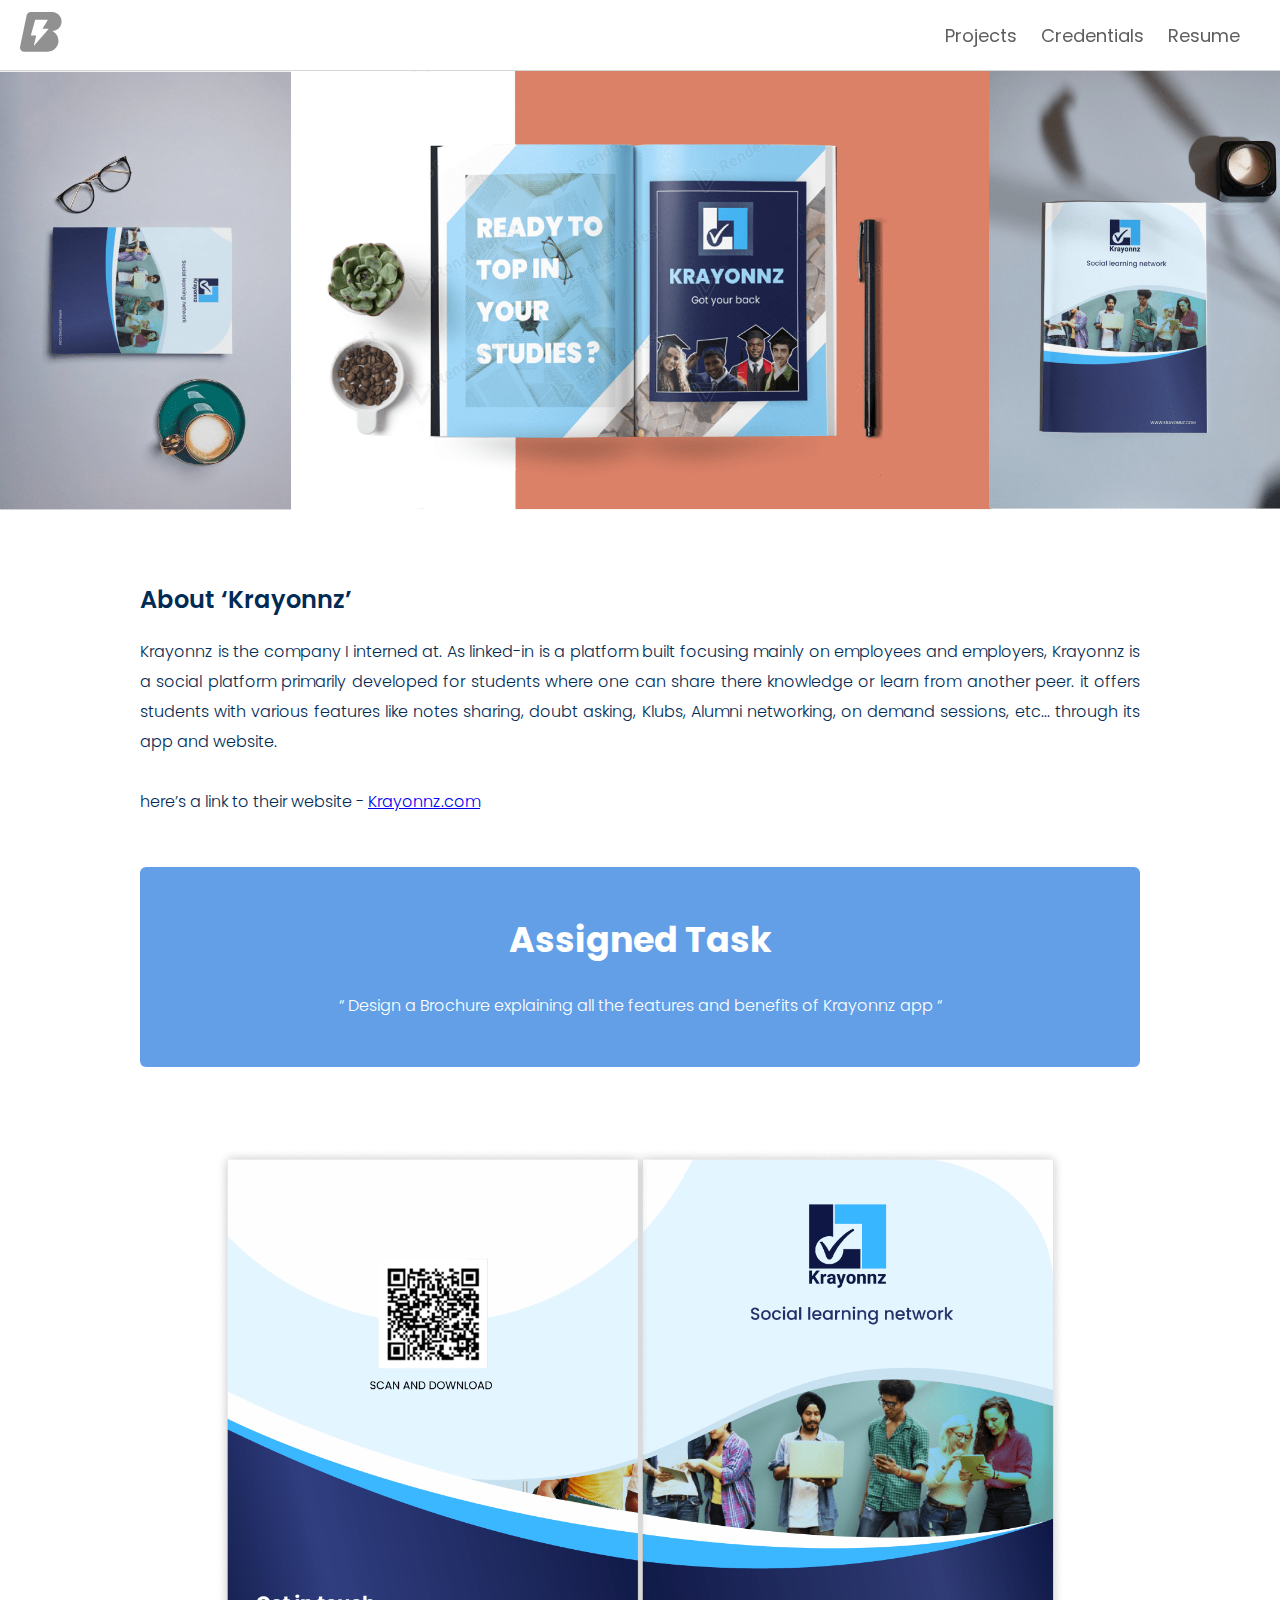
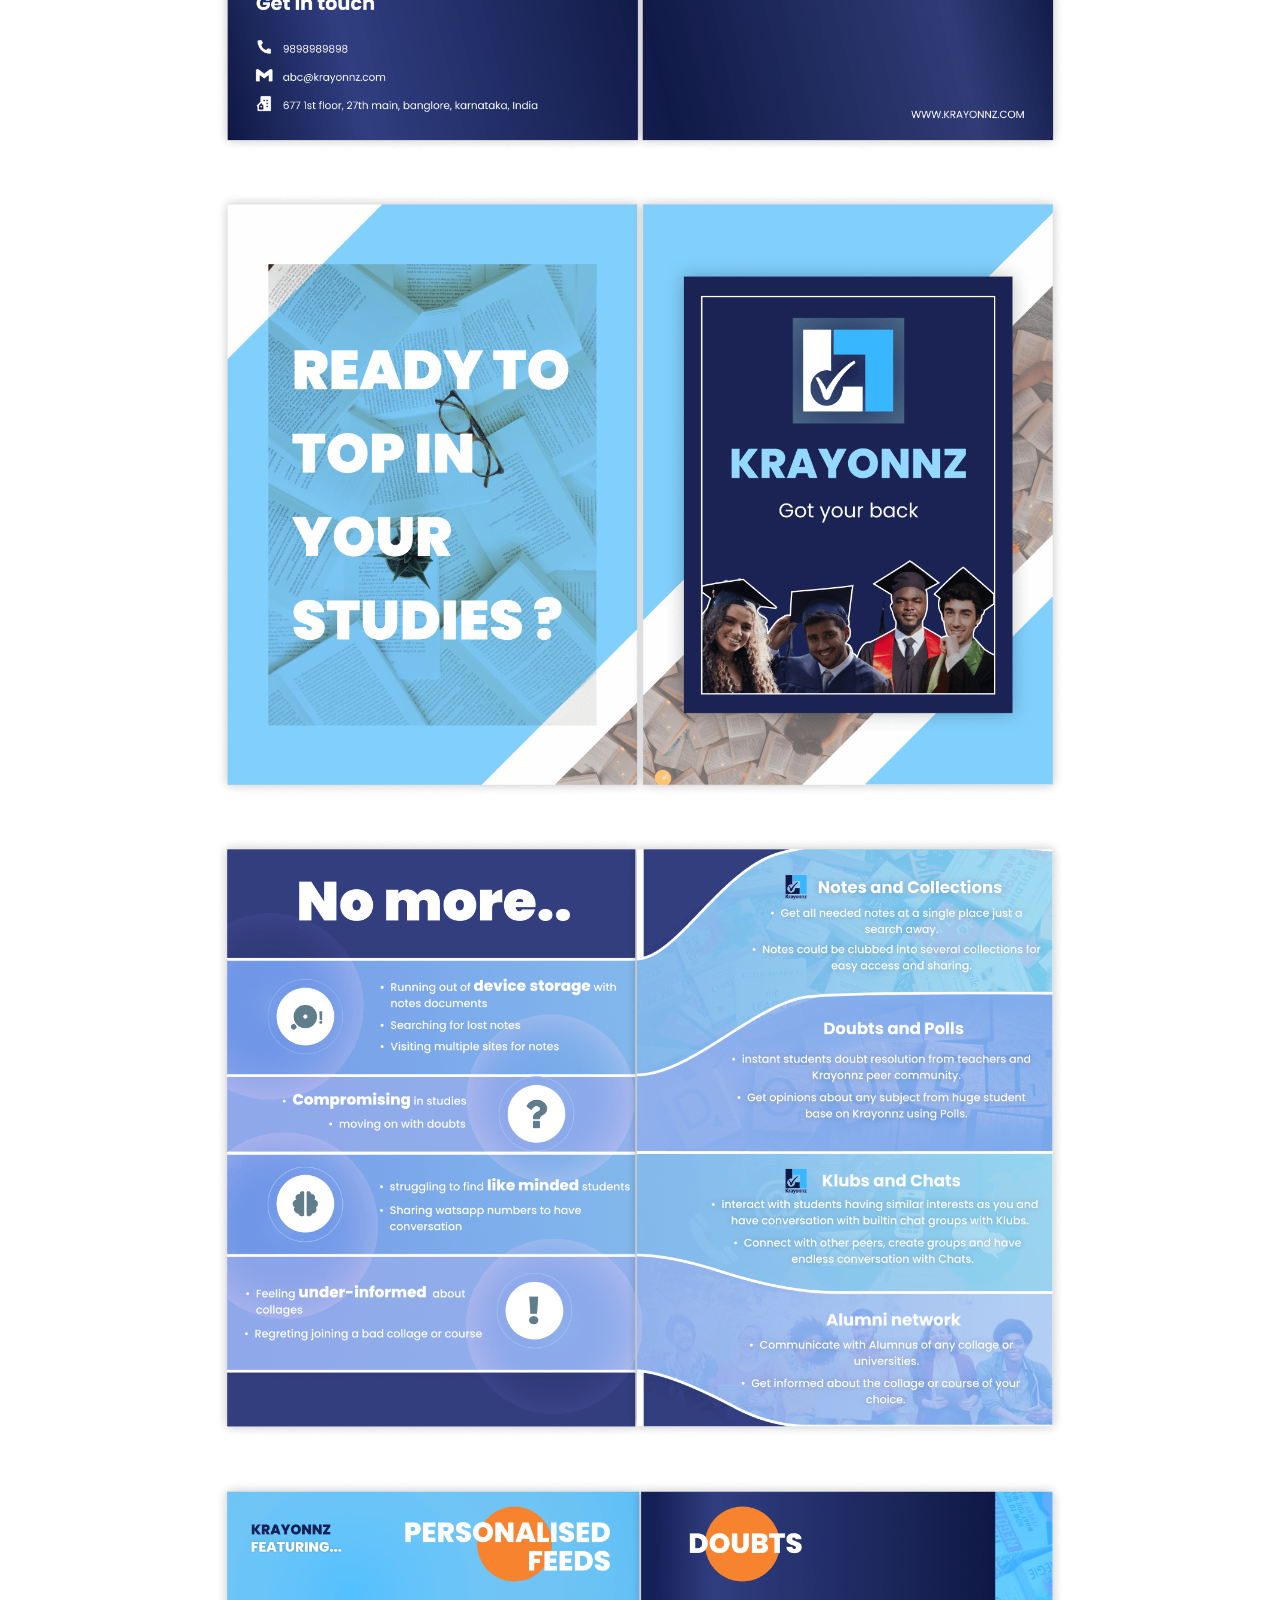
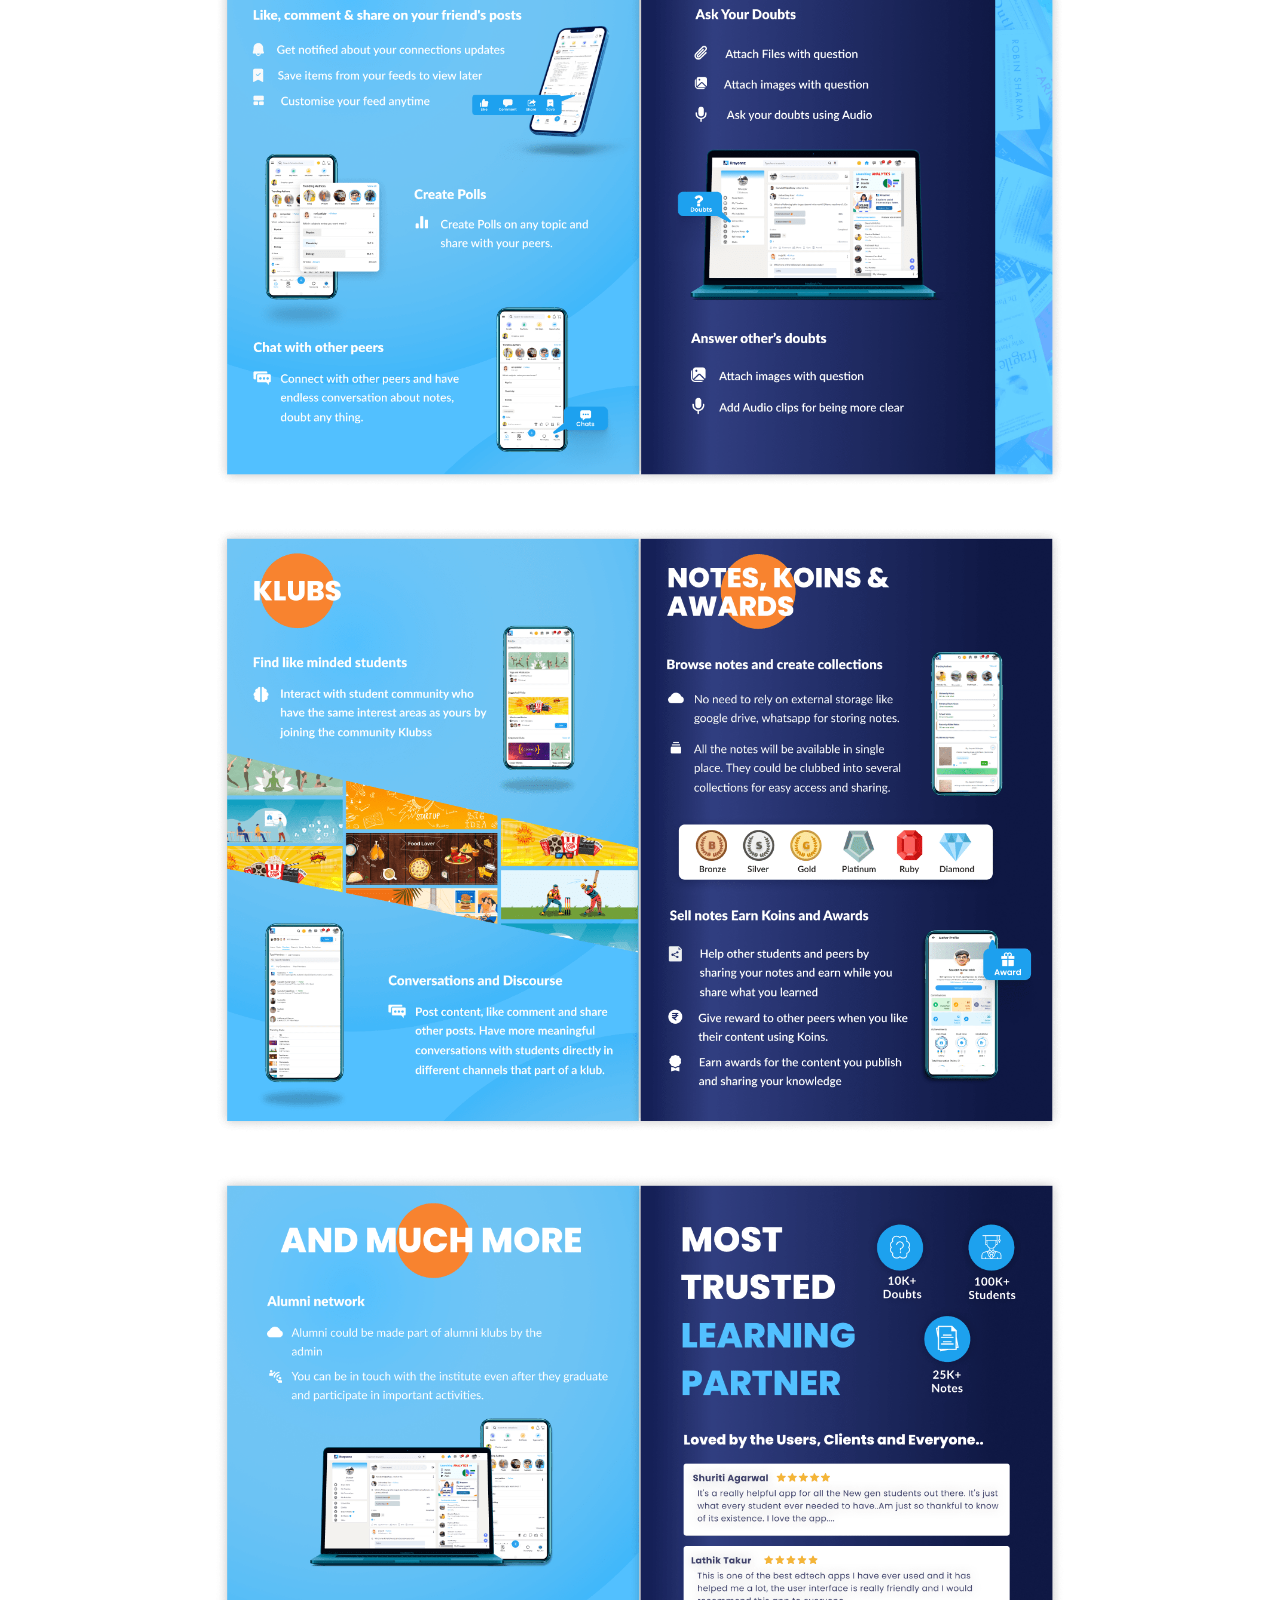
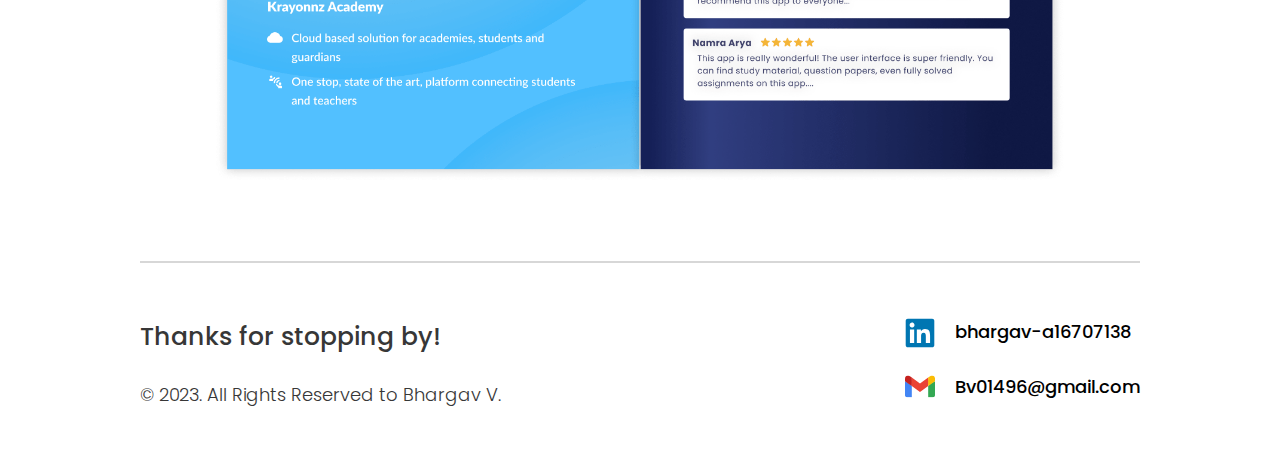
<file: projects/book-let.html>
<!DOCTYPE html>
<html lang="en">
<head>
  <!-- Google tag (gtag.js) -->
<script type="text/javascript">
  (function(c,l,a,r,i,t,y){
      c[a]=c[a]||function(){(c[a].q=c[a].q||[]).push(arguments)};
      t=l.createElement(r);t.async=1;t.src="https://www.clarity.ms/tag/"+i;
      y=l.getElementsByTagName(r)[0];y.parentNode.insertBefore(t,y);
  })(window, document, "clarity", "script", "hk8liex5x4");
</script>
    <meta charset="UTF-8">
    <meta http-equiv="X-UA-Compatible" content="IE=edge">
    <meta name="viewport" content="width=device-width, initial-scale=1.0">
    <title>Brochure design</title>
  <link rel="stylesheet" type="text/css" href="../css/book-let.css">
  <link rel="stylesheet" type="text/css" href="../css/comman.css">
  <link rel="icon" href="../new images/project 1/logo.svg" type="png">
  <link
    href="https://fonts.googleapis.com/css2?family=Poppins:ital,wght@0,100;0,200;0,300;0,400;0,500;0,600;0,700;0,800;0,900;1,100;1,300&display=swap"
    rel="stylesheet">
</head>
<body>
  <header>
    <nav class="navbar">
			<a href="/" class="logo">
				<img src="../new images/project 1/logo2.svg">
			</a>
      <div class="hamburger">
        <img src="../new images/hamburger-menu-gray.svg" alt="">
      </div>
			<div class="navcont">
				<a class="nav-link" href="../index.html#proj">Projects</a>
				<a class="nav-link" href="./credentials.html">Credentials</a>
        <a class="nav-link" target="_blank" href="https://drive.google.com/file/d/1rPjjLVpaLTO8pKuEuuFdHhMyvwhbDc-S/view?usp=drive_link">Resume</a>
        <img class="cancel" src="../new images/cancel-48.png" alt="">
			</div>
		</nav>
    <img class="hero-img" src="../new images/booklet/Hero-img.png" alt="">
  </header>
    <main>
    <h2 class="heading">About ‘Krayonnz’</h2>
    <p  class="text">
        Krayonnz is the company I interned at. As linked-in is a platform built focusing mainly on employees and employers, Krayonnz is a social platform primarily developed for students where one can share there knowledge or learn from another peer. it offers students with various features like notes sharing, doubt asking, Klubs, Alumni networking, on demand sessions, etc... through its app and website. <br><br>
        here’s a link to their website - <a target="_blank" href="https://www.krayonnz.com/">Krayonnz.com</a>   
    </p>
      <div class="big-container">
        <h1 class="big-heading">
            Assigned Task
        </h1>
        <p style="color: rgb(255, 255, 255); text-align:center; padding:0%" class="text">“ Design a Brochure explaining all the features and benefits of Krayonnz app “</p>
      </div>
      <div class="booklet-page-container">
          <img class="booklet-page" src="../new images/booklet/page-1.png" alt="">
          <img class="booklet-page" src="../new images/booklet/page-2.png" alt="">
          <img class="booklet-page" src="../new images/booklet/page-3.png" alt="">
          <img class="booklet-page" src="../new images/booklet/page-4.png" alt="">
          <img class="booklet-page" src="../new images/booklet/page-5.png" alt="">
          <img class="booklet-page" src="../new images/booklet/page-6.png" alt="">
        </div>
        <footer>
          <span>
            <p class="footp">Thanks for stopping by!</p>
            © 2023. All Rights Reserved to Bhargav V.
          </span>
          <span class="right-span">
            <div class="foot-right">
              <img src="../new images/devicon_linkedin.svg" alt="">
              <a href="https://www.linkedin.com/in/bhargav-v-a16707138/" target="_blank">bhargav-a16707138 </a>
            </div>
            <div class="foot-right">
              <img src="../new images/logos_google-gmail.svg" alt="">
              <a href="mailto:Bv01496@gmail.com" target="_blank">Bv01496@gmail.com  </a>
            </div>
      
          </span>
        </footer>
    </main>
    <script src="../comman.js"></script>
</body>
</html>
</file>
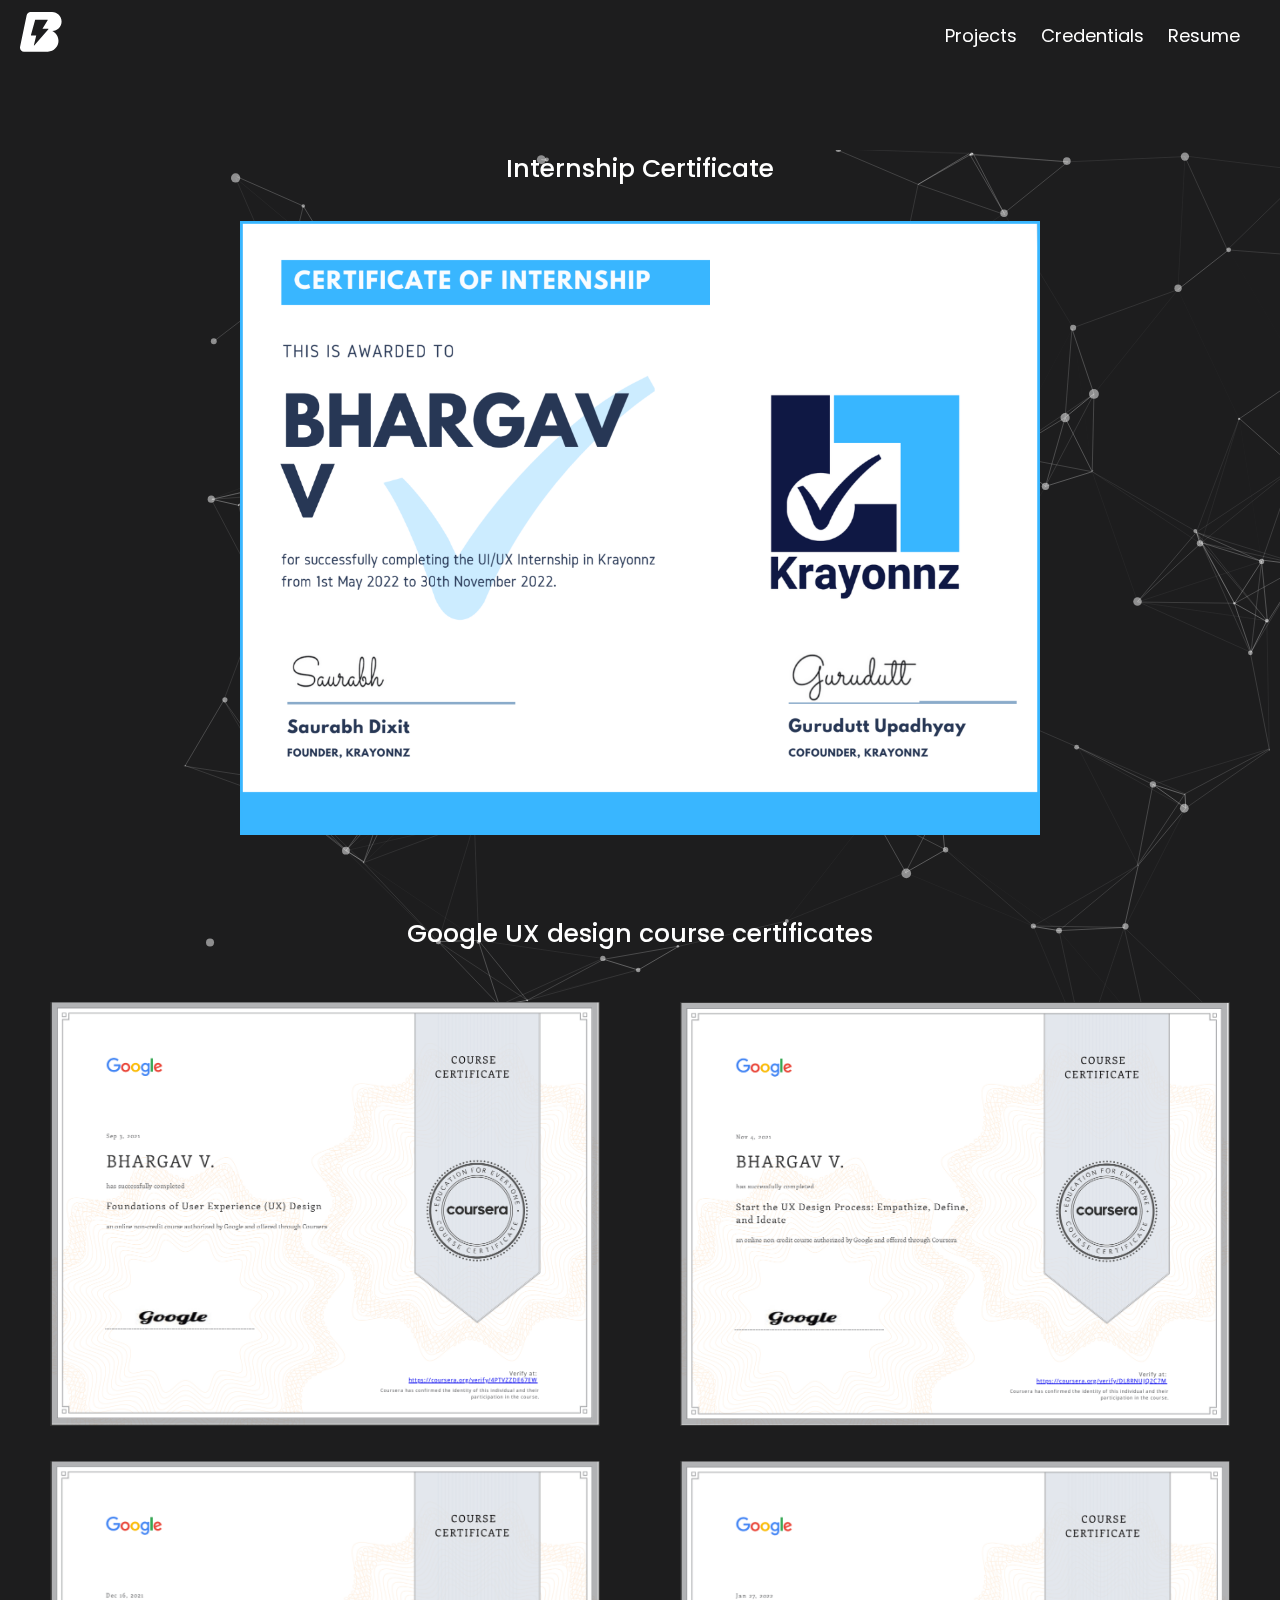
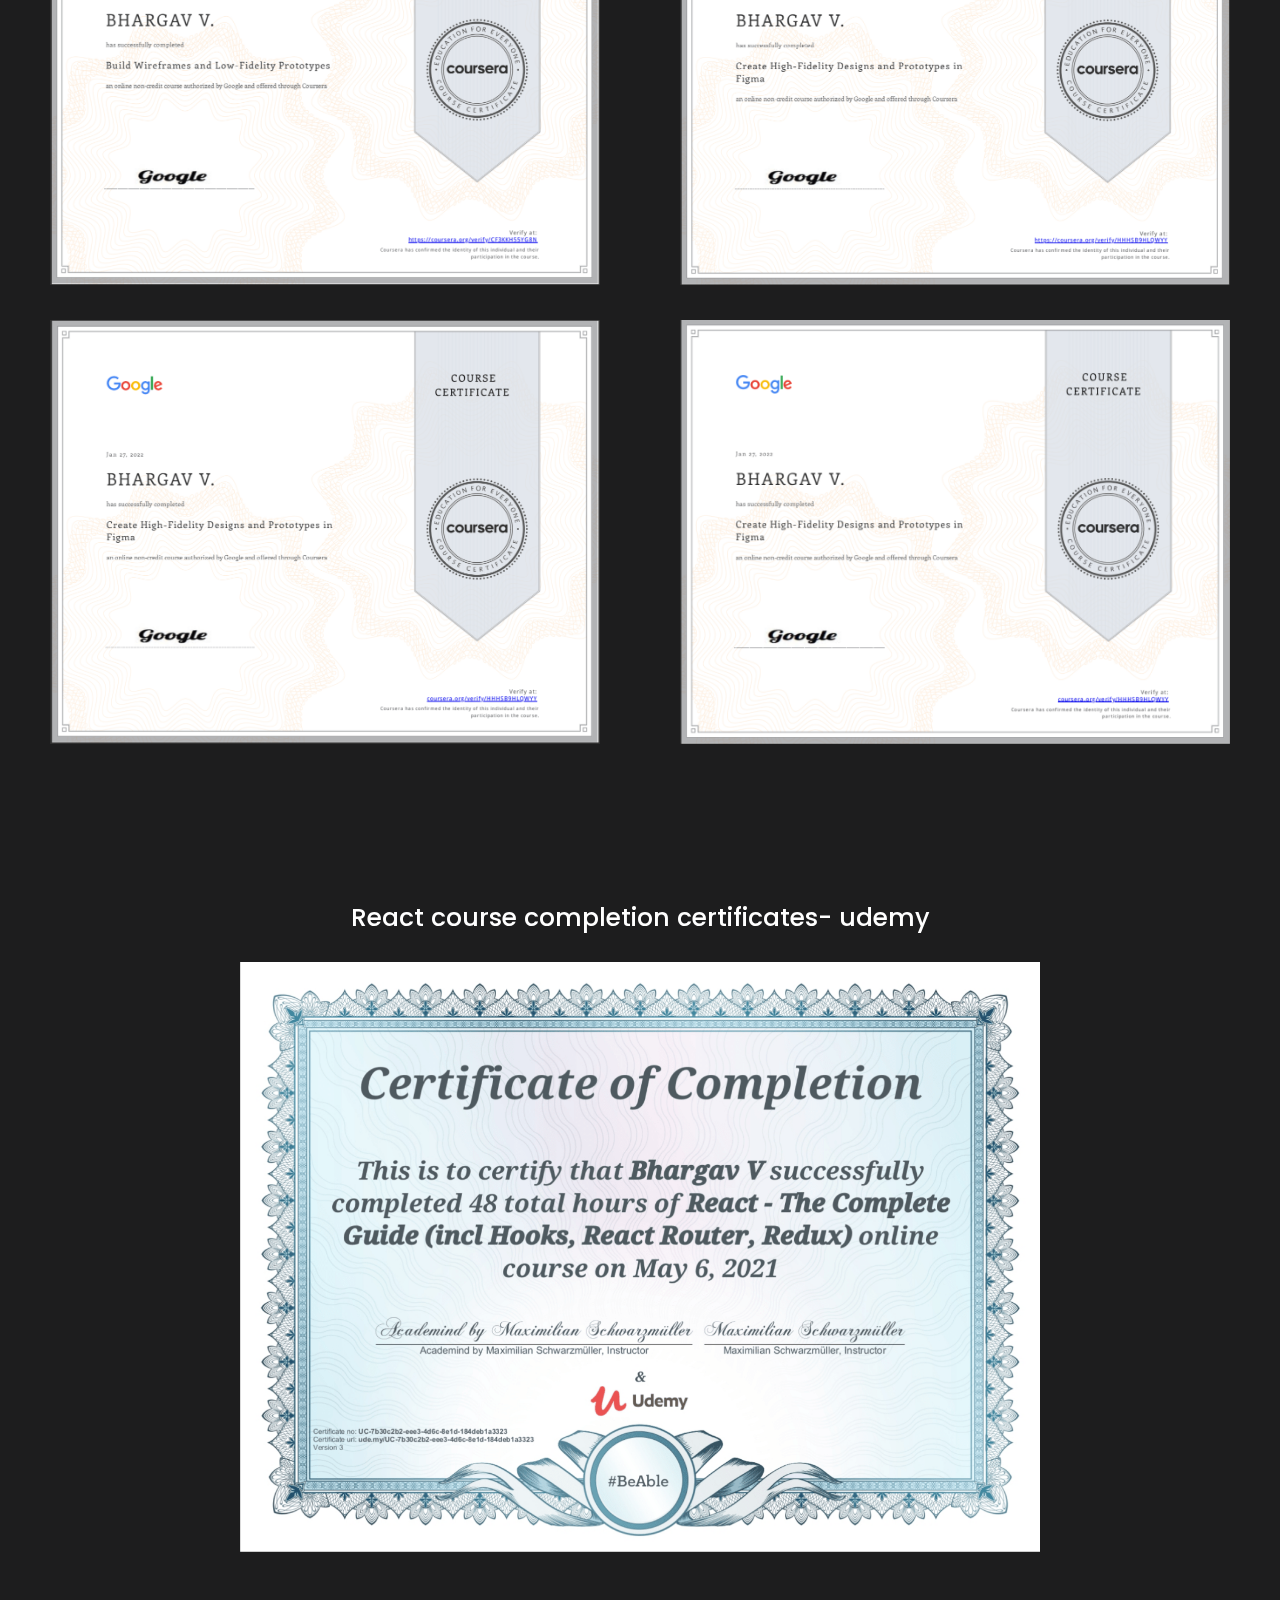
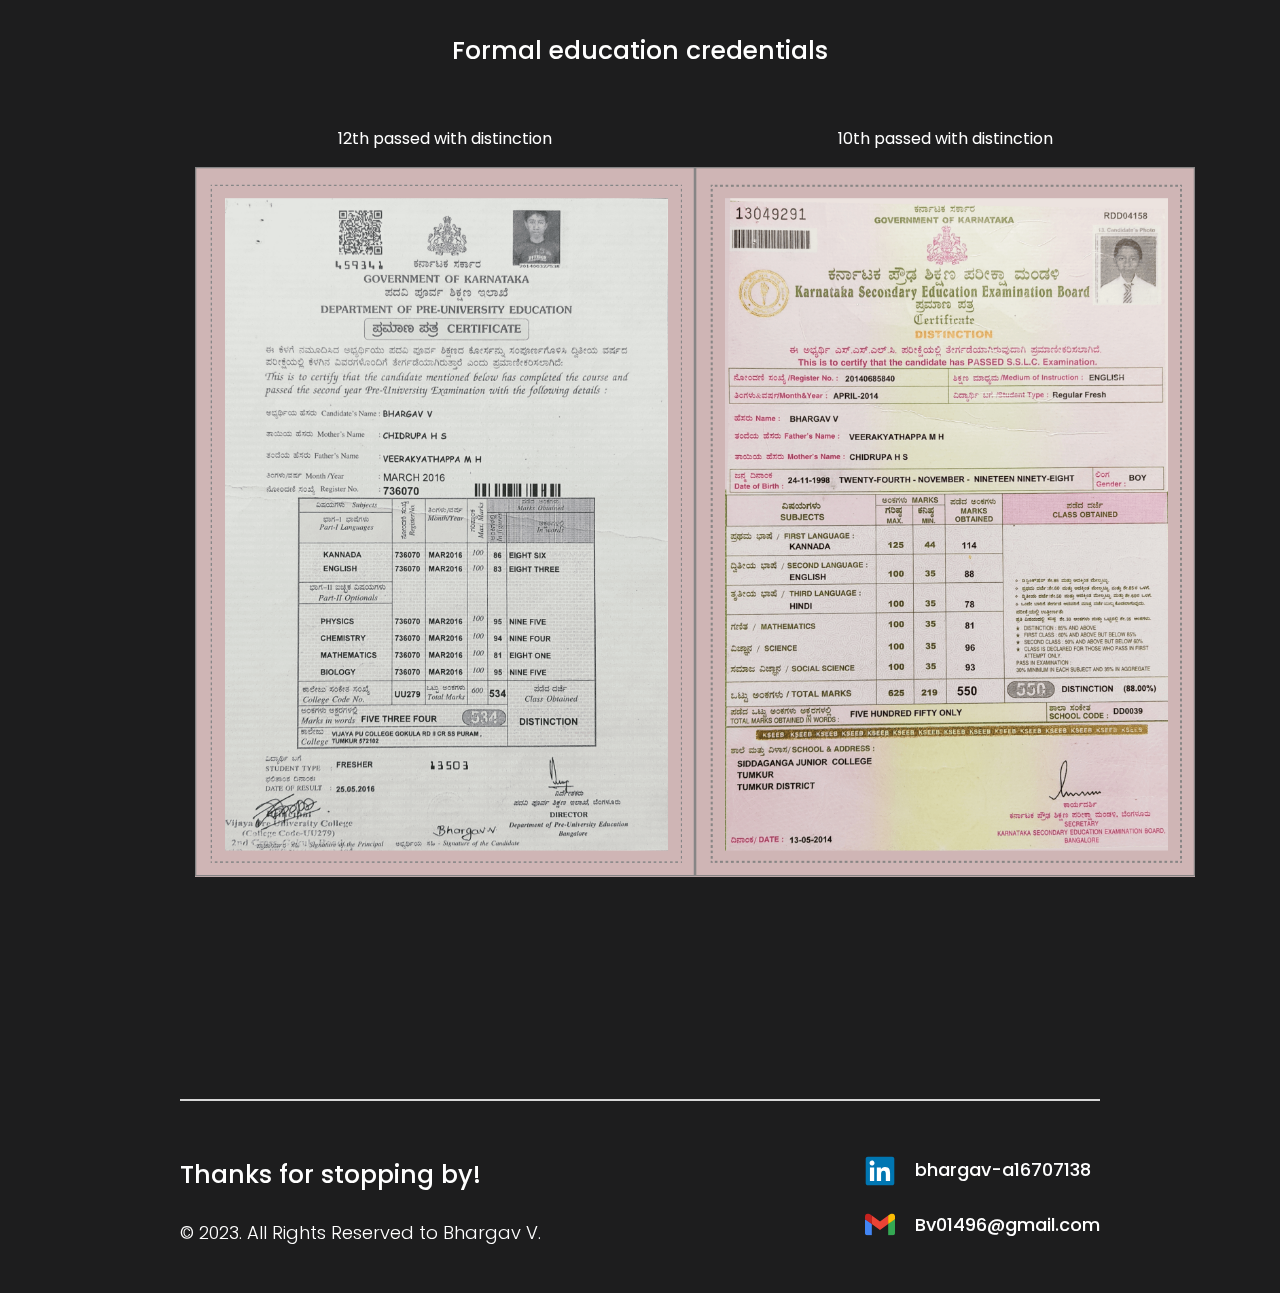
<file: projects/credentials.html>
<!DOCTYPE html>
<html>
<head>
  <title>Credentials</title>
  <link rel="stylesheet" type="text/css" href="../css/credentials.css">
  <link rel="icon" href="../new images/project 1/logo2.svg" type="png">
	<meta name="viewport" content="width=device-width, initial-scale=1">
  <link
    href="https://fonts.googleapis.com/css2?family=Poppins:ital,wght@0,100;0,200;0,300;0,400;0,500;0,600;0,700;0,800;0,900;1,100;1,300&display=swap"
    rel="stylesheet">
  
		<script type="text/javascript">
    (function(c,l,a,r,i,t,y){
        c[a]=c[a]||function(){(c[a].q=c[a].q||[]).push(arguments)};
        t=l.createElement(r);t.async=1;t.src="https://www.clarity.ms/tag/"+i;
        y=l.getElementsByTagName(r)[0];y.parentNode.insertBefore(t,y);
    })(window, document, "clarity", "script", "hk8liex5x4");
</script>
</head>
<body>
	<header>
    <nav style="background-color: transparent; border: none;" class="navbar">
			<a href="/" class="logo">
				<img src="../new images/project 1/logo.svg">
			</a>
      <div class="hamburger">
        <img src="../new images/hamburger-menu (2).svg" alt="">
      </div>
			<div class="navcont">
				<a class="nav-link" href="../index.html#proj">Projects</a>
				<a class="nav-link" href="./credentials.html">Credentials</a>
        <a class="nav-link" target="_blank" href="https://drive.google.com/file/d/1rPjjLVpaLTO8pKuEuuFdHhMyvwhbDc-S/view?usp=drive_link">Resume</a>
        <img class="cancel" src="../new images/cancel-50.png" alt="">
			</div>
		</nav>
  </header>
  <main>
    <div id="particles-js"></div>   
    <h4 class="sub-h">Internship Certificate</h4>
    <img class="int-cir" src="../new images/credentials/Frame 1158 (2).png" alt="">

    <h4 class="sub-h">Google UX design course certificates</h4>
    <div class="google-certificates">
      <img class="l" src="../new images/credentials/Coursera-Foundations of User Experience (UX) Design.png" alt="">
      <img class="r" src="../new images/credentials/Coursera-Start the UX Design Process Empathize Define and Ideate.png" alt="">
      <img class="l" src="../new images/credentials/Coursera- Build Wireframes and Low-Fidelity Prototypes.png" alt="">
      <img class="r" src="../new images/credentials/Coursera- Create High-Fidelity Designs and Prototypes in Figma.png" alt="">
      <img class="l" src="../new images/credentials/Coursera- Responsive Web Design in Adobe XD.png" alt="">
      <img class="r" src="../new images/credentials/Mask group.png" alt="">
    </div>
    <h3 class="sub-h">React course completion certificates- udemy</h3>
    <img src="../new images/credentials/react course complition cirtificates- udemy.png" alt="" class="int-cir">
    <h3 class="sub-h">Formal education credentials</h3>
    <div id="Pr" class="qualification-certificates">
      <span>
        <p class="text">12th passed with distinction</p>
        <img  class="marksCard" src="../new images/credentials/12th markscard.png" alt="">
      </span>
      <span>
        <p class="text">10th passed with distinction</p>
      <img class="marksCard" src="../new images/credentials/10th markscard.png" alt="">
      </span>
    </div>
    <footer>
      <span>
        <p class="footp">Thanks for stopping by!</p>
        © 2023. All Rights Reserved to Bhargav V.
      </span>
      <span class="right-span">
        <div class="foot-right">
          <img src="../new images/devicon_linkedin.svg" alt="">
          <a href="https://www.linkedin.com/in/bhargav-v-a16707138/" target="_blank">bhargav-a16707138 </a>
        </div>
        <div class="foot-right">
          <img src="../new images/logos_google-gmail.svg" alt="">
          <a href="mailto:Bv01496@gmail.com" target="_blank">Bv01496@gmail.com  </a>
        </div>
  
      </span>
    </footer>
  </main>

  </body>
  <script type="text/javascript" src="../particles.js"></script>
  <script type="text/javascript" src="../app.js"></script>

  </html>
</file>
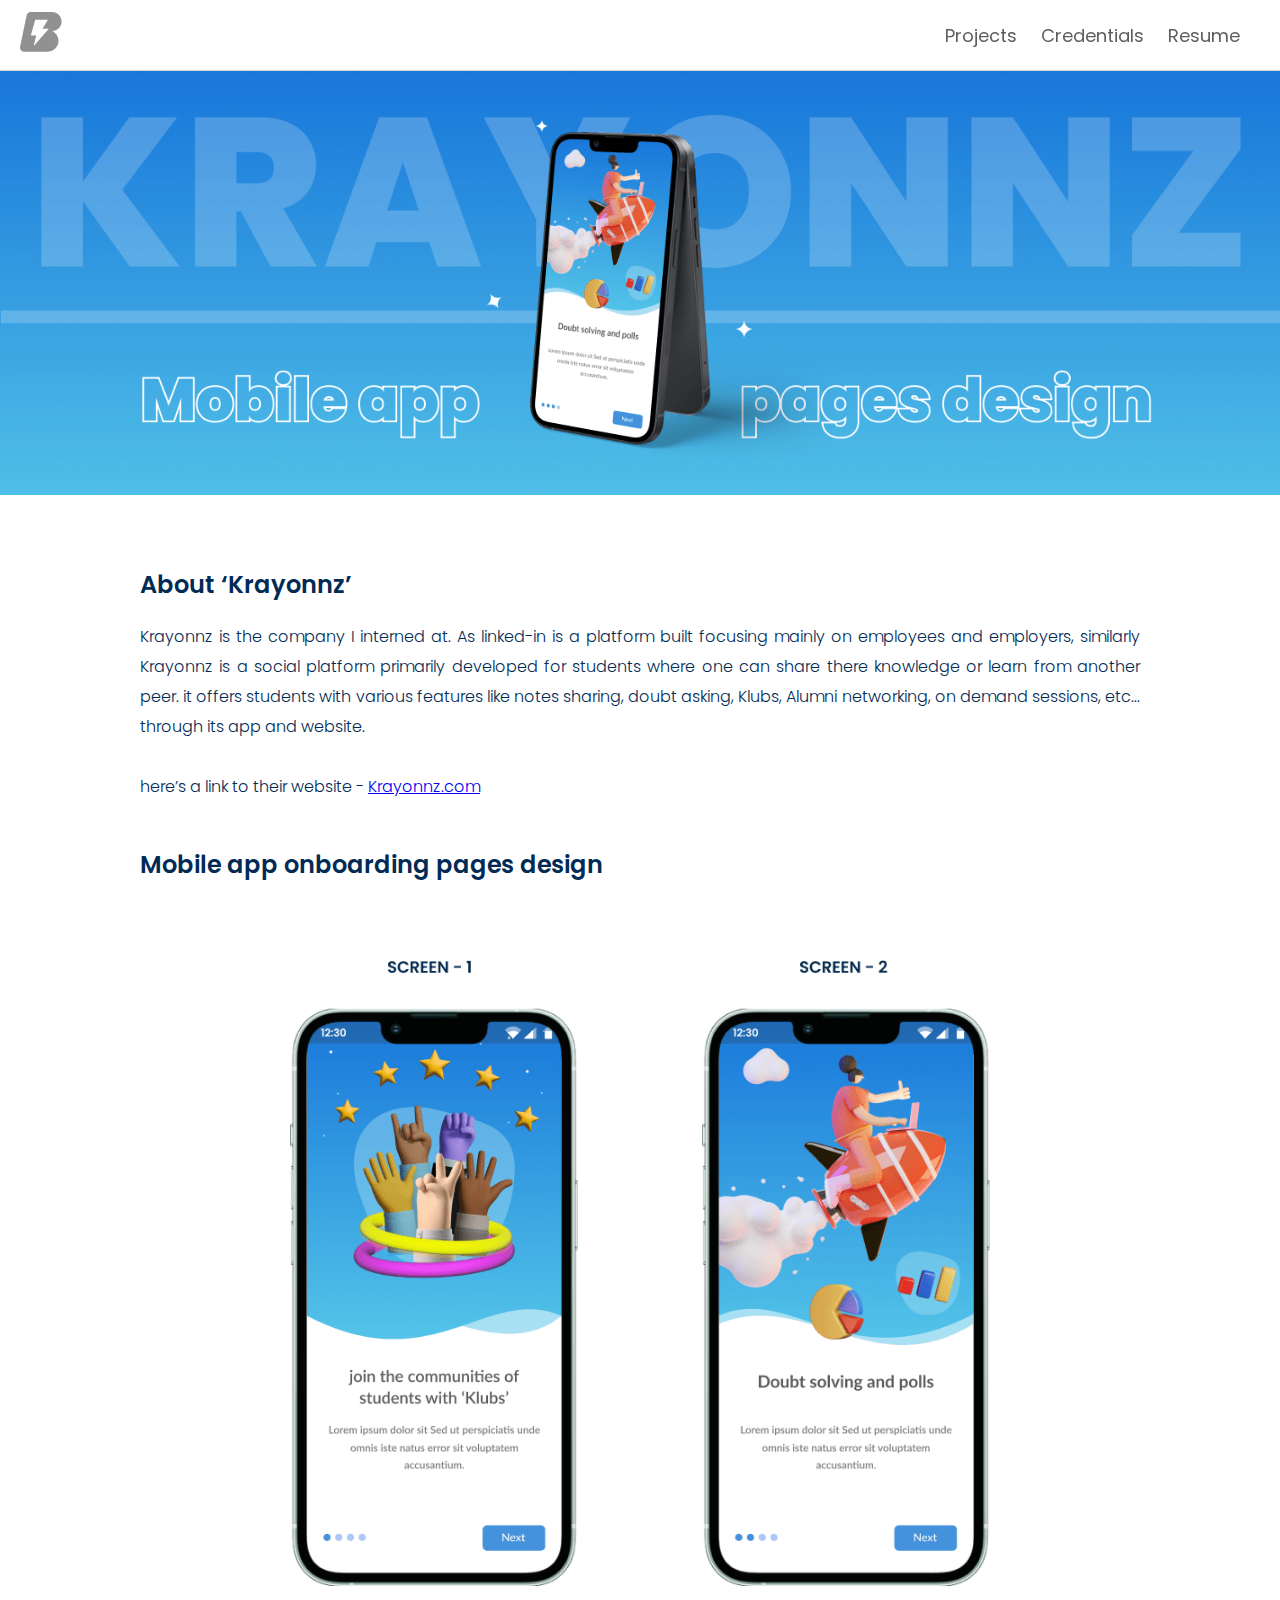
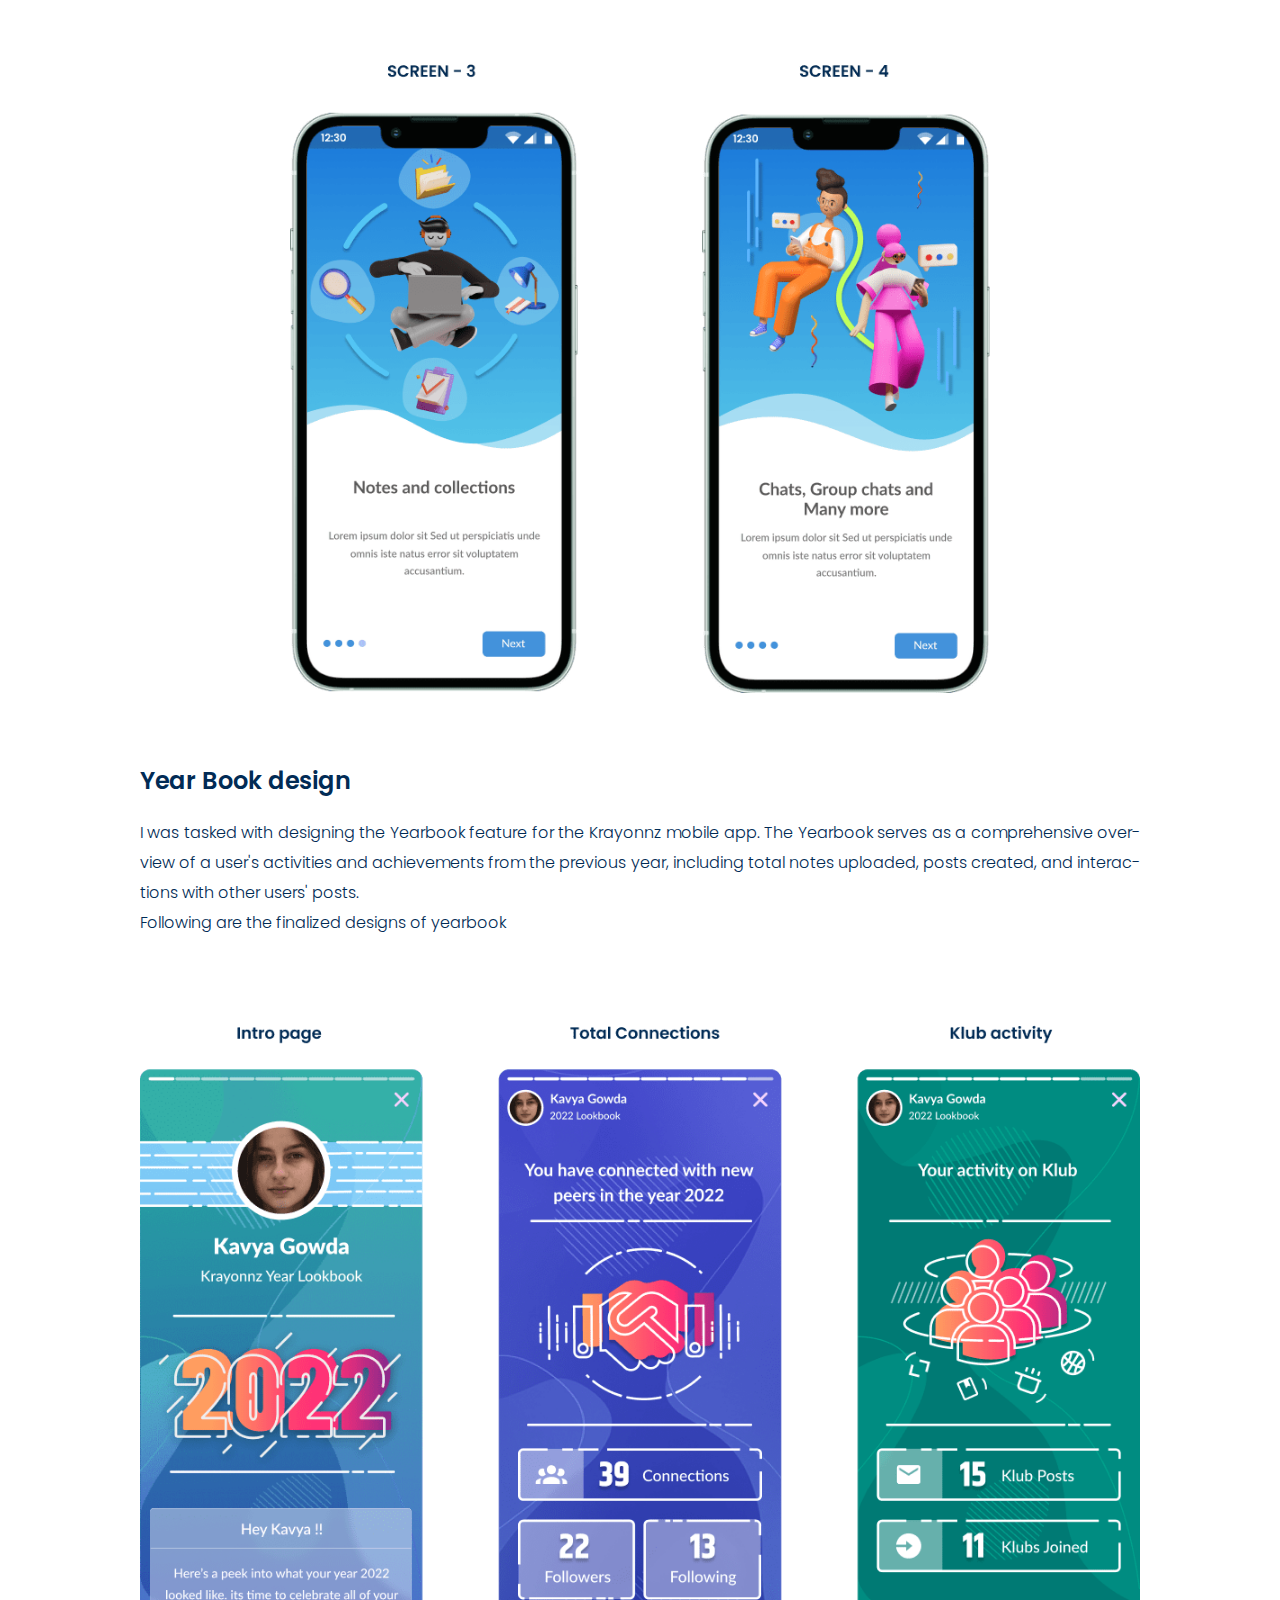
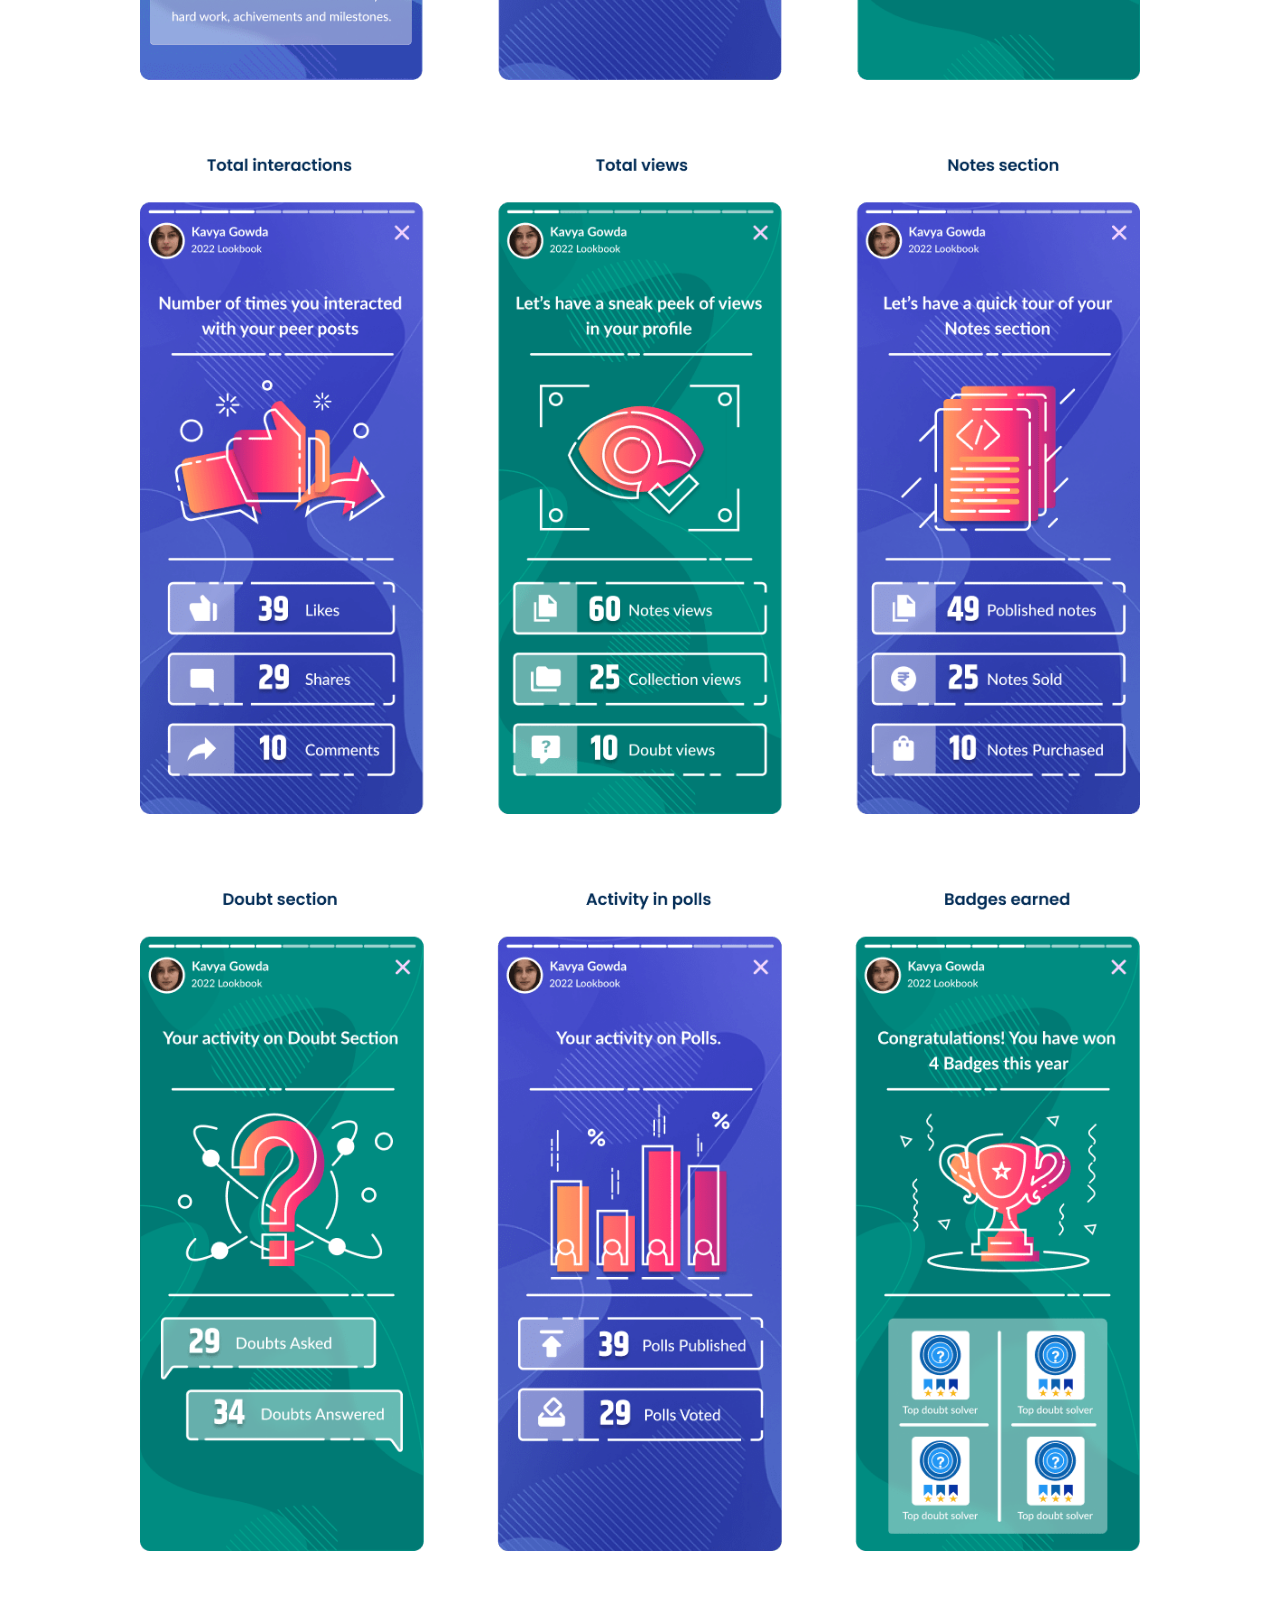
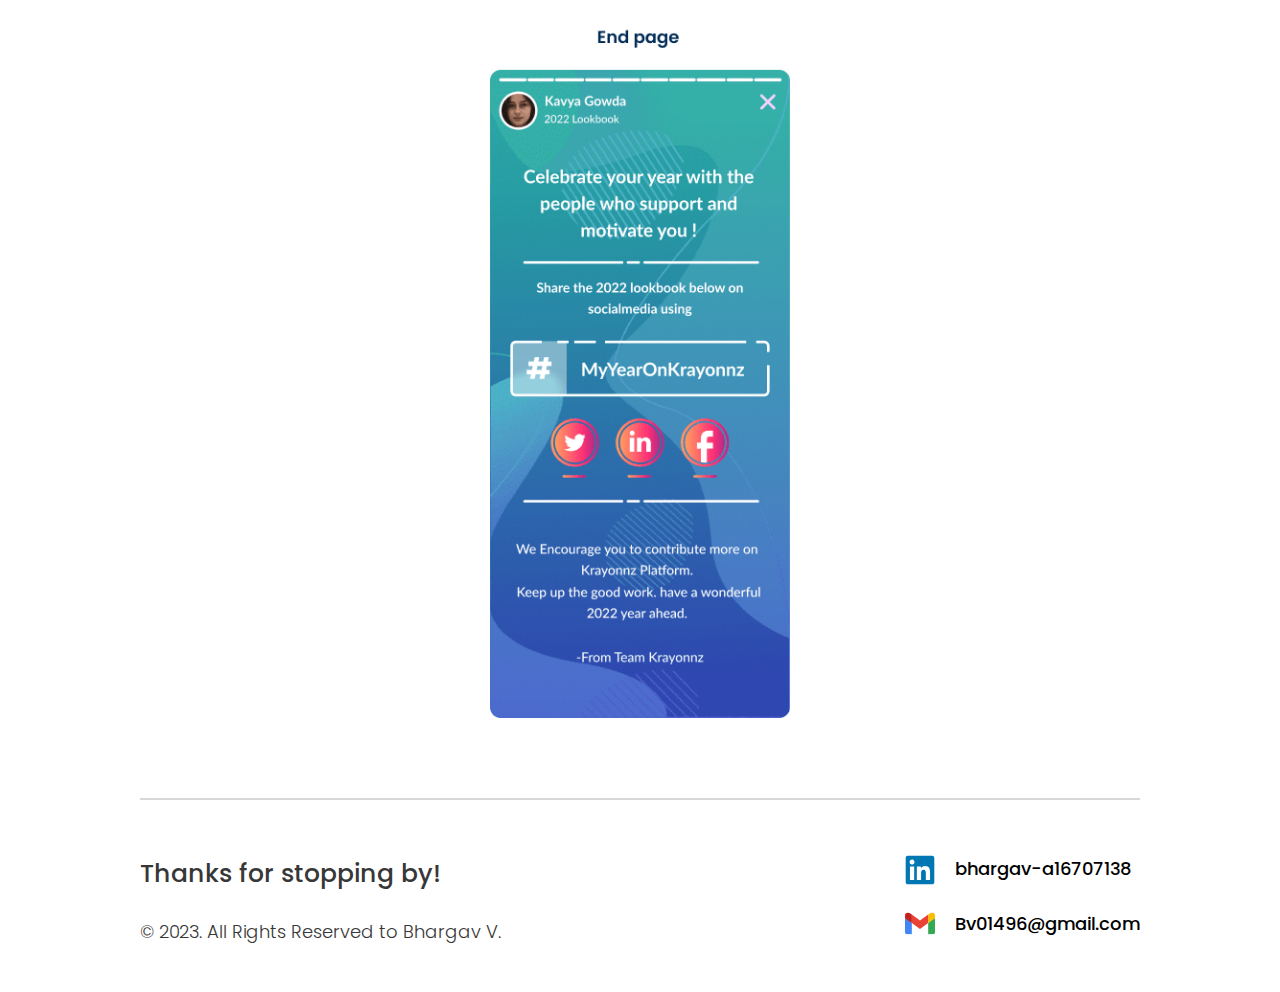
<file: projects/mobile-designs.html>
<!DOCTYPE html>
<html lang="en">
<head>
  <meta charset="UTF-8">
  <meta http-equiv="X-UA-Compatible" content="IE=edge">
    <meta name="viewport" content="width=device-width, initial-scale=1.0">
   <link rel="icon" href="../new images/project 1/logo.svg" type="png">
   <title>Krayonnz mobile app</title>
  <link rel="stylesheet" type="text/css" href="../css/mobile-designs.css">
  <link rel="stylesheet" type="text/css" href="../css/comman.css">
  <link rel="icon" href="./images/logo.svg" type="png">
  <link
  href="https://fonts.googleapis.com/css2?family=Poppins:ital,wght@0,100;0,200;0,300;0,400;0,500;0,600;0,700;0,800;0,900;1,100;1,300&display=swap"
  rel="stylesheet">

<script type="text/javascript">
  (function(c,l,a,r,i,t,y){
      c[a]=c[a]||function(){(c[a].q=c[a].q||[]).push(arguments)};
      t=l.createElement(r);t.async=1;t.src="https://www.clarity.ms/tag/"+i;
      y=l.getElementsByTagName(r)[0];y.parentNode.insertBefore(t,y);
  })(window, document, "clarity", "script", "hk8liex5x4");
</script>
</head>
<body>
  <header>
  <nav class="navbar">
    <a href="/" class="logo">
      <img src="../new images/project 1/logo2.svg">
    </a>
    <div class="hamburger">
      <img src="../new images/hamburger-menu-gray.svg" alt="">
    </div>
    <div class="navcont">
      <a class="nav-link" href="../index.html#proj">Projects</a>
      <a class="nav-link" href="./credentials.html">Credentials</a>
      <a class="nav-link" target="_blank" href="https://drive.google.com/file/d/1rPjjLVpaLTO8pKuEuuFdHhMyvwhbDc-S/view?usp=drive_link">Resume</a>
      <img class="cancel" src="../new images/cancel-48.png" alt="">
    </div>
  </nav>
  <img class="hero-img" src="../new images/mobile designs/Frame 1135.png" alt="">
</header>
    <main>
    <h2 class="heading">About ‘Krayonnz’</h2>
    <p  class="text">
        Krayonnz is the company I interned at. As linked-in is a platform built focusing mainly on employees and employers, similarly Krayonnz is a social platform primarily developed for students where one can share there knowledge or learn from another peer. it offers students with various features like notes sharing, doubt asking, Klubs, Alumni networking, on demand sessions, etc... through its app and website. <br><br>
        here’s a link to their website - <a target="_blank" href="https://www.krayonnz.com/">Krayonnz.com</a>   
    </p>

    <h2 class="heading">Mobile app onboarding pages design</h2>
    <img style="width: 70%; margin-top: 70px" src="../new images/mobile designs/Frame 1137.png" alt="">
    <img style="width: 70%; margin-top: 70px; margin-bottom: 70px" src="../new images/mobile designs/Frame 1138.png" alt="">
    
    <h2 class="heading">Year Book design</h2>
    <p  class="text">
        I was tasked with designing the Yearbook feature for the Krayonnz mobile app. The Yearbook serves as a comprehensive overview of a user's activities and achievements from the previous year, including total notes uploaded, posts created, and interactions with other users' posts. <br>
        Following are the finalized designs of yearbook
    </p>
    <img style="margin-top: 70px;" src="../new images/mobile designs/Frame 1139.png" alt="">
    <img  style="margin-top: 70px;" src="../new images/mobile designs/Frame 1140.png" alt="">
    <img  style="margin-top: 70px;" src="../new images/mobile designs/Frame 1141.png" alt="">
    <img  style="margin-top: 70px; width: 30%" src="../new images/mobile designs/Frame 1142.png" alt="">
    
    <footer>
      <span>
        <p class="footp">Thanks for stopping by!</p>
        © 2023. All Rights Reserved to Bhargav V.
      </span>
      <span class="right-span">
        <div class="foot-right">
          <img src="../new images/devicon_linkedin.svg" alt="">
          <a href="https://www.linkedin.com/in/bhargav-v-a16707138/" target="_blank">bhargav-a16707138 </a>
        </div>
        <div class="foot-right">
          <img src="../new images/logos_google-gmail.svg" alt="">
          <a href="mailto:Bv01496@gmail.com" target="_blank">Bv01496@gmail.com  </a>
        </div>
  
      </span>
    </footer>
      
    </main>
<script src="../comman.js"></script>
</body>
</html>
</file>
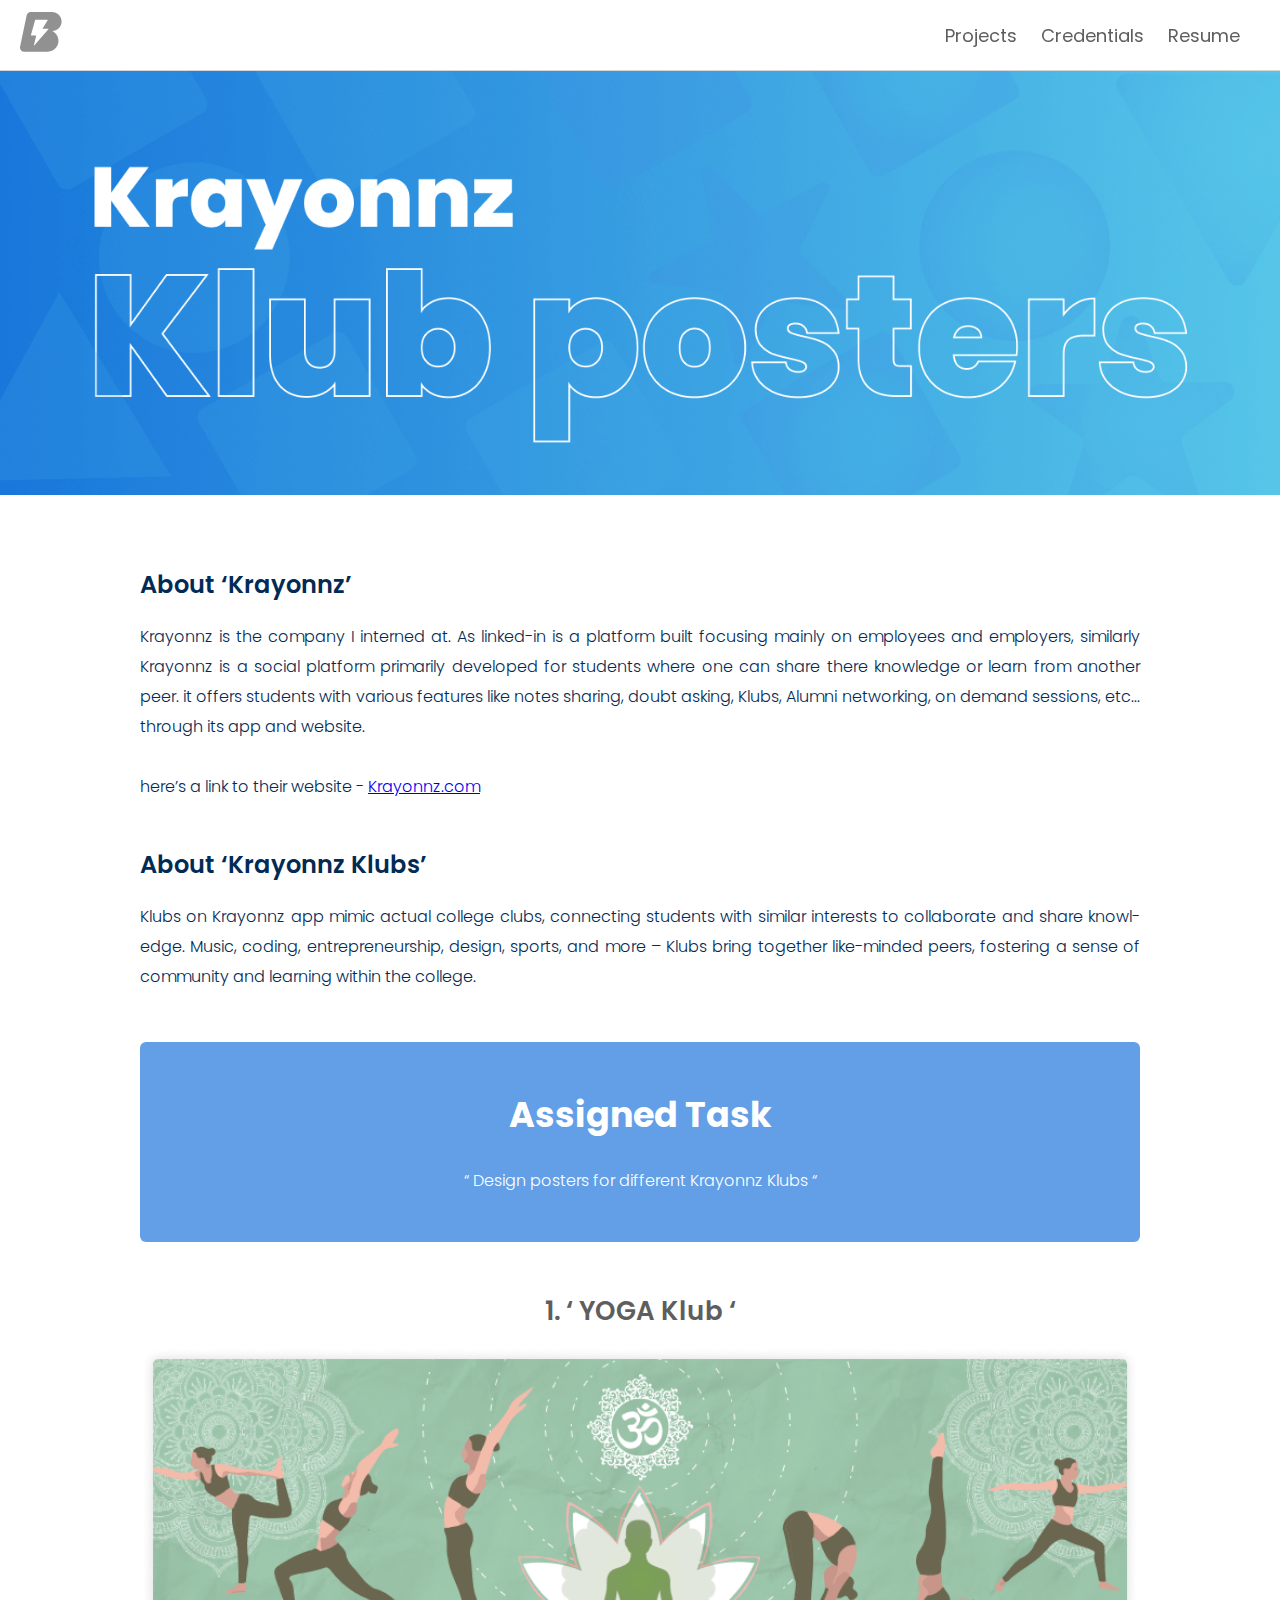
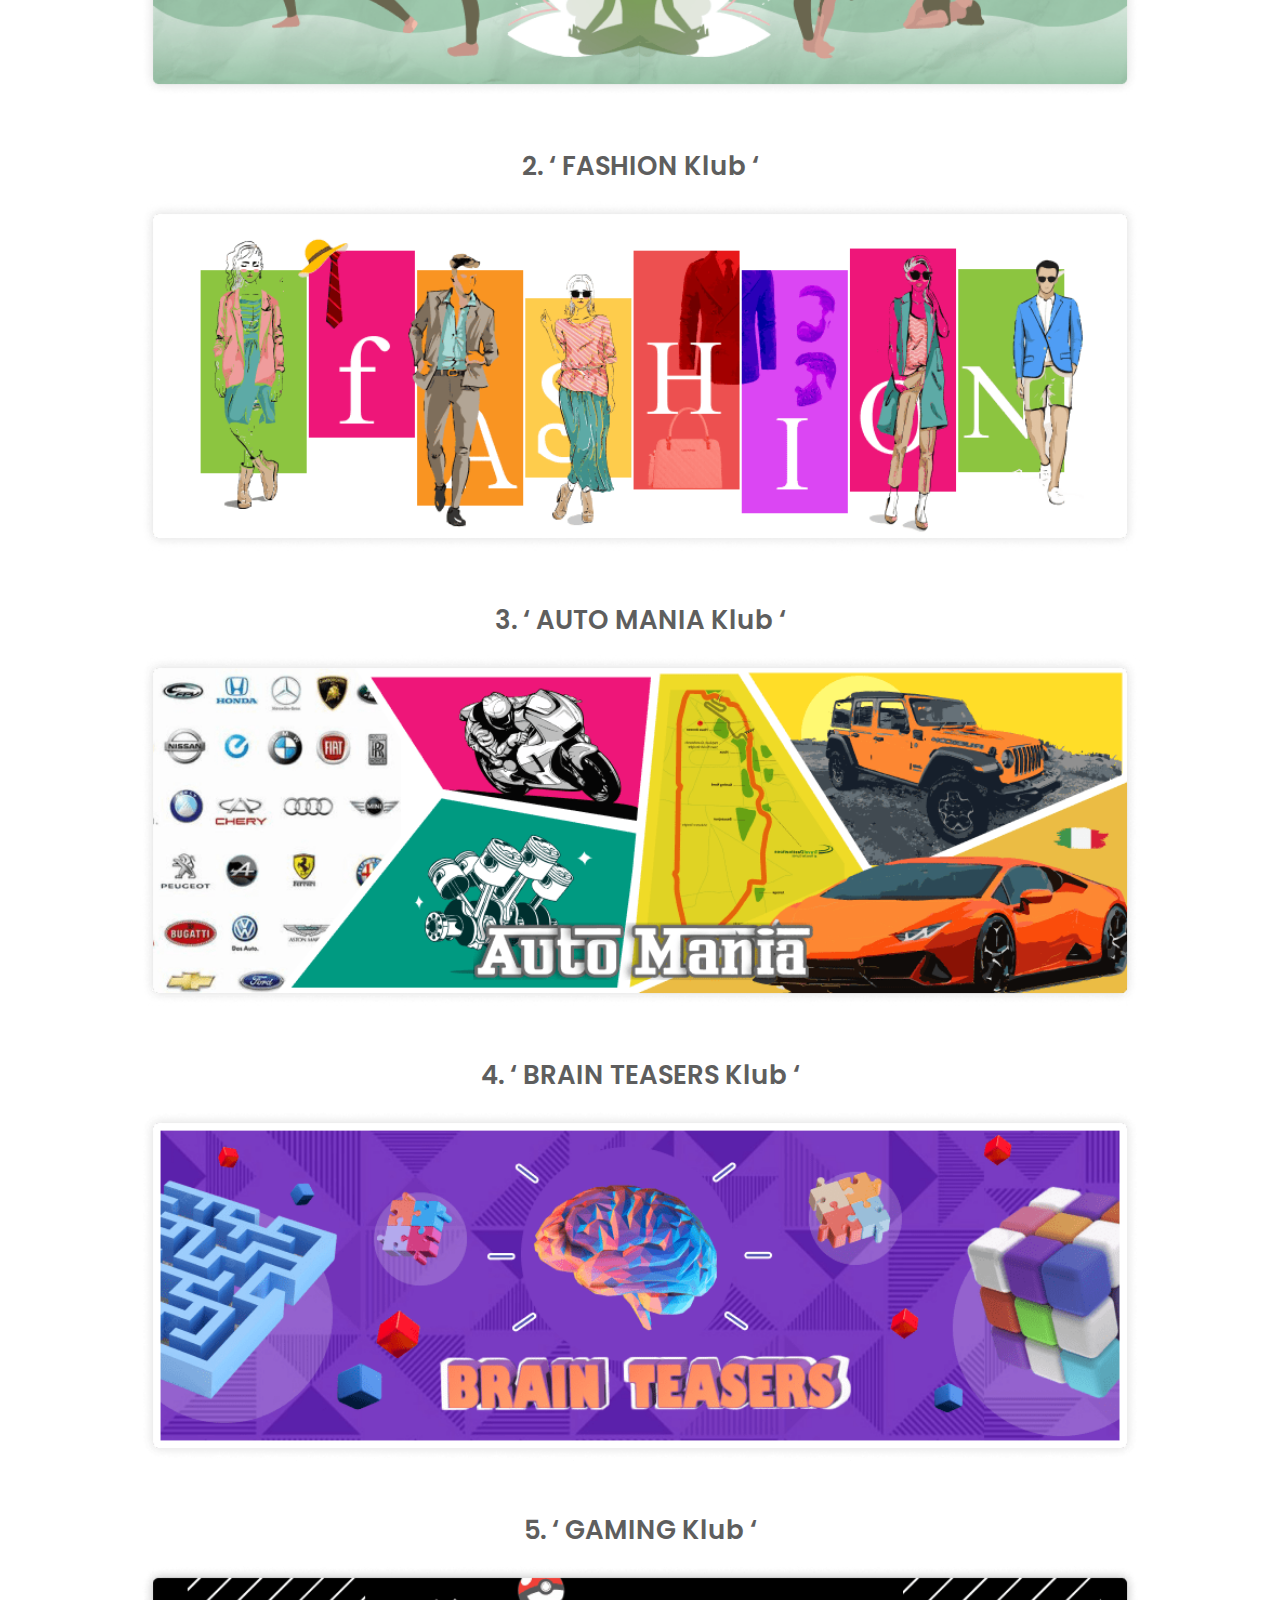
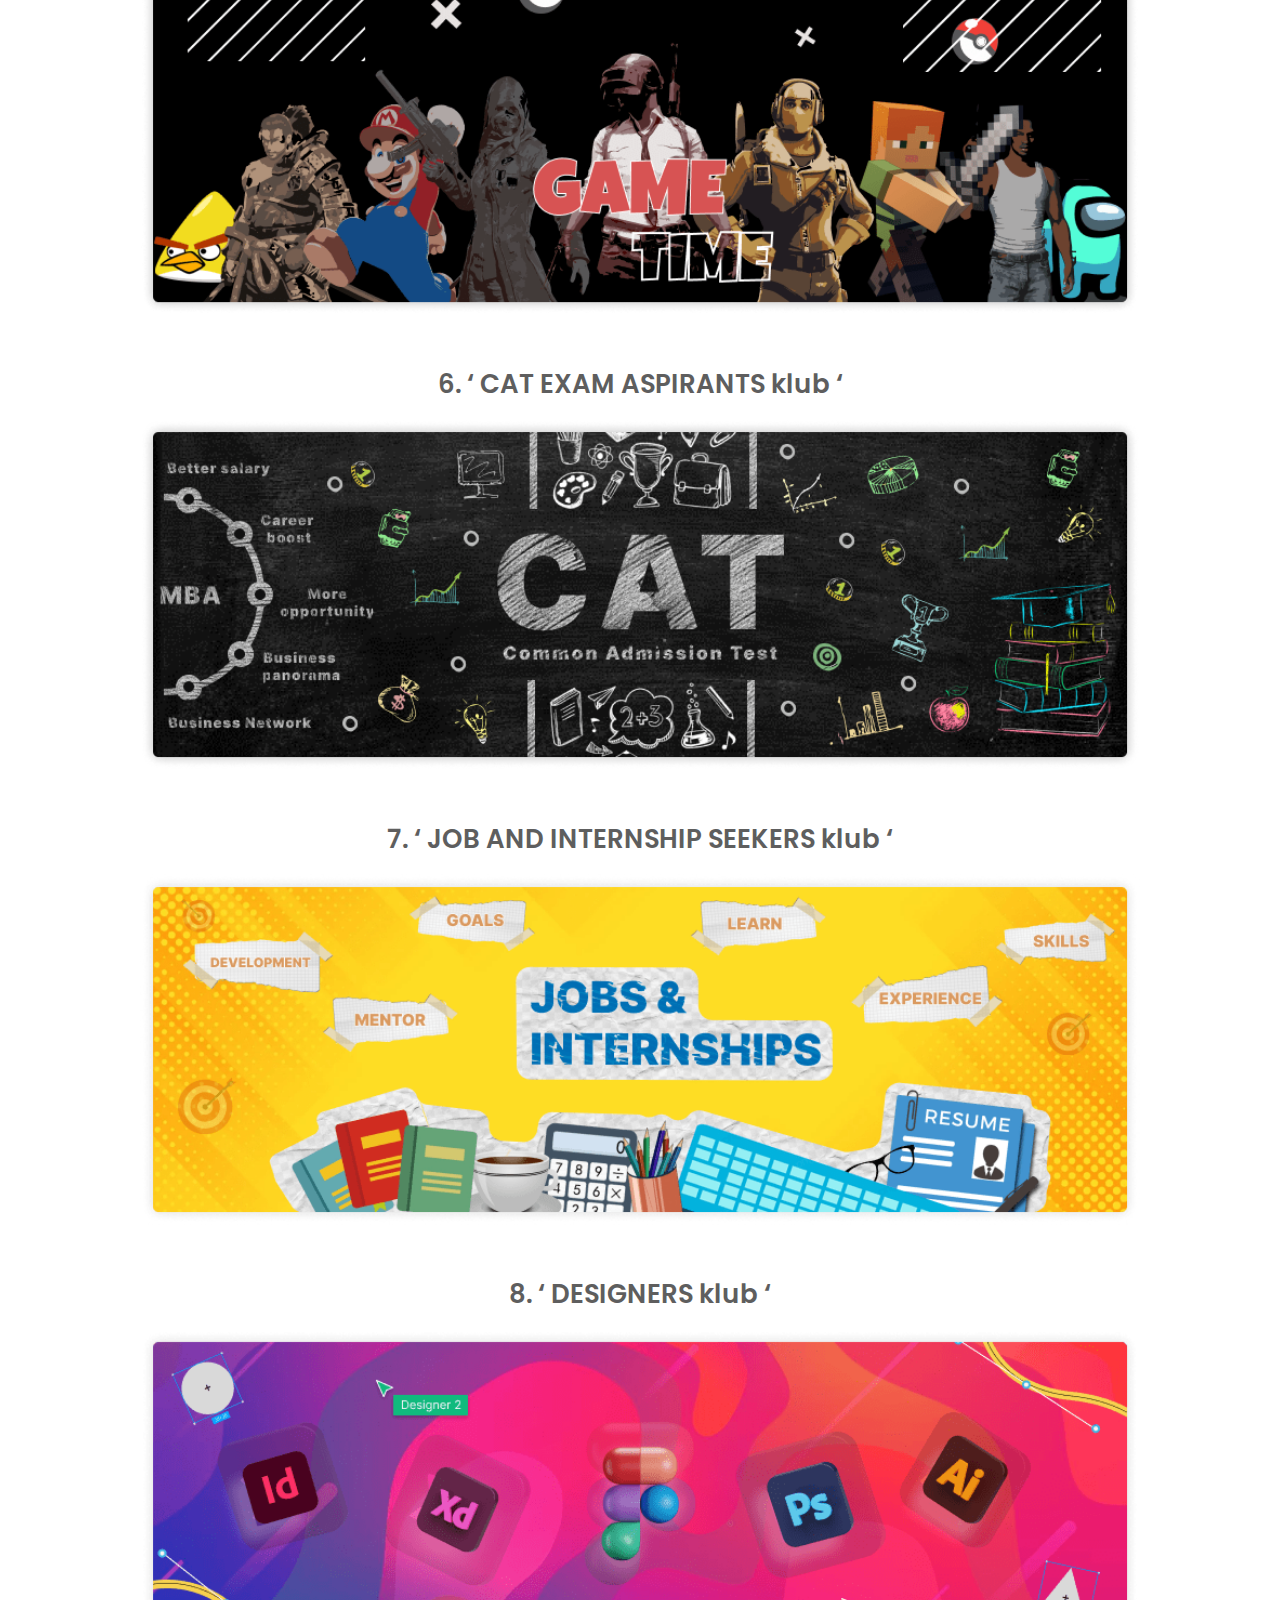
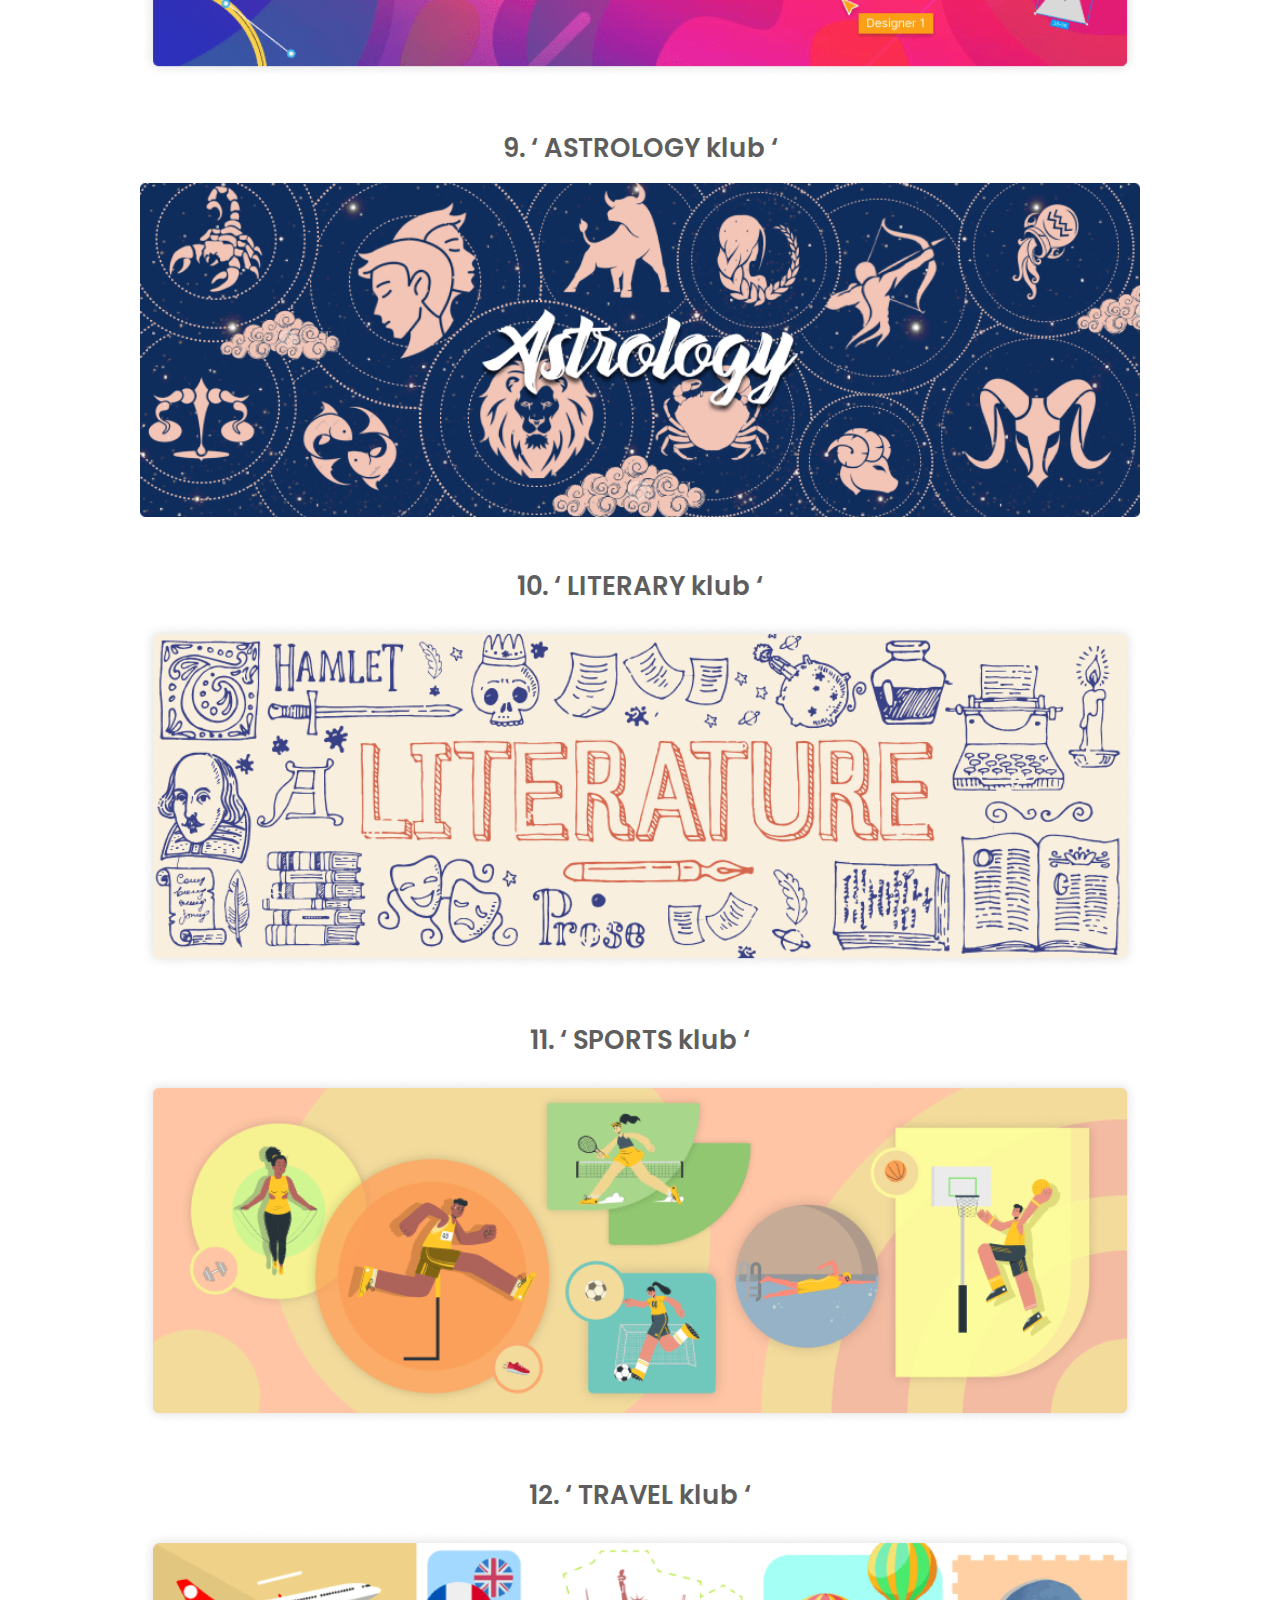
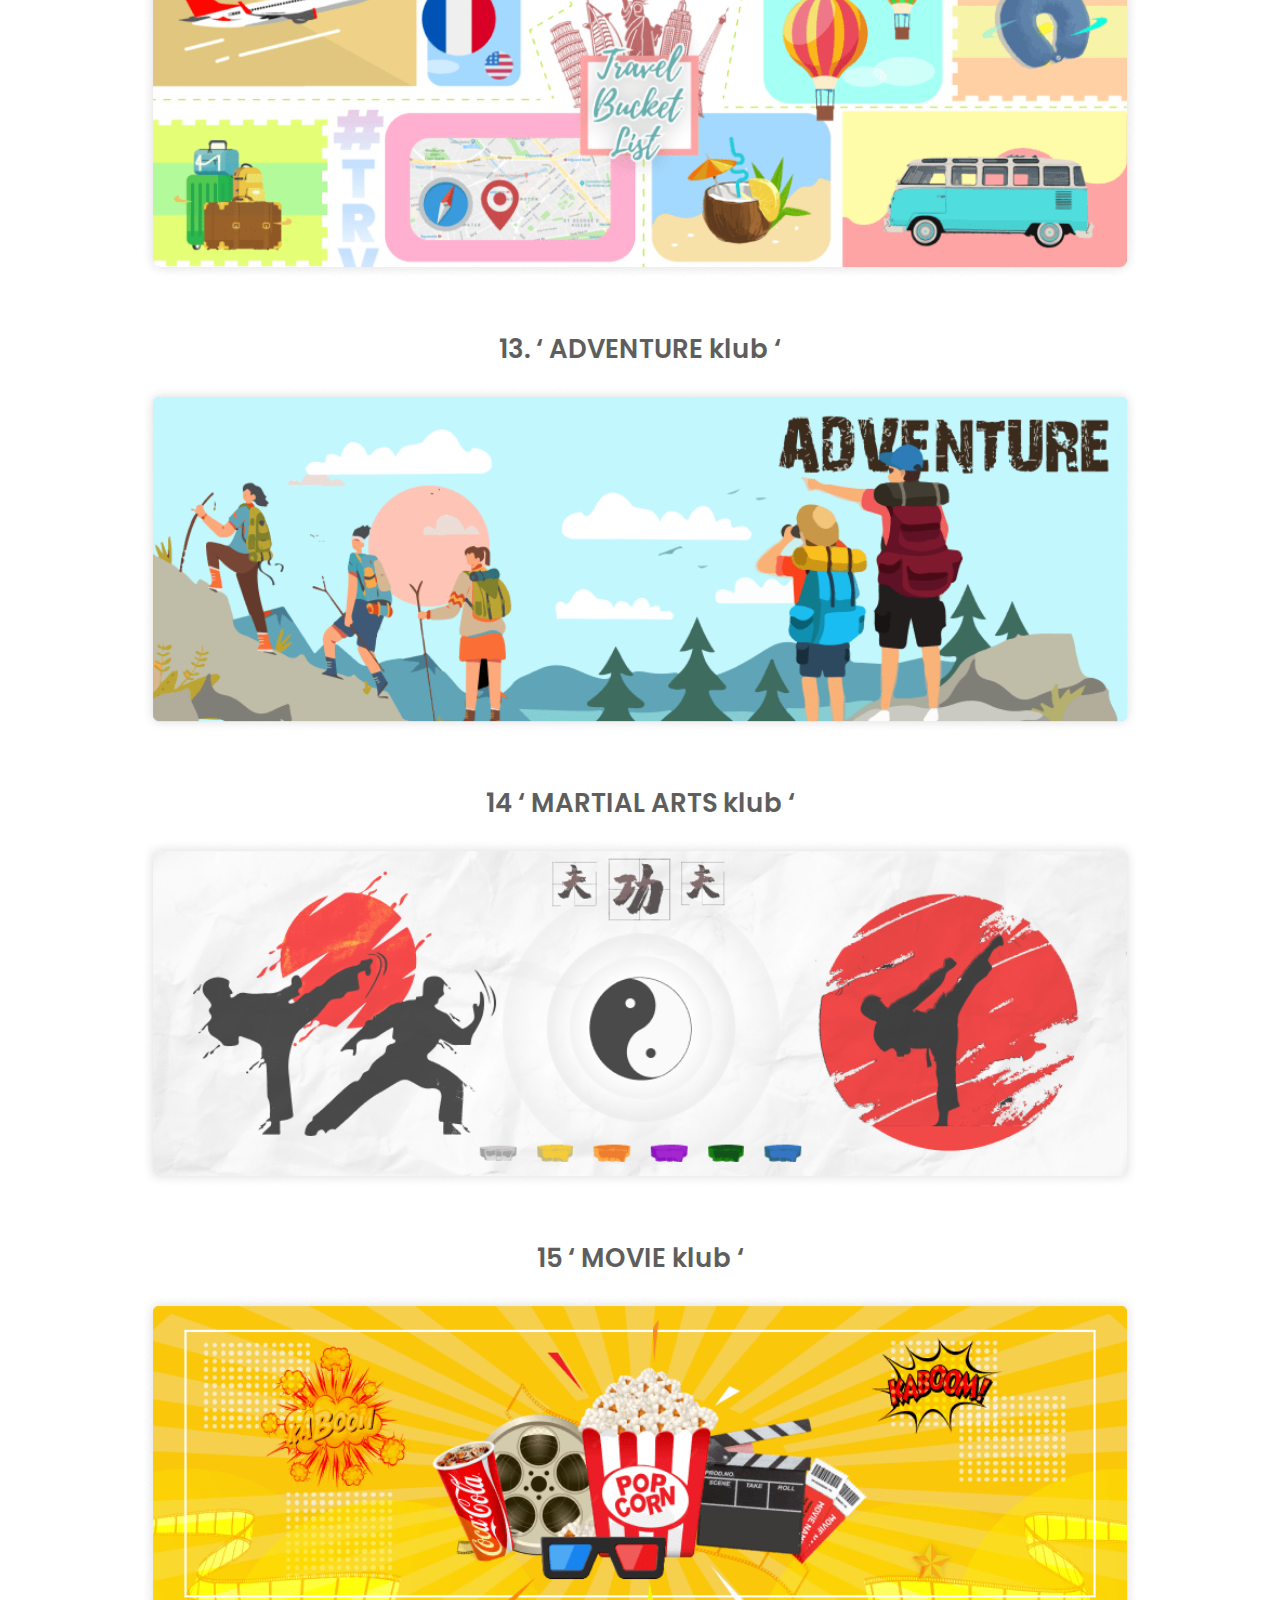
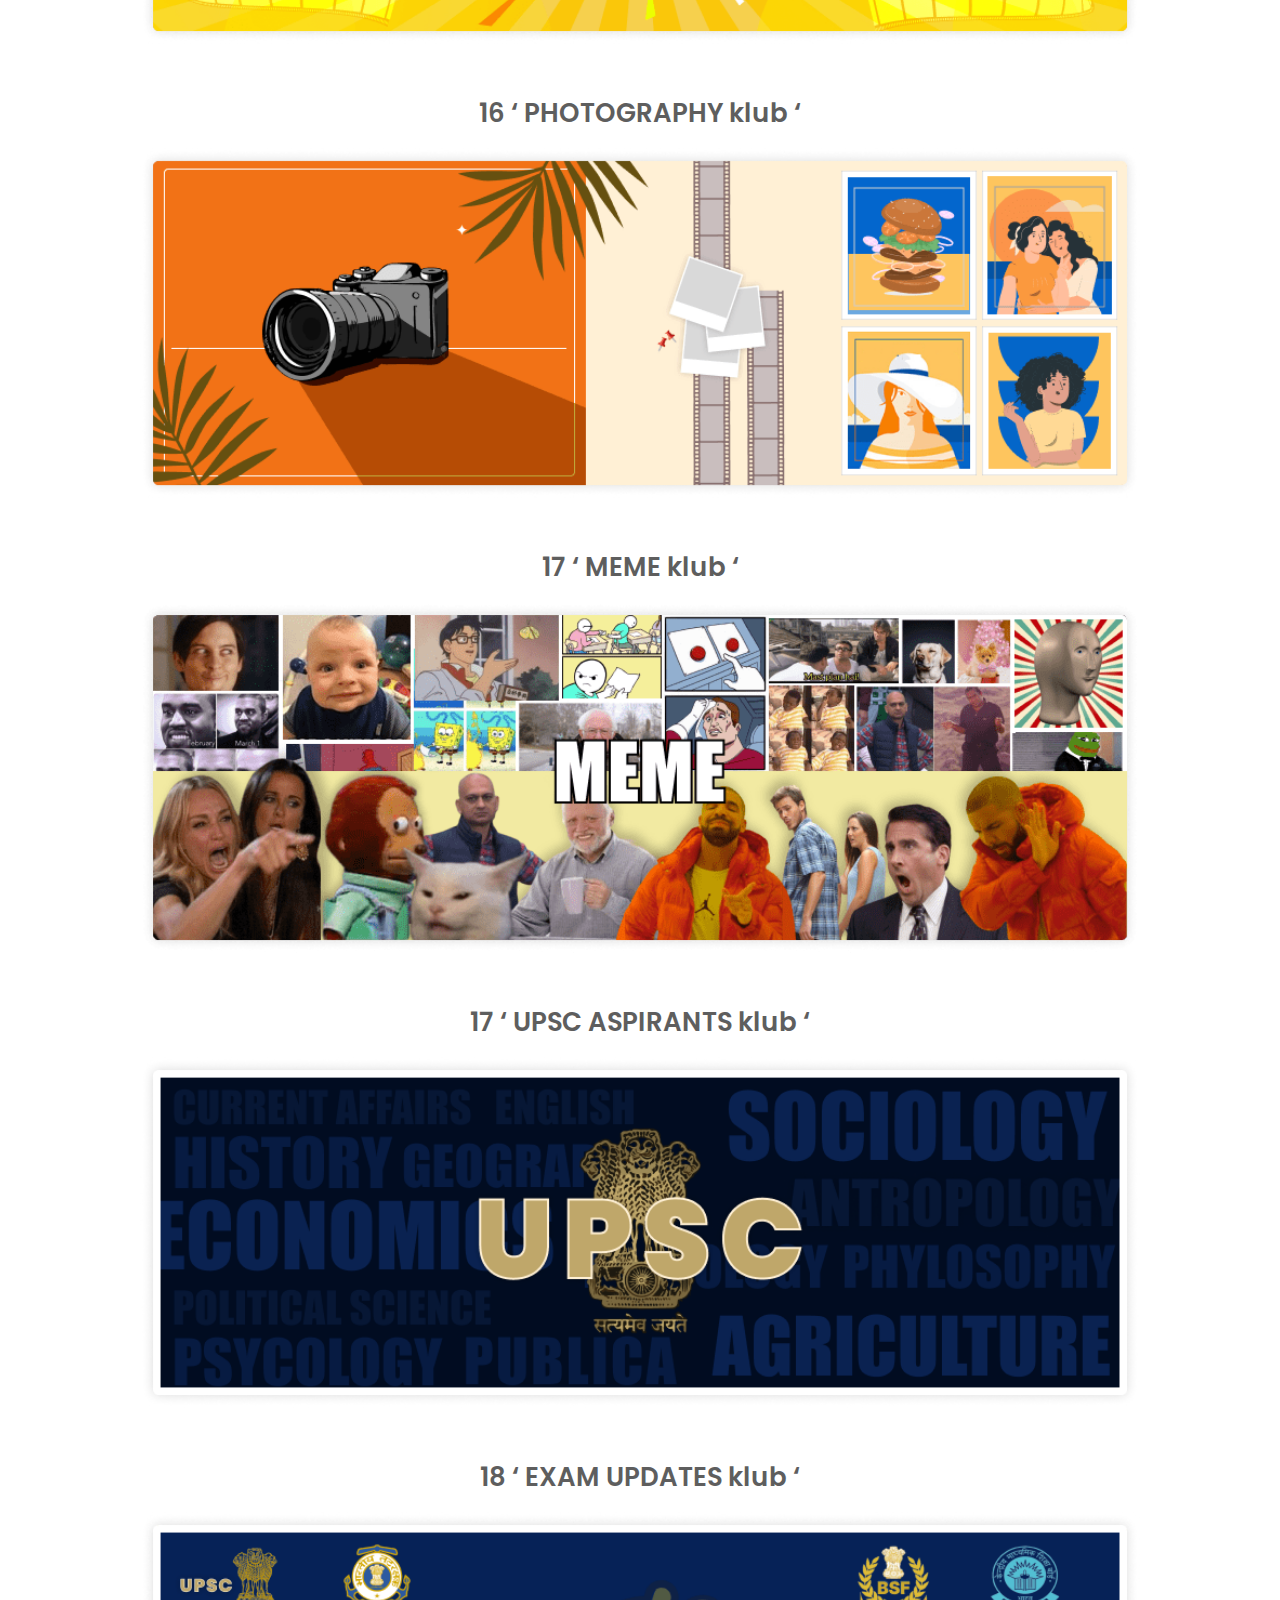
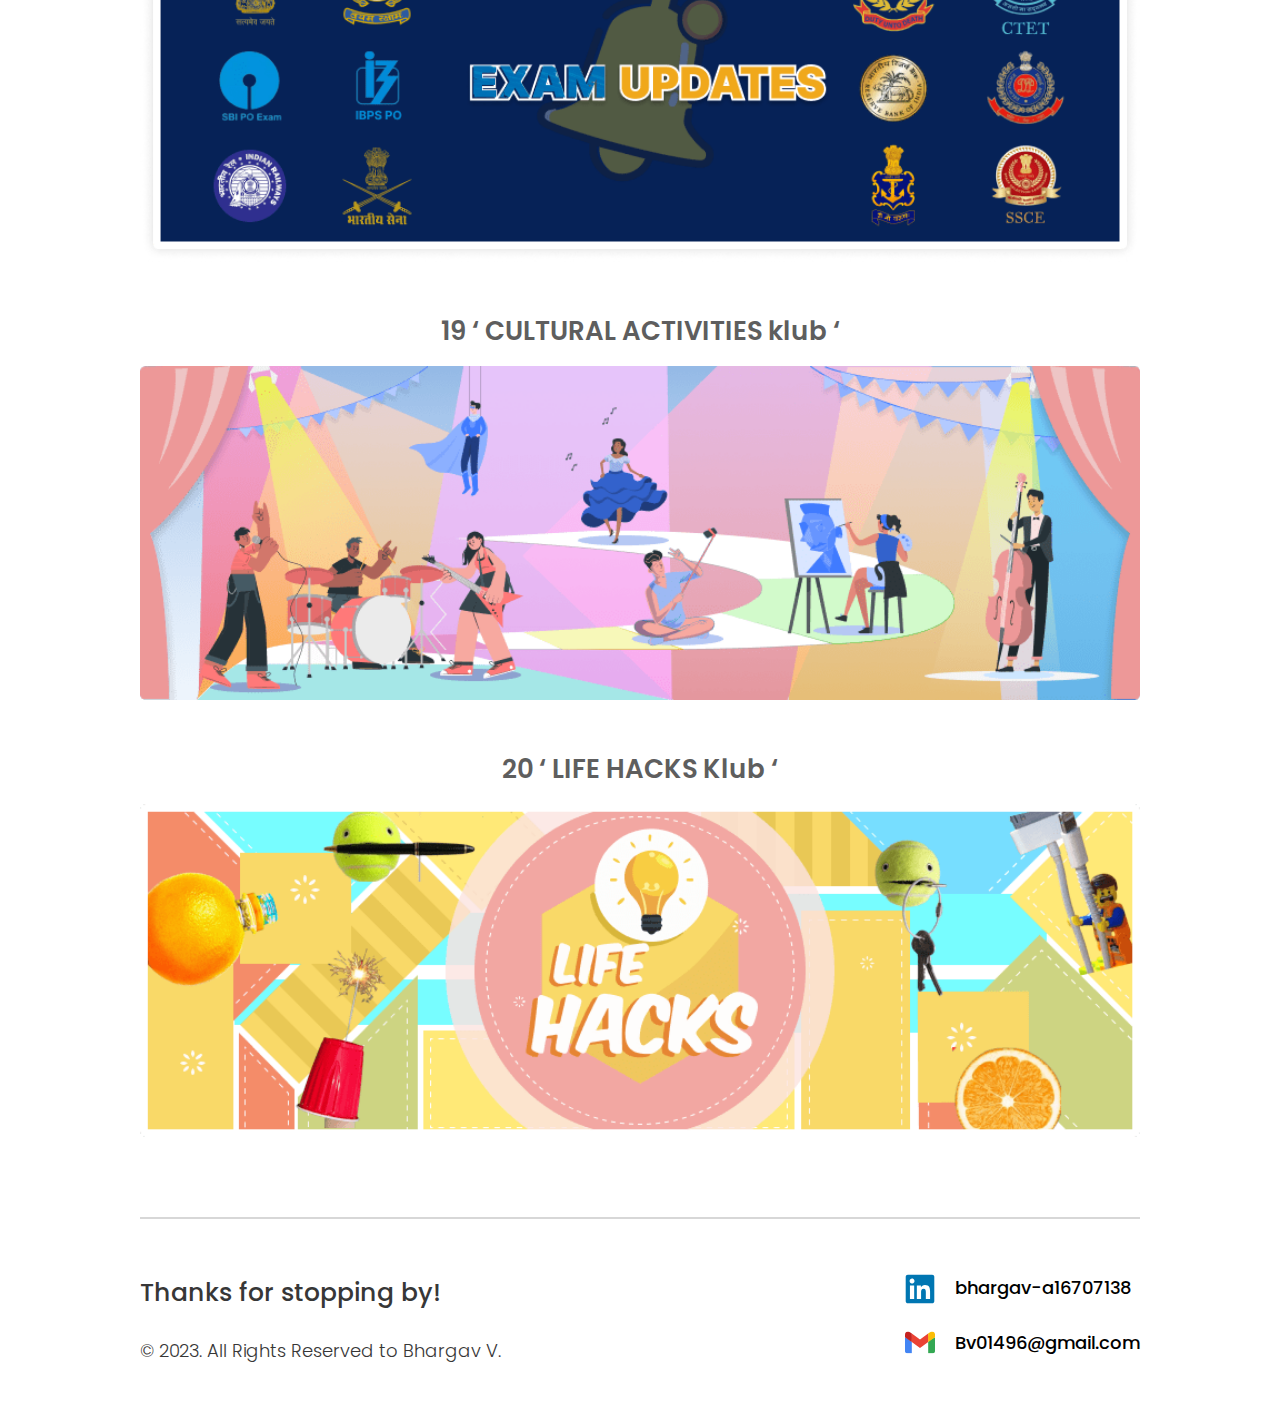
<file: projects/posters.html>
<!DOCTYPE html>
<html lang="en">
<head>
  <meta charset="UTF-8">
  <meta http-equiv="X-UA-Compatible" content="IE=edge">
    <meta name="viewport" content="width=device-width, initial-scale=1.0">
    <title>Klub posters design</title>
  <link rel="stylesheet" type="text/css" href="../css/posters.css">
  <link rel="stylesheet" type="text/css" href="../css/comman.css">
  <link rel="icon" href="../new images/project 1/logo.svg" type="png">
  <link
  href="https://fonts.googleapis.com/css2?family=Poppins:ital,wght@0,100;0,200;0,300;0,400;0,500;0,600;0,700;0,800;0,900;1,100;1,300&display=swap"
  rel="stylesheet">
  
<script type="text/javascript">
  (function(c,l,a,r,i,t,y){
      c[a]=c[a]||function(){(c[a].q=c[a].q||[]).push(arguments)};
      t=l.createElement(r);t.async=1;t.src="https://www.clarity.ms/tag/"+i;
      y=l.getElementsByTagName(r)[0];y.parentNode.insertBefore(t,y);
  })(window, document, "clarity", "script", "hk8liex5x4");
</script>
</head>
<body>
  <header>
    <nav class="navbar">
			<a href="/" class="logo">
				<img src="../new images/project 1/logo2.svg">
			</a>
      <div class="hamburger">
        <img src="../new images/hamburger-menu-gray.svg" alt="">
      </div>
			<div class="navcont">
				<a class="nav-link" href="../index.html#proj">Projects</a>
				<a class="nav-link" href="./credentials.html">Credentials</a>
        <a class="nav-link" target="_blank" href="https://drive.google.com/file/d/1rPjjLVpaLTO8pKuEuuFdHhMyvwhbDc-S/view?usp=drive_link">Resume</a>
        <img class="cancel" src="../new images/cancel-48.png" alt="">
			</div>
		</nav>
    <img class="hero-img" src="../new images/posters/Mask group.png" alt="">
  </header>
    <main>
    <h2 class="heading">About ‘Krayonnz’</h2>
    <p  class="text">
        Krayonnz is the company I interned at. As linked-in is a platform built focusing mainly on employees and employers, similarly Krayonnz is a social platform primarily developed for students where one can share there knowledge or learn from another peer. it offers students with various features like notes sharing, doubt asking, Klubs, Alumni networking, on demand sessions, etc... through its app and website. <br><br>
        here’s a link to their website - <a href="https://www.krayonnz.com/">Krayonnz.com</a>   
    </p>

    <h2 class="heading">About ‘Krayonnz Klubs’</h2>
    <p  class="text">
        Klubs on Krayonnz app mimic actual college clubs, connecting students with similar interests to collaborate and share knowledge. Music, coding, entrepreneurship, design, sports, and more – Klubs bring together like-minded peers, fostering a sense of community and learning within the college.  
    </p>

      <div class="big-container">
        <h1 class="big-heading">
            Assigned Task
        </h1>
        <p style="color: rgb(255, 255, 255); text-align:center; padding:0%" class="text">“ Design posters for different Krayonnz Klubs “</p>
      </div>

    <p class="center-text"> 1. ‘ YOGA Klub ‘</p>
      <img src="../new images/posters/Frame 1026.png" alt="">
    <p class="center-text"> 2. ‘ FASHION Klub ‘</p>

      <img src="../new images/posters/Frame 1076.png" alt="">
    <p class="center-text"> 3. ‘ AUTO MANIA Klub ‘</p>

      <img src="../new images/posters/Frame 1074.png" alt="">
    <p class="center-text"> 4. ‘ BRAIN TEASERS Klub ‘</p>

      <img src="../new images/posters/Frame 1097.png" alt="">
    <p class="center-text"> 5. ‘ GAMING Klub ‘</p>

      <img src="../new images/posters/Frame 1028.png" alt="">
    <p class="center-text"> 6. ‘ CAT EXAM ASPIRANTS klub ‘</p>

      <img src="../new images/posters/Frame 1081.png" alt="">
    <p class="center-text"> 7. ‘ JOB AND INTERNSHIP SEEKERS klub ‘</p>

      <img src="../new images/posters/Frame 1083.png" alt="">
    <p class="center-text"> 8. ‘ DESIGNERS klub ‘</p>

      <img src="../new images/posters/Frame 1096.png" alt="">
    <p class="center-text"> 9. ‘ ASTROLOGY klub ‘</p>

      <img src="../new images/posters/Frame 1084.png" alt="">
    <p class="center-text"> 10. ‘ LITERARY klub ‘</p>

      <img src="../new images/posters/Frame 1022.png" alt="">
    <p class="center-text"> 11. ‘ SPORTS klub ‘</p>

      <img src="../new images/posters/Frame 969.png" alt="">
    <p class="center-text"> 12. ‘ TRAVEL klub ‘</p>

      <img src="../new images/posters/image 248.png" alt="">
    <p class="center-text"> 13. ‘ ADVENTURE klub ‘</p>

      <img src="../new images/posters/Frame 1025.png" alt="">
    <p class="center-text"> 14 ‘ MARTIAL ARTS klub ‘</p>

      <img src="../new images/posters/Frame 1023.png" alt="">
    <p class="center-text"> 15 ‘ MOVIE klub ‘</p>

      <img src="../new images/posters/Frame 1027.png" alt="">
    <p class="center-text"> 16 ‘ PHOTOGRAPHY klub ‘</p>

      <img src="../new images/posters/Frame 979.png" alt="">
    <p class="center-text"> 17 ‘ MEME klub ‘</p>

      <img src="../new images/posters/Frame 1024.png" alt="">
    <p class="center-text"> 17 ‘ UPSC ASPIRANTS klub ‘</p>

      <img src="../new images/posters/Frame 1077.png" alt="">
    <p class="center-text"> 18 ‘ EXAM UPDATES klub ‘</p>

      <img src="../new images/posters/Frame 1093.png" alt="">
    <p class="center-text"> 19 ‘ CULTURAL ACTIVITIES klub ‘</p>

      <img src="../new images/posters/Frame 970.png" alt="">
    <p class="center-text"> 20 ‘ LIFE HACKS Klub ‘</p>

      <img src="../new images/posters/Frame 1075.png" alt="">


      <footer>
    <span>
      <p class="footp">Thanks for stopping by!</p>
      © 2023. All Rights Reserved to Bhargav V.
    </span>
    <span class="right-span">
      <div class="foot-right">
        <img src="../new images/devicon_linkedin.svg" alt="">
        <a href="https://www.linkedin.com/in/bhargav-v-a16707138/" target="_blank">bhargav-a16707138 </a>
      </div>
      <div class="foot-right">
        <img src="../new images/logos_google-gmail.svg" alt="">
        <a href="mailto:Bv01496@gmail.com" target="_blank">Bv01496@gmail.com  </a>
      </div>

    </span>
  </footer>








      
    </main>
<script src="../comman.js"></script>
</body>
</html>
</file>
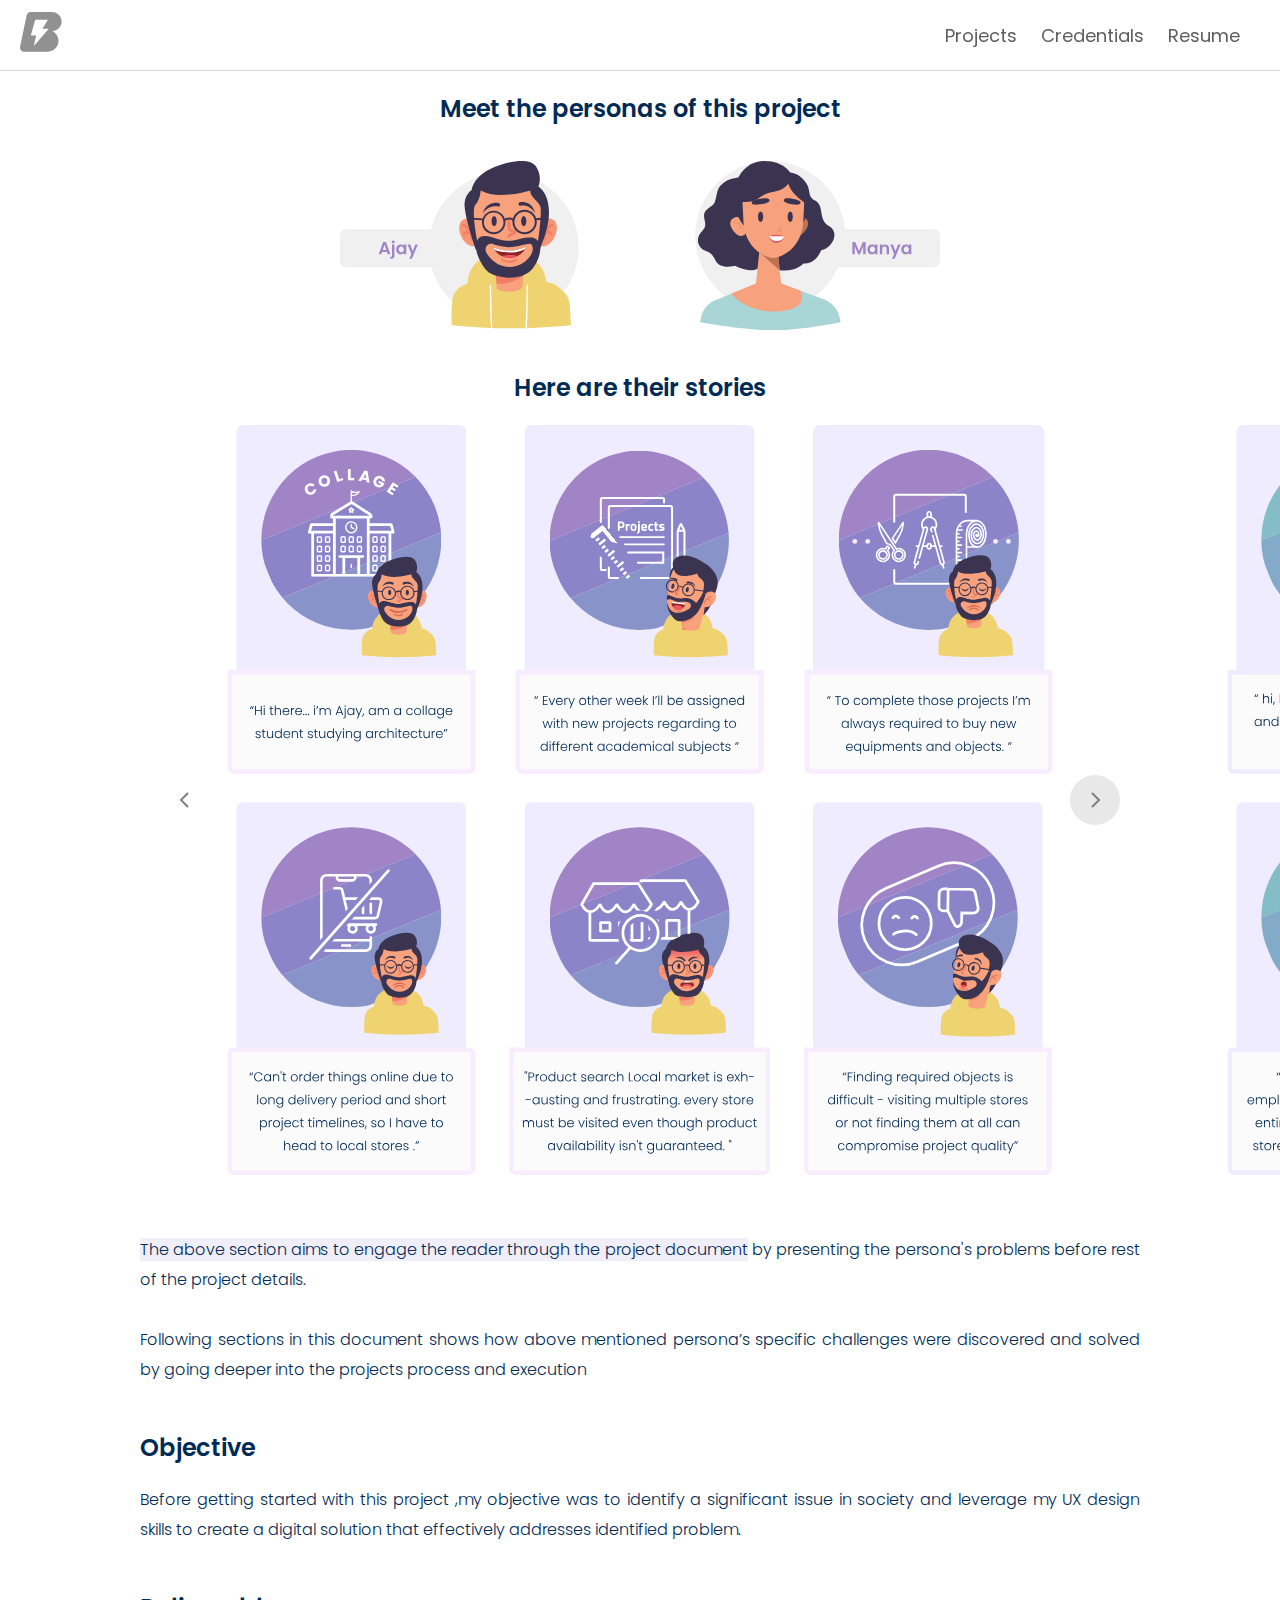
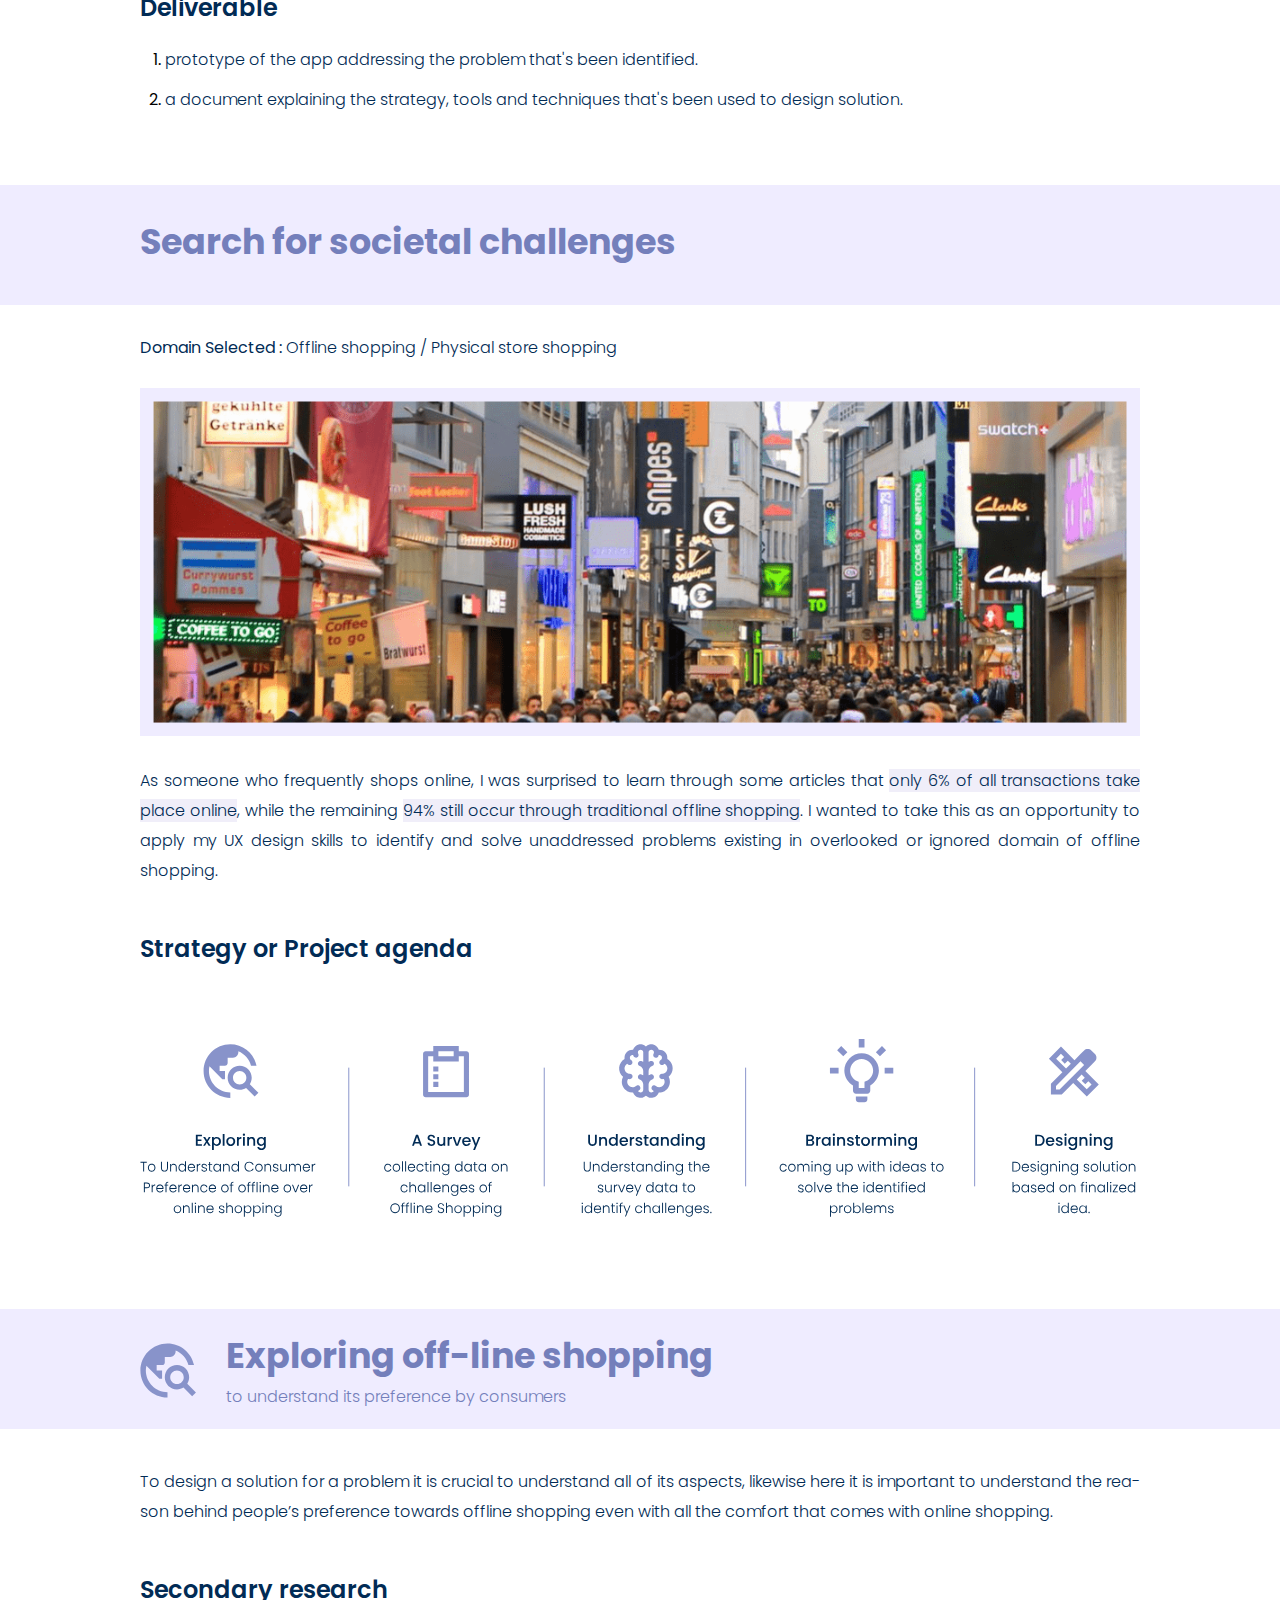
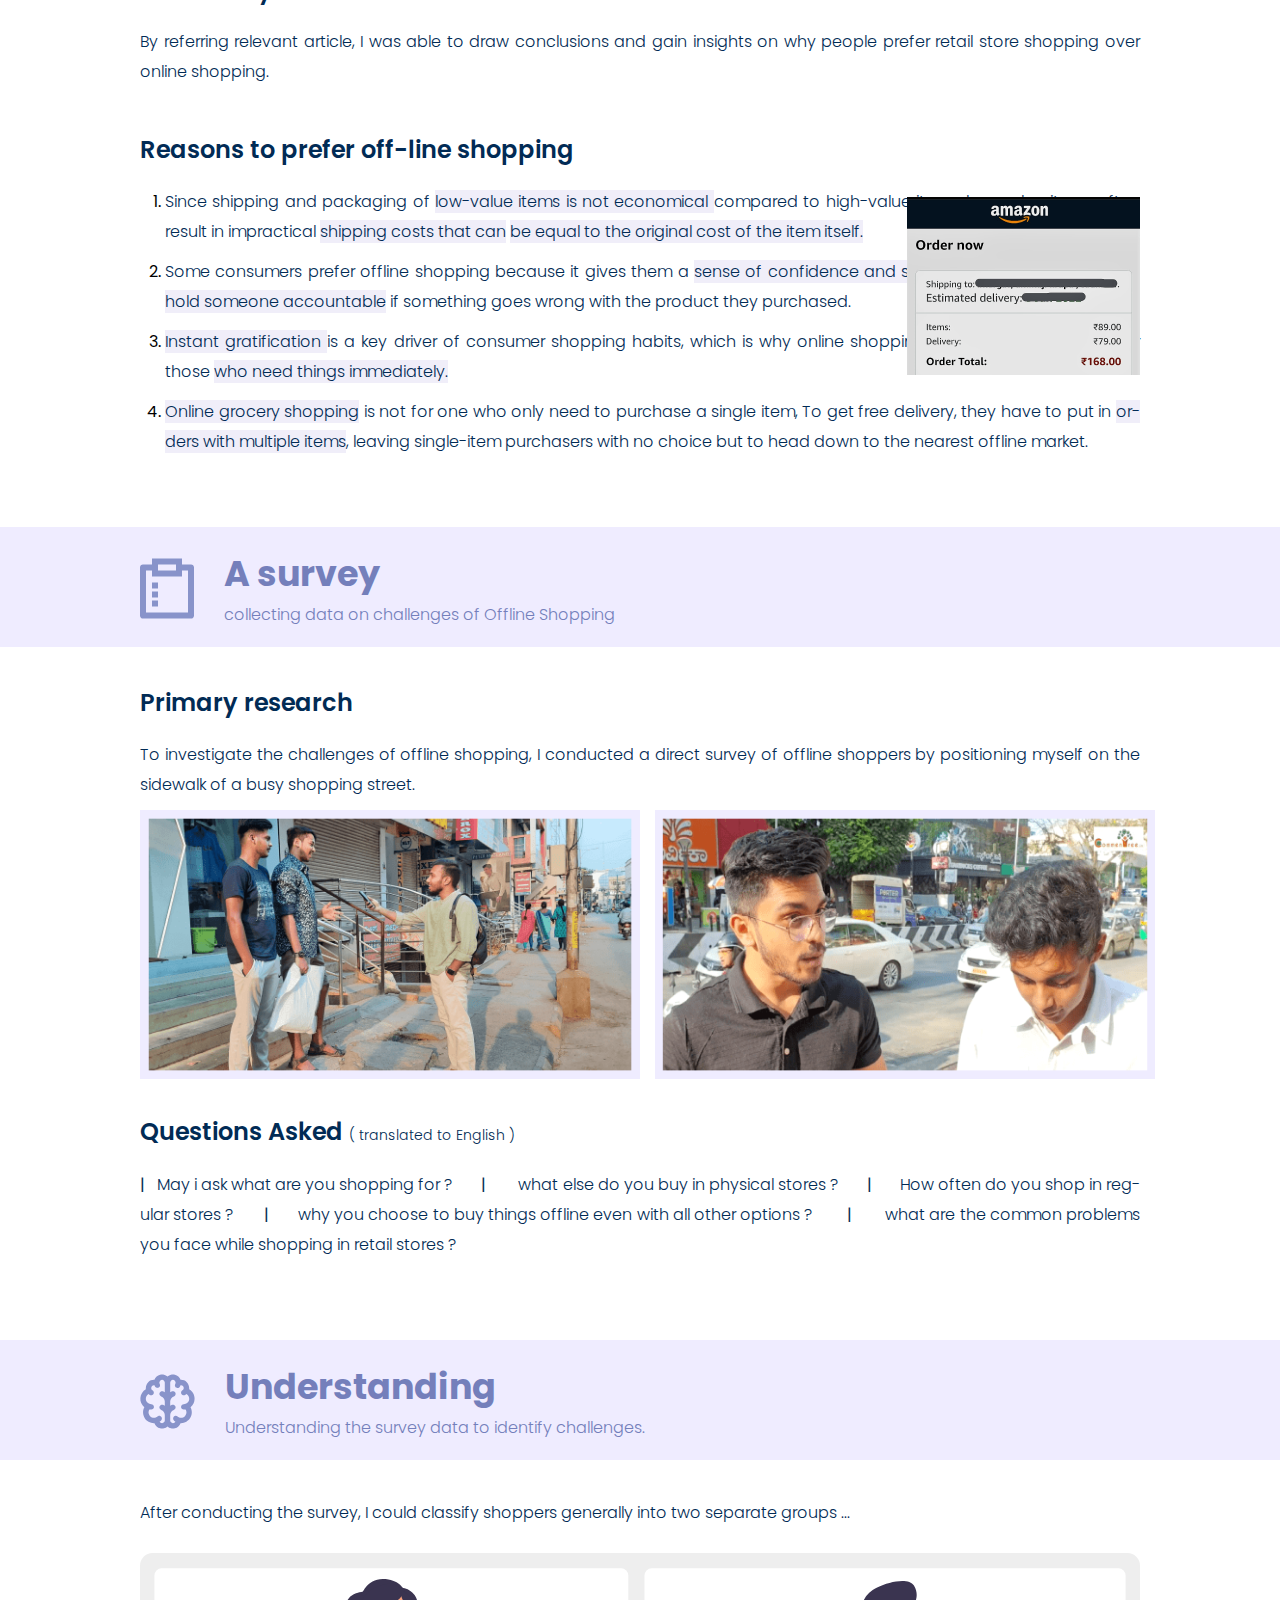
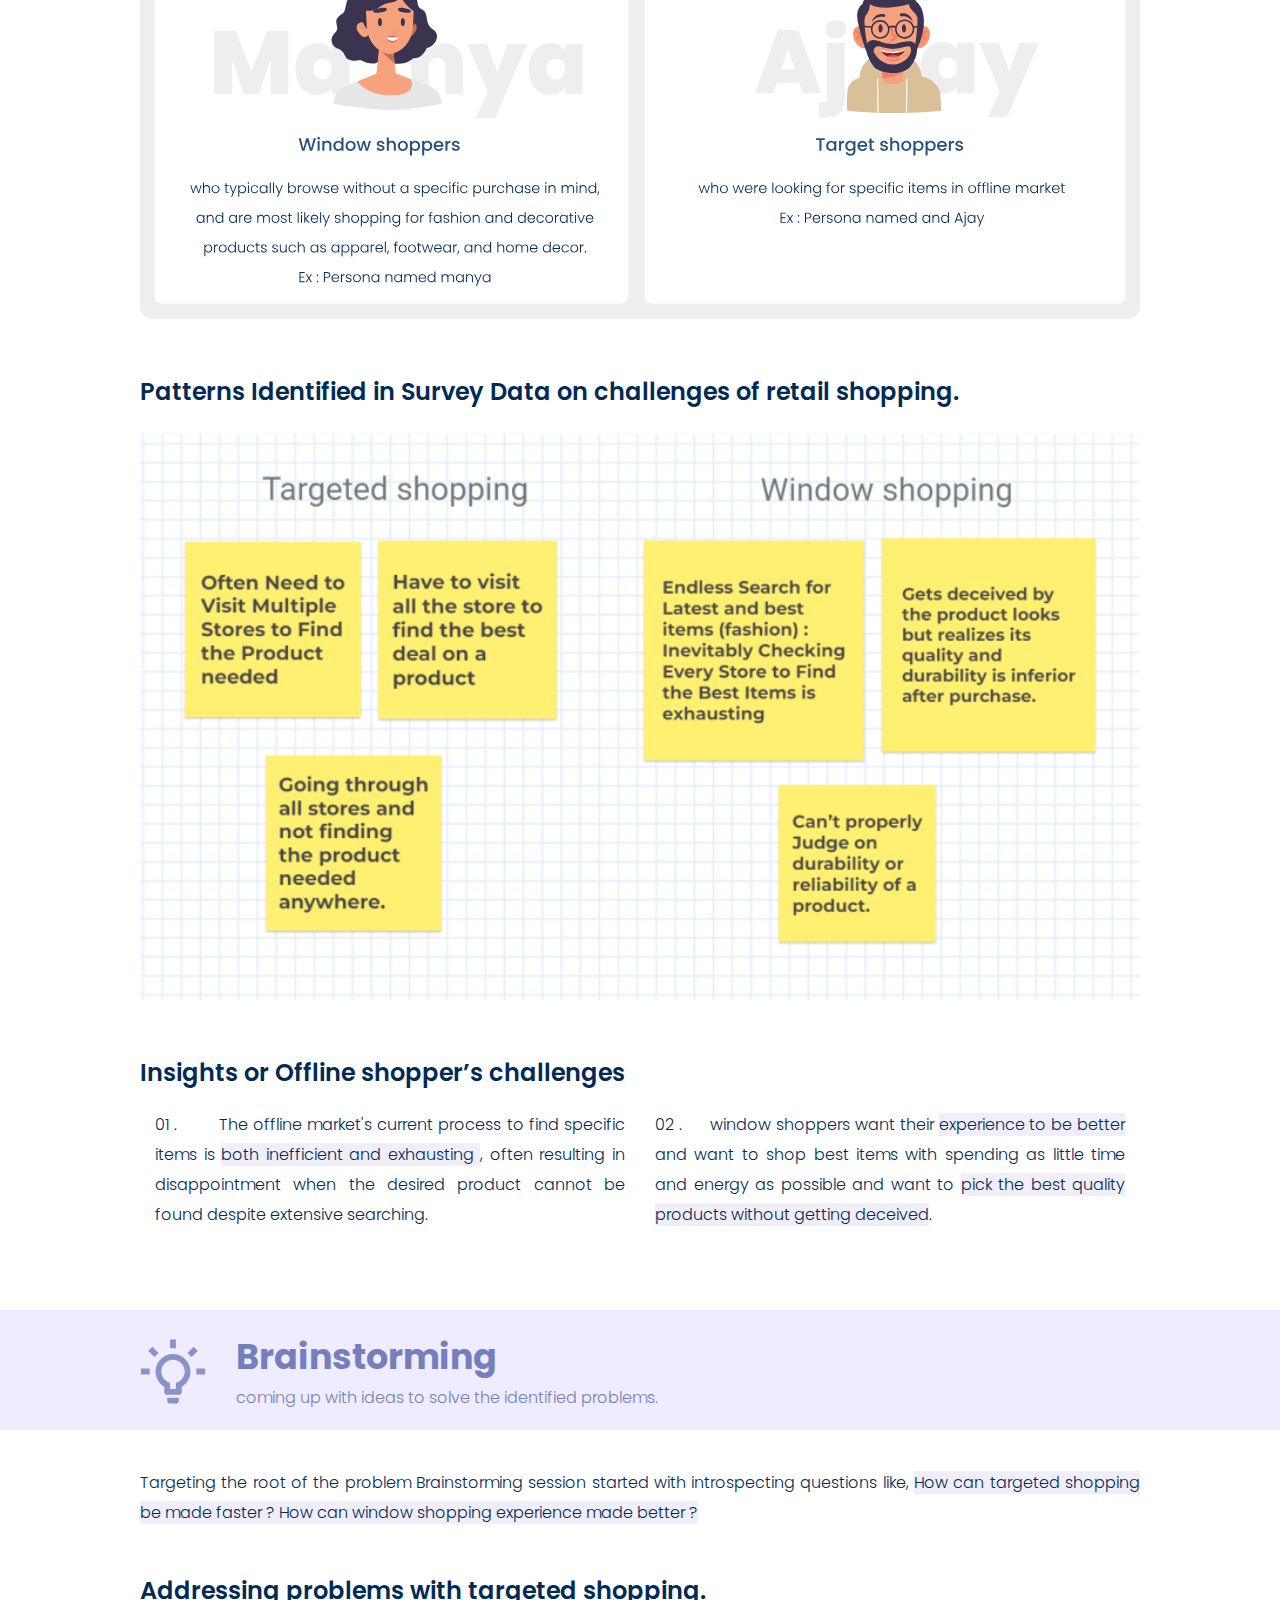
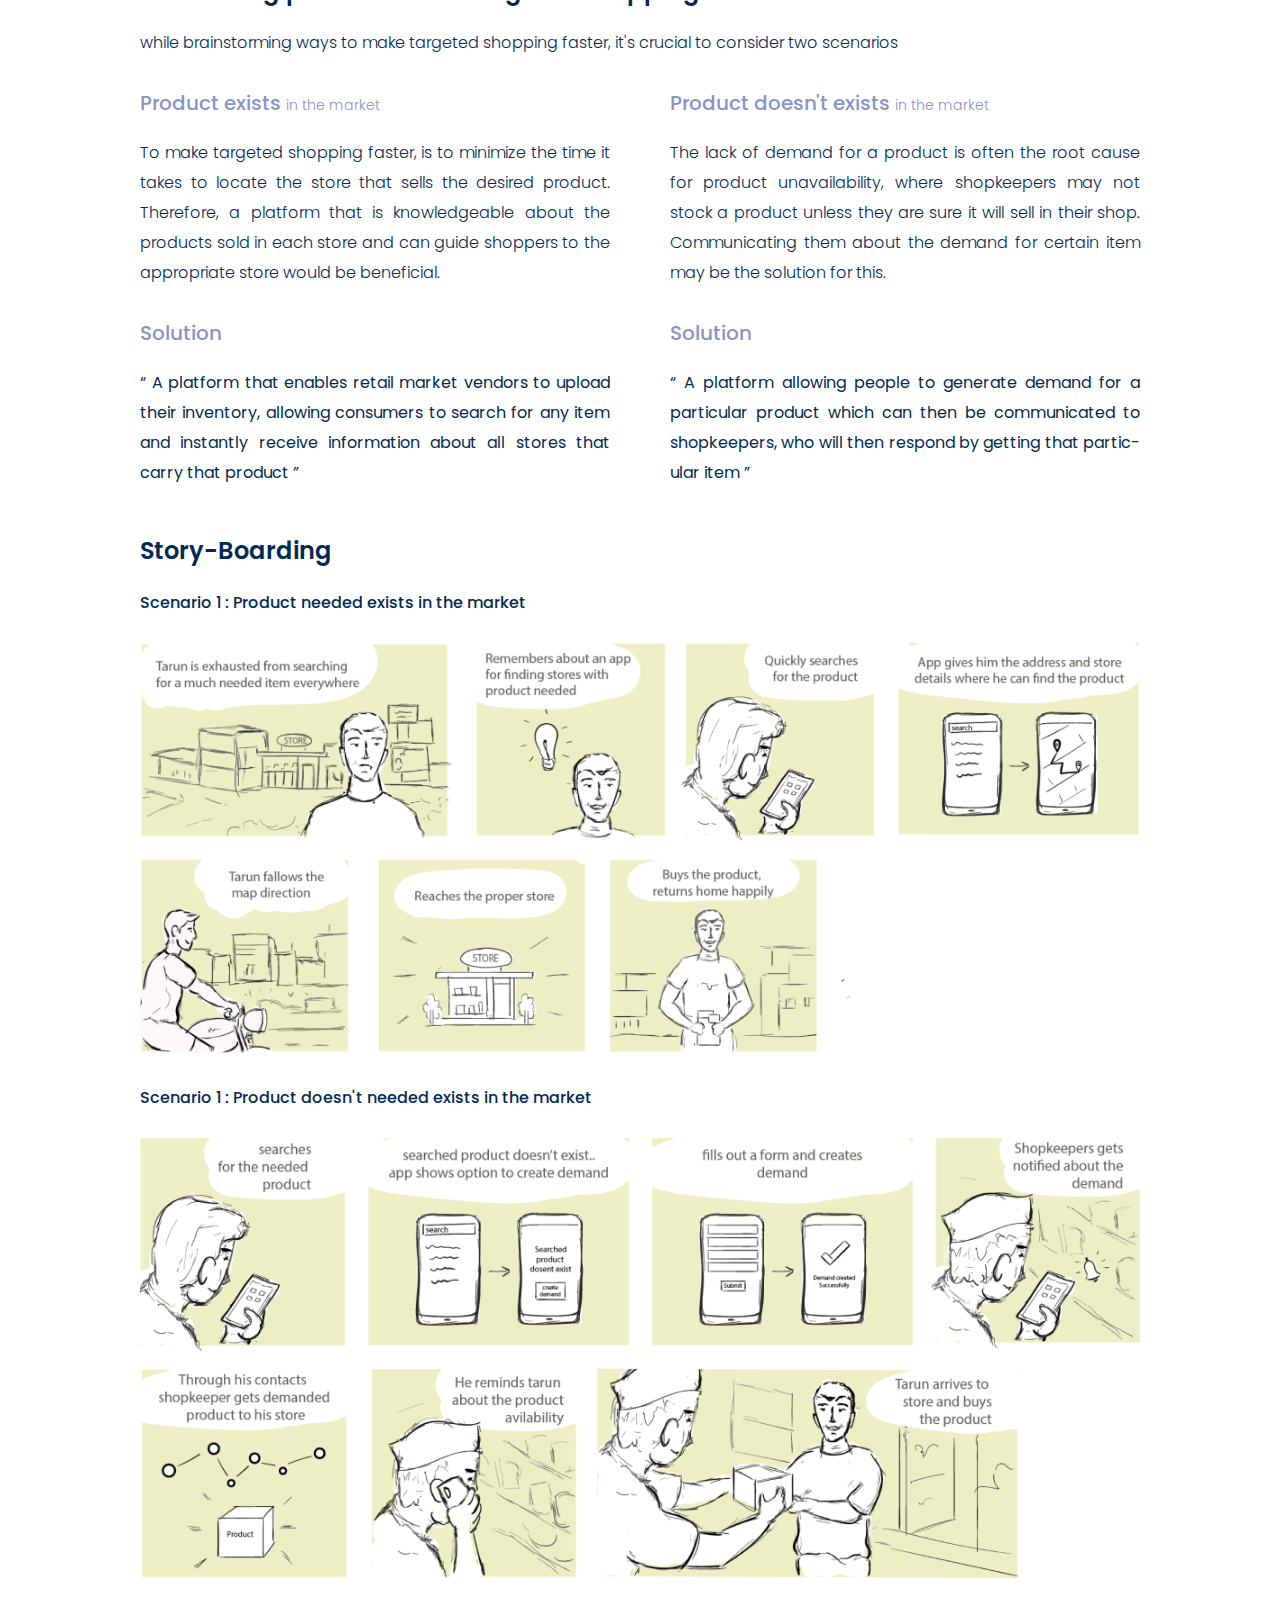
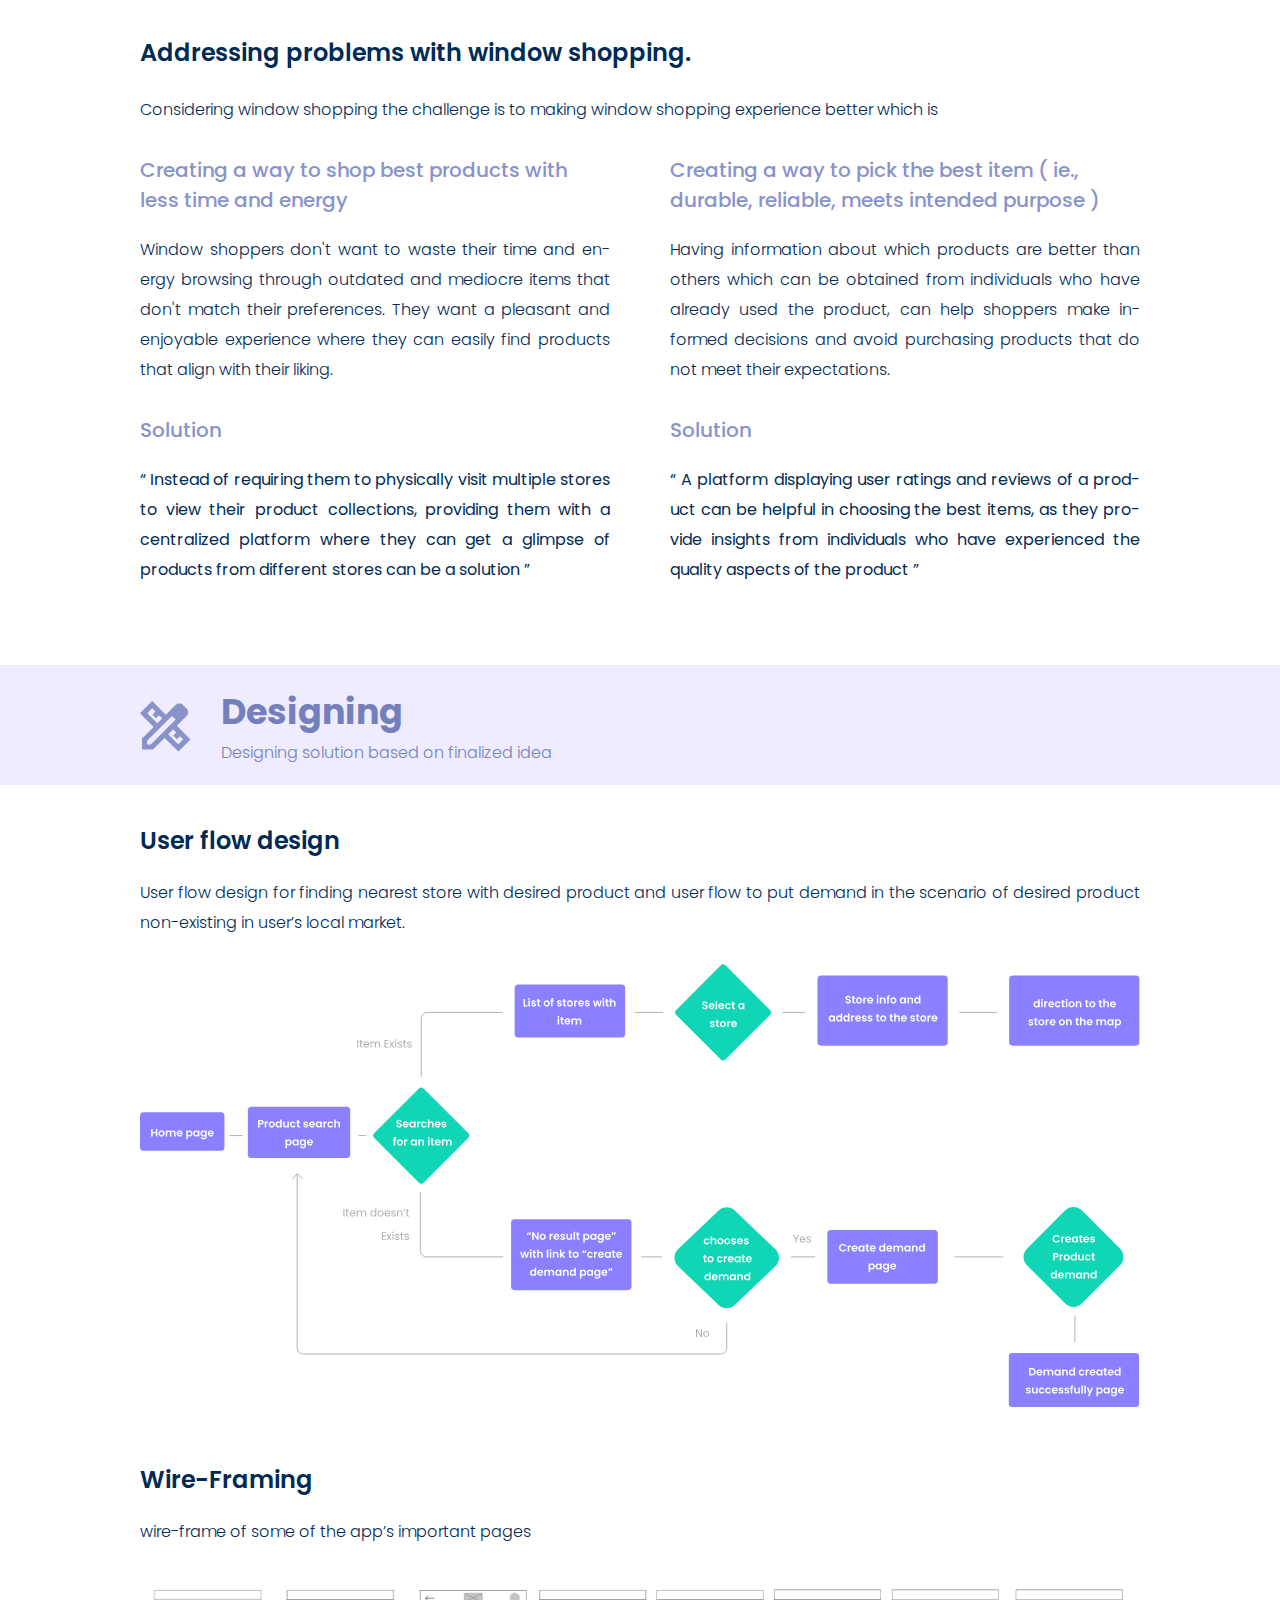
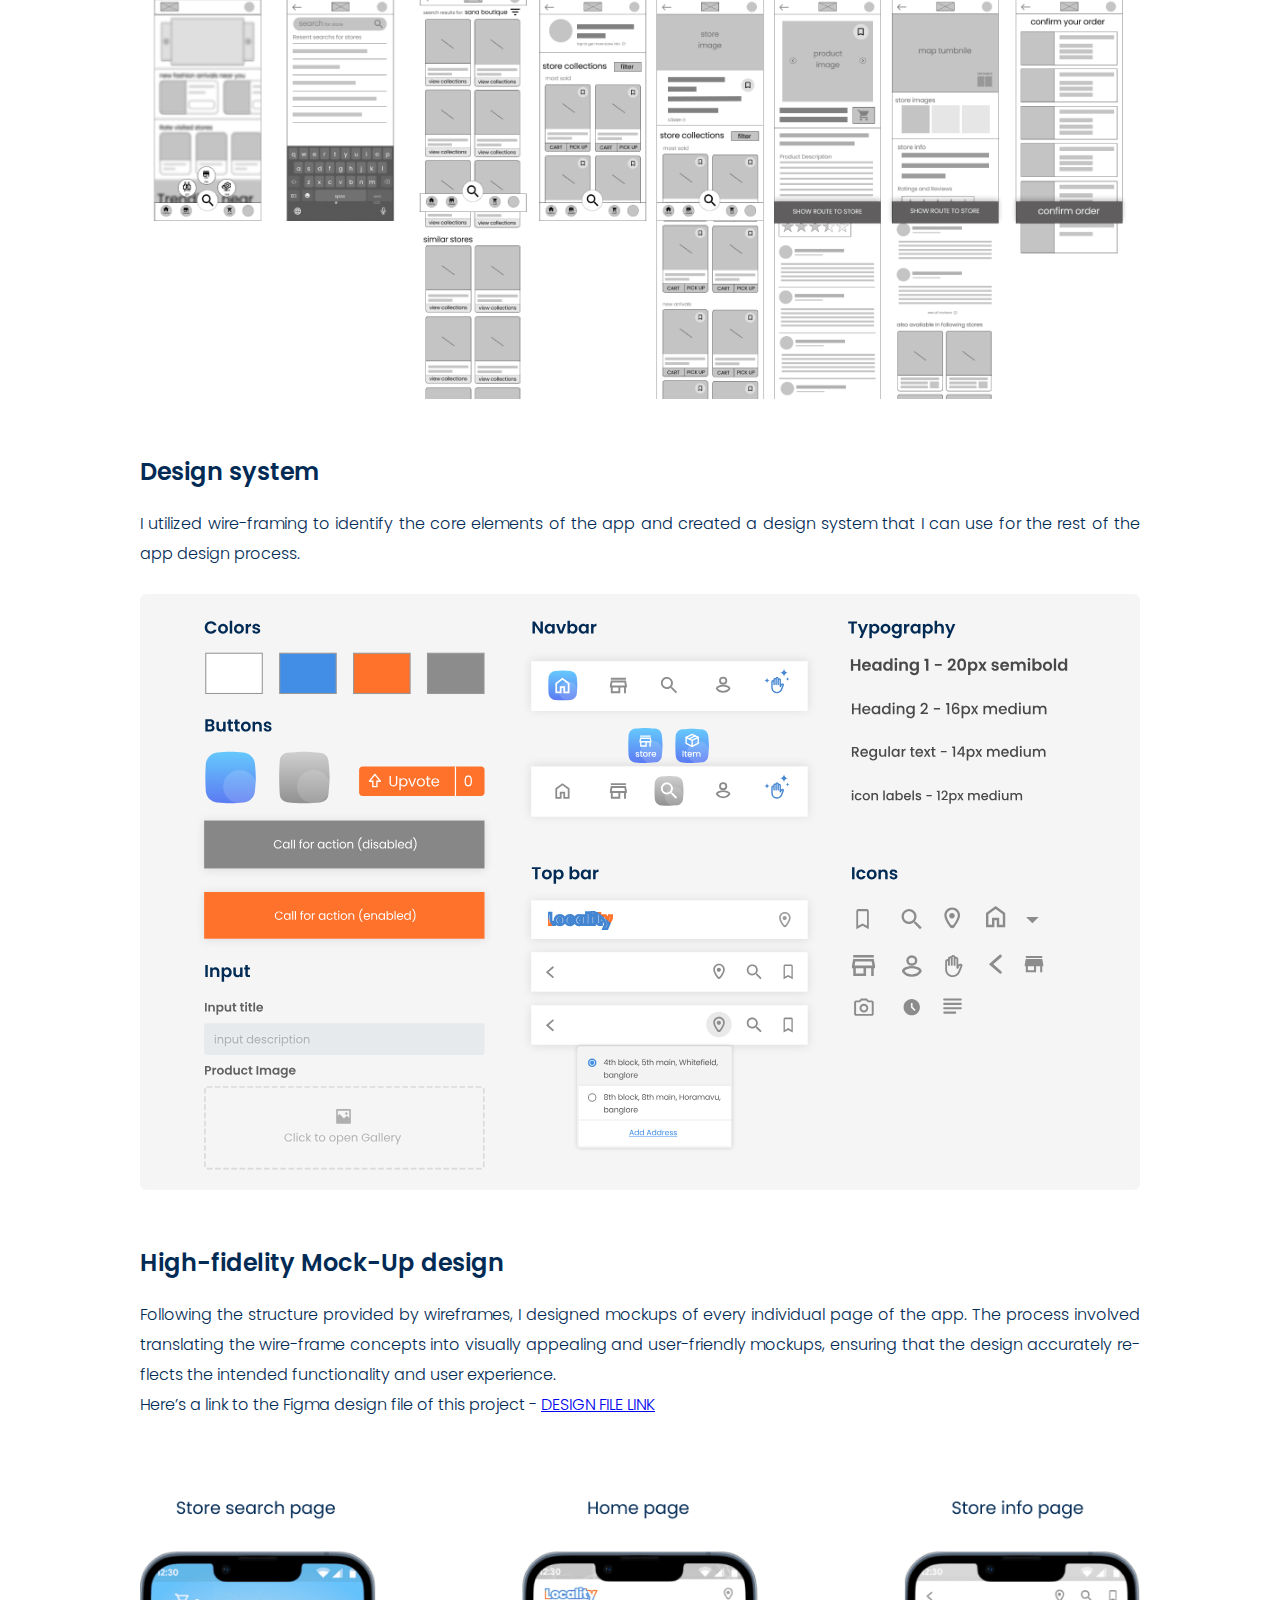
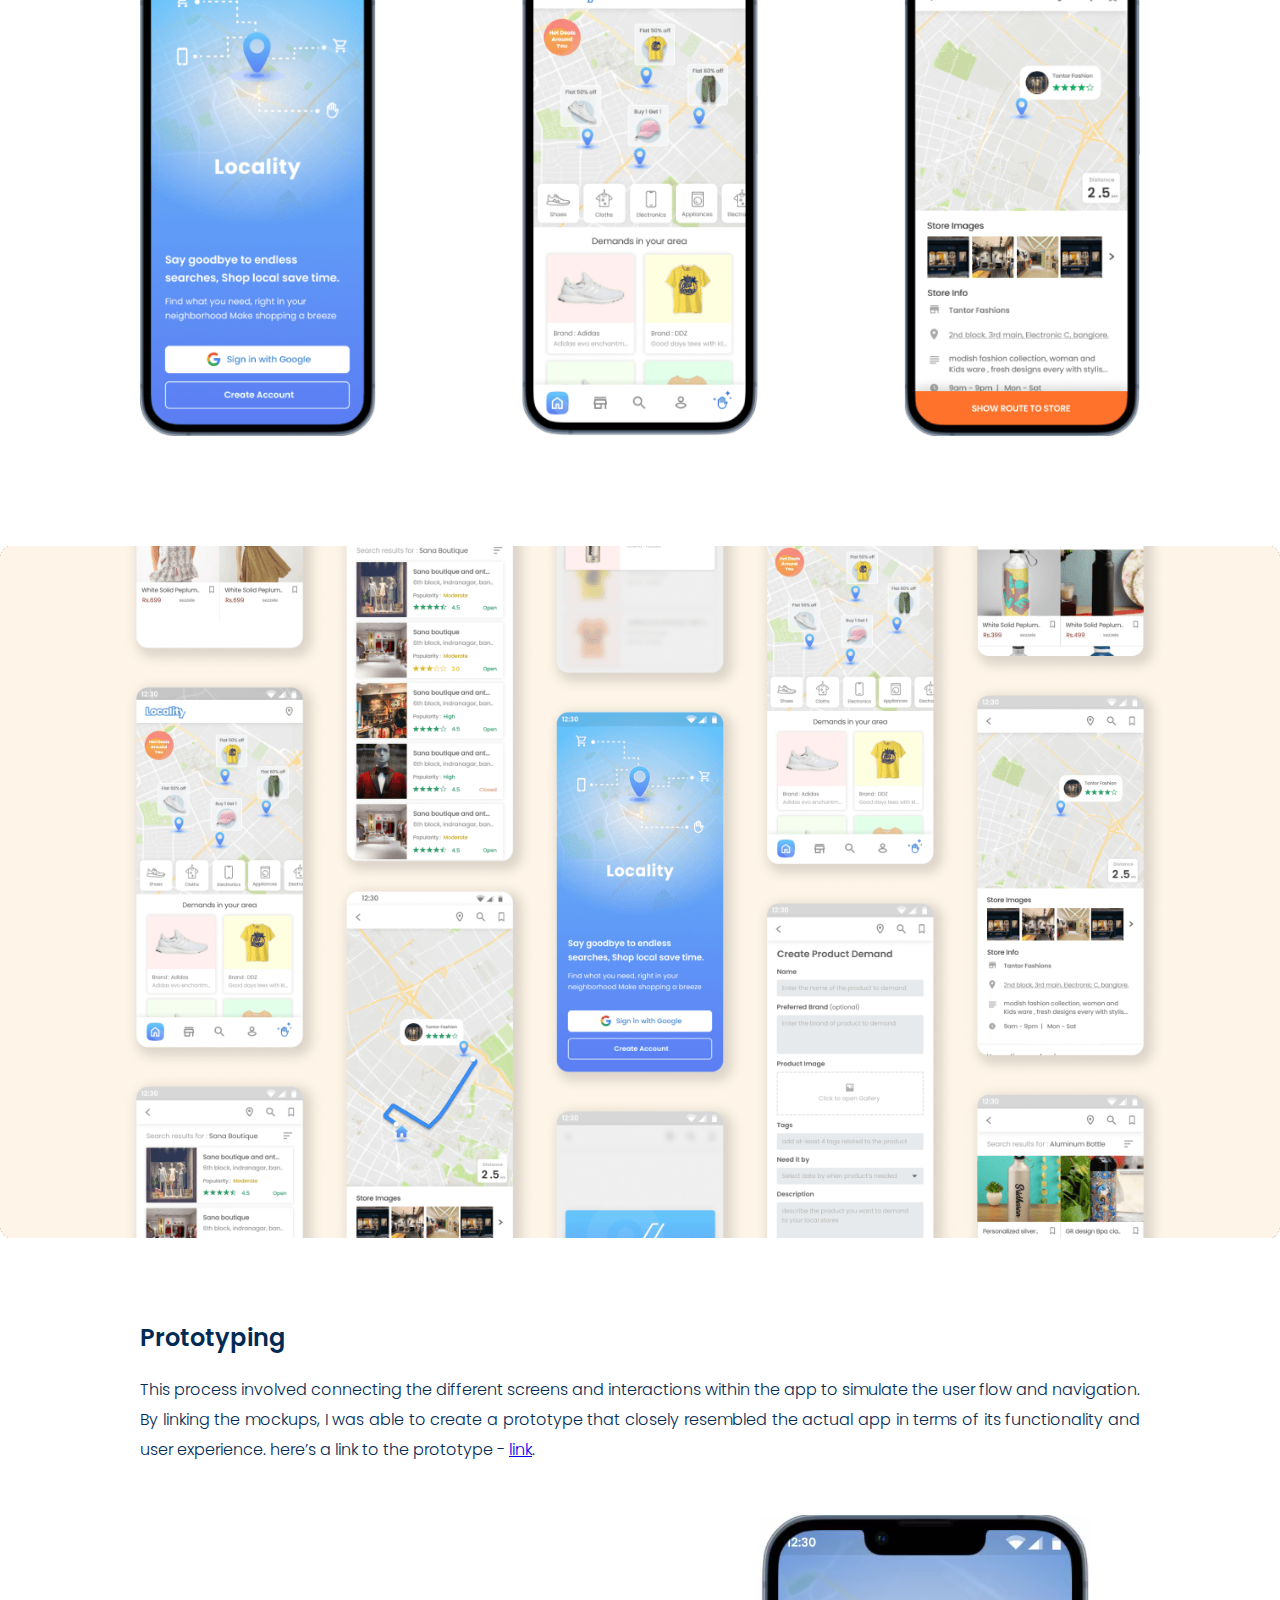
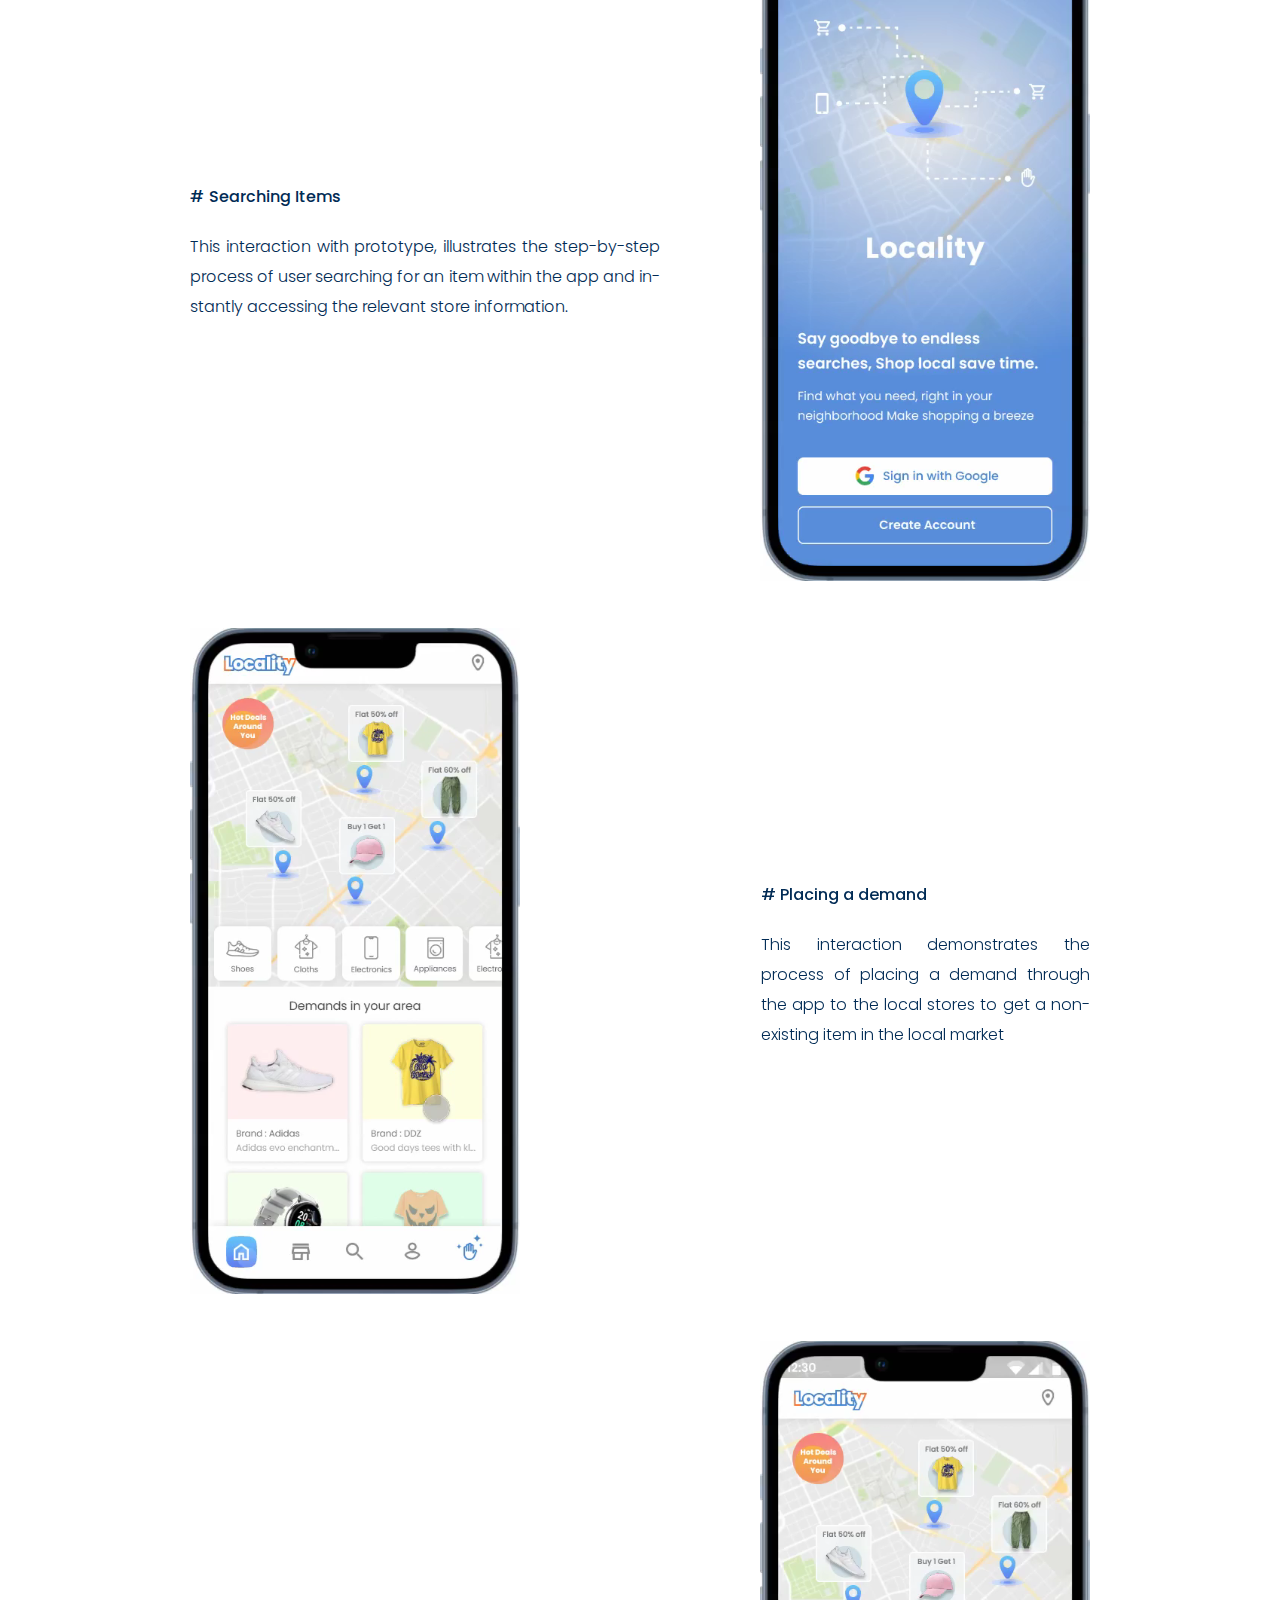
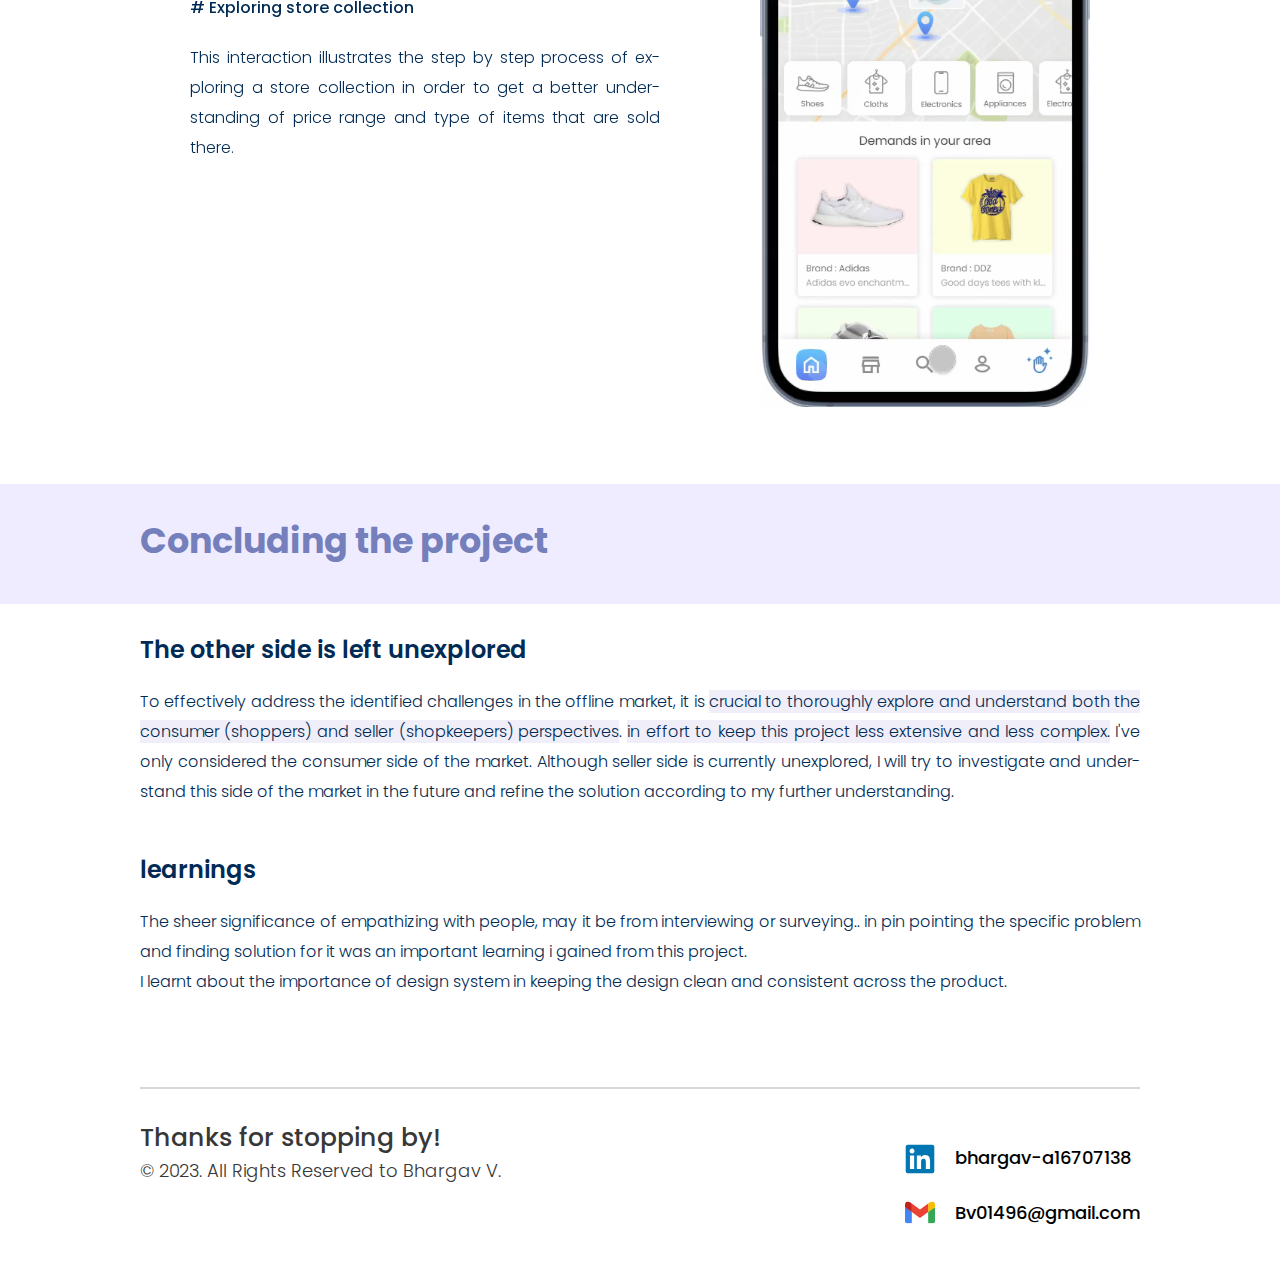
<file: projects/project1.html>
<!DOCTYPE html>
<html lang="en">
<head>
  <meta charset="UTF-8">
  <meta http-equiv="X-UA-Compatible" content="IE=edge">
  <meta name="viewport" content="width=device-width, initial-scale=1.0">
  <title>Project 1</title>
  <link rel="icon" href="../new images/project 1/logo.svg" type="png">
  <link rel="stylesheet" href="../css/project1.css">
  <link rel="stylesheet" href="../css/comman.css">
  <link
  href="https://fonts.googleapis.com/css2?family=Poppins:ital,wght@0,100;0,200;0,300;0,400;0,500;0,600;0,700;0,800;0,900;1,100;1,300&display=swap"
  rel="stylesheet">

<script type="text/javascript">
  (function(c,l,a,r,i,t,y){
      c[a]=c[a]||function(){(c[a].q=c[a].q||[]).push(arguments)};
      t=l.createElement(r);t.async=1;t.src="https://www.clarity.ms/tag/"+i;
      y=l.getElementsByTagName(r)[0];y.parentNode.insertBefore(t,y);
  })(window, document, "clarity", "script", "hk8liex5x4");
</script>
</head>
<body>
  <header>
    <nav class="navbar">
			<a href="/" class="logo">
				<img src="../new images/project 1/logo2.svg">
			</a>
      <div class="hamburger">
        <img src="../new images/hamburger-menu-gray.svg" alt="">
      </div>
			<div class="navcont">
				<a class="nav-link" href="../index.html#proj">Projects</a>
				<a class="nav-link" href="./credentials.html">Credentials</a>
        <a class="nav-link" target="_blank" href="https://drive.google.com/file/d/1rPjjLVpaLTO8pKuEuuFdHhMyvwhbDc-S/view?usp=drive_link">Resume</a>
        <img class="cancel" src="../new images/cancel-48.png" alt="">
			</div>
		</nav>
  </header>
  <main>
    <h2 class="persona-heading">Meet the personas of this project</h2>
    <img class="persona-img" src="../new images/project 1/personas.svg" alt="">
    <h2 class="persona-heading">Here are their stories</h2>
    <div class="carousel">
      <div class="images">
      <img src="../new images/project 1/persona-ajay.svg" alt="Image 1">
      <img class="carousel-img2" src="../new images/project 1/persona-manya.svg" alt="Image 2">
      </div>
      <div class="nav-btn prev-btn">
        <svg viewBox="0 0 20 20">
          <path d="M13 17L6 10L13 3" stroke="gray" stroke-width="2" fill="none"/>
        </svg>
      </div>
      <div class="nav-btn next-btn">
        <svg viewBox="0 0 20 20">
          <path d="M7 17L14 10L7 3" stroke="gray" stroke-width="2" fill="none"/>
        </svg>
      </div>
    </div>
    <p class="text" style="padding-top: 60px;" ><span class="highlight">The above section aims to engage the reader through the project document</span> by presenting the persona's problems  before rest of the project details. <br><br>
      Following sections in this document shows how above mentioned persona’s specific challenges were discovered and solved by going deeper into the projects process and execution</p>
    <h2 class="heading">Objective</h2>
    <p class="text">Before getting started with this project ,my objective was to identify a significant issue in society and leverage my UX design skills to create a digital solution that effectively addresses identified problem.</p>
    
    <h2 class="heading">Deliverable</h2>
    <ol>
      <li><p class="text">prototype of the app addressing the problem that's been identified. </p></li>
      <li><p class="text">a document explaining the strategy, tools and techniques that's been used to design solution. </p></li>
    </ol>
    <div class="big-heading-container">
      <div class="bg-box"></div>
      <h1 class="big-heading1">
        Search for societal challenges
      </h1>
    </div>
    <p class="text">
      <b>Domain Selected : </b>  Offline shopping / Physical store shopping
    </p>
    <img  src="../new images/project 1/image 565.png" alt="">
    <p class="text">
      As someone who frequently shops online, I was surprised to learn through some articles that <span class="highlight"> only 6% of all transactions take place online</span>, while the remaining  <span class="highlight"> 94% still occur through traditional offline shopping</span>.
      I wanted to take this as an opportunity to apply my UX design skills to identify and solve unaddressed problems existing in overlooked or ignored domain of offline shopping.
    </p>
    <h2 class="heading">Strategy or Project agenda</h2>
    <img style="padding-top: 60px;" class="strategy-img" src="../new images/project 1/strategy.svg" alt="">
    <div class="big-heading-container">
      <div class="bg-box"></div>
      <Div class="big-heading-subcontainer">
        <img src="../new images/project 1/Exploring.svg" alt="">
        <h1 class="big-heading">Exploring off-line shopping
          <p style=" color: #747FBB; padding: 0;" class="text">to understand its preference by consumers</p>
        </h1>      
      </div>
    </div>
    <p class="text">
      To design a solution for a problem it is crucial to understand all of its aspects, likewise here it is important to understand the reason behind people’s preference towards offline shopping even with all the comfort that comes with online shopping.
    </p>
    <h2 class="heading">Secondary research</h2>
    <p class="text">
      By referring relevant article, I was able to draw conclusions and gain insights on why people prefer retail store shopping over online shopping.
    </p>

    <h2 class="heading">Reasons to prefer off-line shopping</h2>
    <ol class="reasons">
      <img class="delivey-price" src="../new images/project 1/delivery price.png" alt="">
      <li><p class="text">Since shipping and packaging of <span class="highlight">low-value items is not economical </span> compared to high-value items, low-value items often result in impractical <span class="highlight">shipping costs that can</span> <span class="highlight">be equal to the original cost of the item itself.</span>  </p></li>
      <li><p class="text">Some consumers prefer offline shopping because it gives them a <span class="highlight">sense of confidence and safety,</span> knowing that they can <span class="highlight">hold someone accountable</span> if something goes wrong with the product they purchased.</p></li>
      <li><p class="text"><span class="highlight">Instant gratification </span>is a key driver of consumer shopping habits, which is why online shopping may not be an option for those <span class="highlight">who need things immediately.</span></p></li>
      <li><p class="text"><span class="highlight">Online grocery shopping</span> is not for one who only need to purchase a single item, To get free delivery, they have to put in <span class="highlight">orders with multiple items</span>, leaving single-item purchasers with no choice but to head down to the nearest offline market.</p></li>
    </ol>
    <div class="big-heading-container">
      <div class="bg-box"></div>
      <Div class="big-heading-subcontainer">
        <img src="../new images/project 1/survey.svg" alt="">
        <h1 class="big-heading">A survey
          <p style=" color: #747FBB; padding: 0;" class="text">collecting data on challenges of Offline Shopping</p>
        </h1>      
      </div>
    </div>
    <h2 class="heading">Primary research</h2>
    <p class="text">
      To investigate the challenges of offline shopping, I conducted a direct survey of offline shoppers by positioning myself on the sidewalk of a busy shopping street.
    </p>
    <div class="survey-pic-container">
      <img src="../new images/project 1/survey pic 1.png" alt="">
      <img src="../new images/project 1/survey pic 2.png" alt="">
    </div>
    <h2 class="heading">Questions Asked  <p style="display:inline; font-size: 14px" class="text">  ( translated to English )</p></h2>
    <p  class="text questions-asked"> <b>|</b>&nbsp;&nbsp;&nbsp;May i ask what are you shopping for ?&nbsp;&nbsp;&nbsp;&nbsp;&nbsp;&nbsp;     <b>|</b> &nbsp;&nbsp;&nbsp;&nbsp;&nbsp;&nbsp;      what else do you buy in physical stores ?&nbsp;&nbsp;&nbsp;&nbsp;&nbsp;&nbsp;      <b>|</b>&nbsp;&nbsp;&nbsp;&nbsp;&nbsp;&nbsp;     How often do you shop in regular stores ?&nbsp;&nbsp;&nbsp;&nbsp;&nbsp;&nbsp;      <b>|</b>&nbsp;&nbsp;&nbsp;&nbsp;&nbsp;&nbsp;     why you choose to buy things offline even with all other options ? &nbsp;&nbsp;&nbsp;&nbsp;&nbsp;&nbsp;      <b>|</b> &nbsp;&nbsp;&nbsp;&nbsp;&nbsp;&nbsp;     what are the common problems you face while shopping in retail stores ? &nbsp;&nbsp;&nbsp;&nbsp;&nbsp;&nbsp;   </p>
    <div class="big-heading-container">
      <div class="bg-box"></div>
      <Div class="big-heading-subcontainer">
        <img src="../new images/project 1/understanding.svg" alt="">
        <h1 class="big-heading">Understanding
          <p style=" color: #747FBB; padding: 0;" class="text">Understanding the survey data to identify challenges.</p>
        </h1>      
      </div>
    </div>
    <p class="text">
      After conducting the survey, I could classify shoppers generally into two separate groups ...
    </p>
    <img src="../new images/project 1/types of shoppers.svg" alt="">
    <h2 class="heading">Patterns Identified in Survey Data on challenges of retail shopping.</h2>
    <img src="../new images/project 1/Affinity map.png" alt="">
    <h2 class="heading">Insights or Offline shopper’s challenges</h2>
    <div class="insights-container">
      <p style="width:47%" class="text insight">01 .&nbsp;&nbsp;&nbsp;&nbsp;&nbsp;&nbsp;&nbsp;&nbsp;The offline market's current process to find specific items is <span class="highlight"> both inefficient and exhausting </span>, often resulting in disappointment when the desired product cannot be found despite extensive searching.</p>
      <p style="width:47%" class="text insight">02 .&nbsp;&nbsp;&nbsp;&nbsp;&nbsp;&nbsp;window shoppers want their <span class="highlight">experience to be </span><span class="highlight"> better</span> and want to shop best items with spending as little time and energy as possible and want to <span class="highlight">pick the </span><span class="highlight">best quality products without getting deceived</span>.</p>
    </div>
    <div class="big-heading-container">
      <div class="bg-box"></div>
      <Div class="big-heading-subcontainer">
        <img src="../new images/project 1/brainstorming.svg" alt="">
        <h1 class="big-heading">Brainstorming
          <p style=" color: #747FBB; padding: 0;" class="text">coming up with ideas to solve the identified problems.</p>
        </h1>      
      </div>
    </div>
    <p class="text">
      Targeting the root of the problem Brainstorming session started with introspecting questions like, <span class="highlight">How can targeted shopping be made faster ?  How can window shopping experience made better ?</span>
    </p>
    <h2 class="heading">Addressing problems with targeted shopping.</h2>
    <p class="text">
      while brainstorming ways to make targeted shopping faster, it's crucial to consider two scenarios
    </p>
    <div class="brainstorming-table">
      <div class="brainstorming-column">
        <p class="table-heading">
          Product exists <span class="inferior">in the market</span>
        </p>
        <p class="text">To make targeted shopping faster, is to minimize the time it takes to locate the store that sells the desired product. Therefore, a platform that is knowledgeable about the products sold in each store and can guide shoppers to the appropriate store would be beneficial.</p>
      </div>
      <div class="brainstorming-column">
        <p class="table-heading">
          Product doesn't exists <span class="inferior">in the market</span>
        </p>
        <p class="text">The lack of demand for a product is often the root cause for product unavailability, where shopkeepers may not stock a product unless they are sure it will sell in their shop. Communicating them about the demand for certain item may be the solution for this.</p>
      </div>
    </div>
    <div class="brainstorming-table">
      <div class="brainstorming-column">
        <p class="table-heading">
          Solution
        </p>
        <p style="font-weight: 400;" class="text">“ A platform that enables retail market vendors to upload their inventory, allowing consumers to search for any item and instantly receive information about all stores that carry that product ”</p>
      </div>
      <div class="brainstorming-column">
        <p class="table-heading">
          Solution
        </p>
        <p style="font-weight: 400" class="text">“ A platform allowing people to generate demand for a particular product which can then be communicated to shopkeepers, who will then respond by getting that particular item ”</p>
      </div>
    </div>
    <h2 class="heading">Story-Boarding</h2>
    <p style="font-weight: 500;" class="text">
      Scenario 1 : Product needed exists in the market
    </p>
    <img src="../new images/project 1/Search-prod.png" alt="">
    <p style="font-weight: 500;" class="text">
      Scenario 1 : Product doesn't needed exists in the market
    </p>
    <img src="../new images/project 1/put-demand.png" alt="">

    <h2 class="heading">Addressing problems with window shopping.</h2>
    <p style="margin-top: 15px;" class="text">
      Considering window shopping the challenge is to making window shopping experience better which is
    </p>
    <div class="brainstorming-table">
      <div class="brainstorming-column">
        <p class="table-heading">
          Creating a way to shop best products with less time and energy
        </p>
        <p  class="text">Window shoppers don't want to waste their time and energy browsing through outdated and mediocre items that don't match their preferences. They want a pleasant and enjoyable experience where they can easily find products that align with their liking. </p>
      </div>
      <div class="brainstorming-column">
        <p class="table-heading">
          Creating a way to pick the best item ( ie., durable, reliable, meets intended purpose ) 
        </p>
        <p  class="text">Having information about which products are better than others which can be obtained from individuals who have already used the product, can help shoppers make informed decisions and avoid purchasing products that do not meet their expectations.</p>
      </div>
    </div>
    <div class="brainstorming-table">
      <div class="brainstorming-column">
        <p class="table-heading">
          Solution
        </p>
        <p style="font-weight: 400" class="text">“ Instead of requiring them to physically visit multiple stores to view their product collections, providing them with a centralized platform where they can get a glimpse of products from different stores can be a solution ”</p>
      </div>
      <div class="brainstorming-column">
        <p class="table-heading">
          Solution
        </p>
        <p style="font-weight: 400" class="text">“ A platform displaying user ratings and reviews of a product can be helpful in choosing the best items, as they provide insights from individuals who have experienced the quality aspects of the product ”</p>
      </div>
    </div>
    <div class="big-heading-container">
      <div class="bg-box"></div>
      <Div class="big-heading-subcontainer">
        <img src="../new images/project 1/designing.svg" alt="">
        <h1 class="big-heading">Designing
          <p style=" color: #747FBB; padding: 0;" class="text">Designing solution based on finalized idea</p>
        </h1>      
      </div>
    </div>
    <h2 class="heading">User flow design</h2>
    <p  class="text">
      User flow design for finding nearest store with desired product and user flow to put demand in the scenario of desired product non-existing in user’s local market.
    </p>
    <img src="../new images/project 1/user flow.svg" alt="">
    <h2 class="heading">Wire-Framing</h2>
    <p  class="text">
      wire-frame of some of the app’s important pages
    </p>
    <img src="../new images/project 1/Wireframe.png" alt="">
    <h2 class="heading">Design system</h2>
    <p  class="text">
      I utilized wire-framing to identify the core elements of the app and created a design system that I can use for the rest of the app design process.
    </p>
    <img src="../new images/project 1/Group 6044 (1).svg" alt="">
    <h2 class="heading">High-fidelity Mock-Up design</h2>
    <p  class="text">
      Following the structure provided by wireframes, I designed mockups of every individual page of the app. The process involved translating the wire-frame concepts into visually appealing and user-friendly mockups, ensuring that the design accurately reflects the intended functionality and user experience.<br>
      Here’s a link to the Figma design file of this project - <a href="https://www.figma.com/file/v7LxJcFbwnXikDsun24m1M/Designs-linked-from-portfolio?type=design&node-id=9%3A2609&t=0x26Cdyl1B40vRlg-1" target="_blank">DESIGN FILE LINK</a>
    </p>
    <img style="margin: 50px 0;" src="../new images/project 1/Frame 1128.png" alt="">
  </main>
  <img style="width:100%; margin:40px 0" src="../new images/project 1/Frame 21 1.png" alt="">
  
  <main>
    <h2 class="heading">Prototyping</h2>
    <p class="text">
      This process involved connecting the different screens and interactions within the app to simulate the user flow and navigation. By linking the mockups, I was able to create a prototype that closely resembled the actual app in terms of its functionality and user experience. here’s a link to the prototype - <a href="https://www.figma.com/proto/v7LxJcFbwnXikDsun24m1M/Designs-linked-from-portfolio?type=design&node-id=9-2609&scaling=scale-down&page-id=9%3A323&starting-point-node-id=9%3A2609" target="_blank">link</a>.
  </p>
  <div class="prototype-container">
      <div class="first-section">
        <p style="font-weight: 500; " class="text"># Searching Items</p>
        <p  class="text proto">This interaction with prototype, illustrates the step-by-step process of user searching for an item within the app and instantly accessing the relevant store information.</p>
      </div>
      <div class="second-section">
        <video class="proto-video1" style="width:330px" src="../new images//project 1/item search.mp4" autoplay loop></video>
      </div>
  </div>

  <div class="prototype-container second">
    <div class="first-section2">
      <video class="proto-video2" style="width:330px" src="../new images/project 1/put demand.mp4" autoplay loop></video>
    </div>
    <div class="second-section2" >
      <p style="font-weight: 500; " class="text"># Placing a demand</p>
      <p  class="text proto">This interaction demonstrates the process of placing a demand through the app to the local stores to get a non-existing item in the local market</p>
    </div>
  </div>

  <div class="prototype-container">
    <div class="first-section">
      <p style="font-weight: 500; " class="text"># Exploring store collection</p>
      <p class="text proto">This interaction illustrates the step by step process of exploring a store collection in order to get a better understanding of price range and type of items that are sold there.</p>
    </div>
    <div class="second-section">
      <video class="proto-video3" style="width:330px" src="../new images/project 1/store collection.mp4" autoplay loop></video>
    </div>
  </div>

  <div class="big-heading-container">
    <div class="bg-box"></div>
    <Div class="big-heading-subcontainer">
      <h1 style="padding: 30px 0;" class="big-heading">Concluding the project
      </h1>      
    </div>
  </div>
  <h2 class="heading">The other side is left unexplored</h2>
    <p class="text">
      To effectively address the identified challenges in the offline market, it is <span class="highlight"> crucial to thoroughly explore and understand both the consumer (shoppers) and seller (shopkeepers) perspectives</span>. <span class="highlight">in effort to keep this project less extensive and less complex.</span> I've only considered the consumer side of the market. Although seller side is currently unexplored, I will try to investigate and understand this side of the market in the future and refine the solution according to my further understanding.
  </p>

  <h2 class="heading">learnings</h2>
    <p class="text">
      The sheer significance of empathizing with people, may it be from interviewing or surveying.. in pin pointing the specific problem and finding solution for it was an important learning i gained from this project. <br>
      I learnt about the importance of design system in keeping the design clean and consistent across the product.
  </p>
  <footer>
    <span>
      <p class="footp">Thanks for stopping by!</p>
      © 2023. All Rights Reserved to Bhargav V.
    </span>
    <span class="right-span">
      <div class="foot-right">
        <img src="../new images/devicon_linkedin.svg" alt="">
        <a href="https://www.linkedin.com/in/bhargav-v-a16707138/" target="_blank">bhargav-a16707138 </a>
      </div>
      <div class="foot-right">
        <img src="../new images/logos_google-gmail.svg" alt="">
        <a href="mailto:Bv01496@gmail.com" target="_blank">Bv01496@gmail.com  </a>
      </div>

    </span>
  </footer>

  </main>
<script src="../js/project1.js"></script>
<script type="text/javascript" src="../comman.js"></script>
<script>
  AOS.init();
</script>
</body>
</html>
</file>
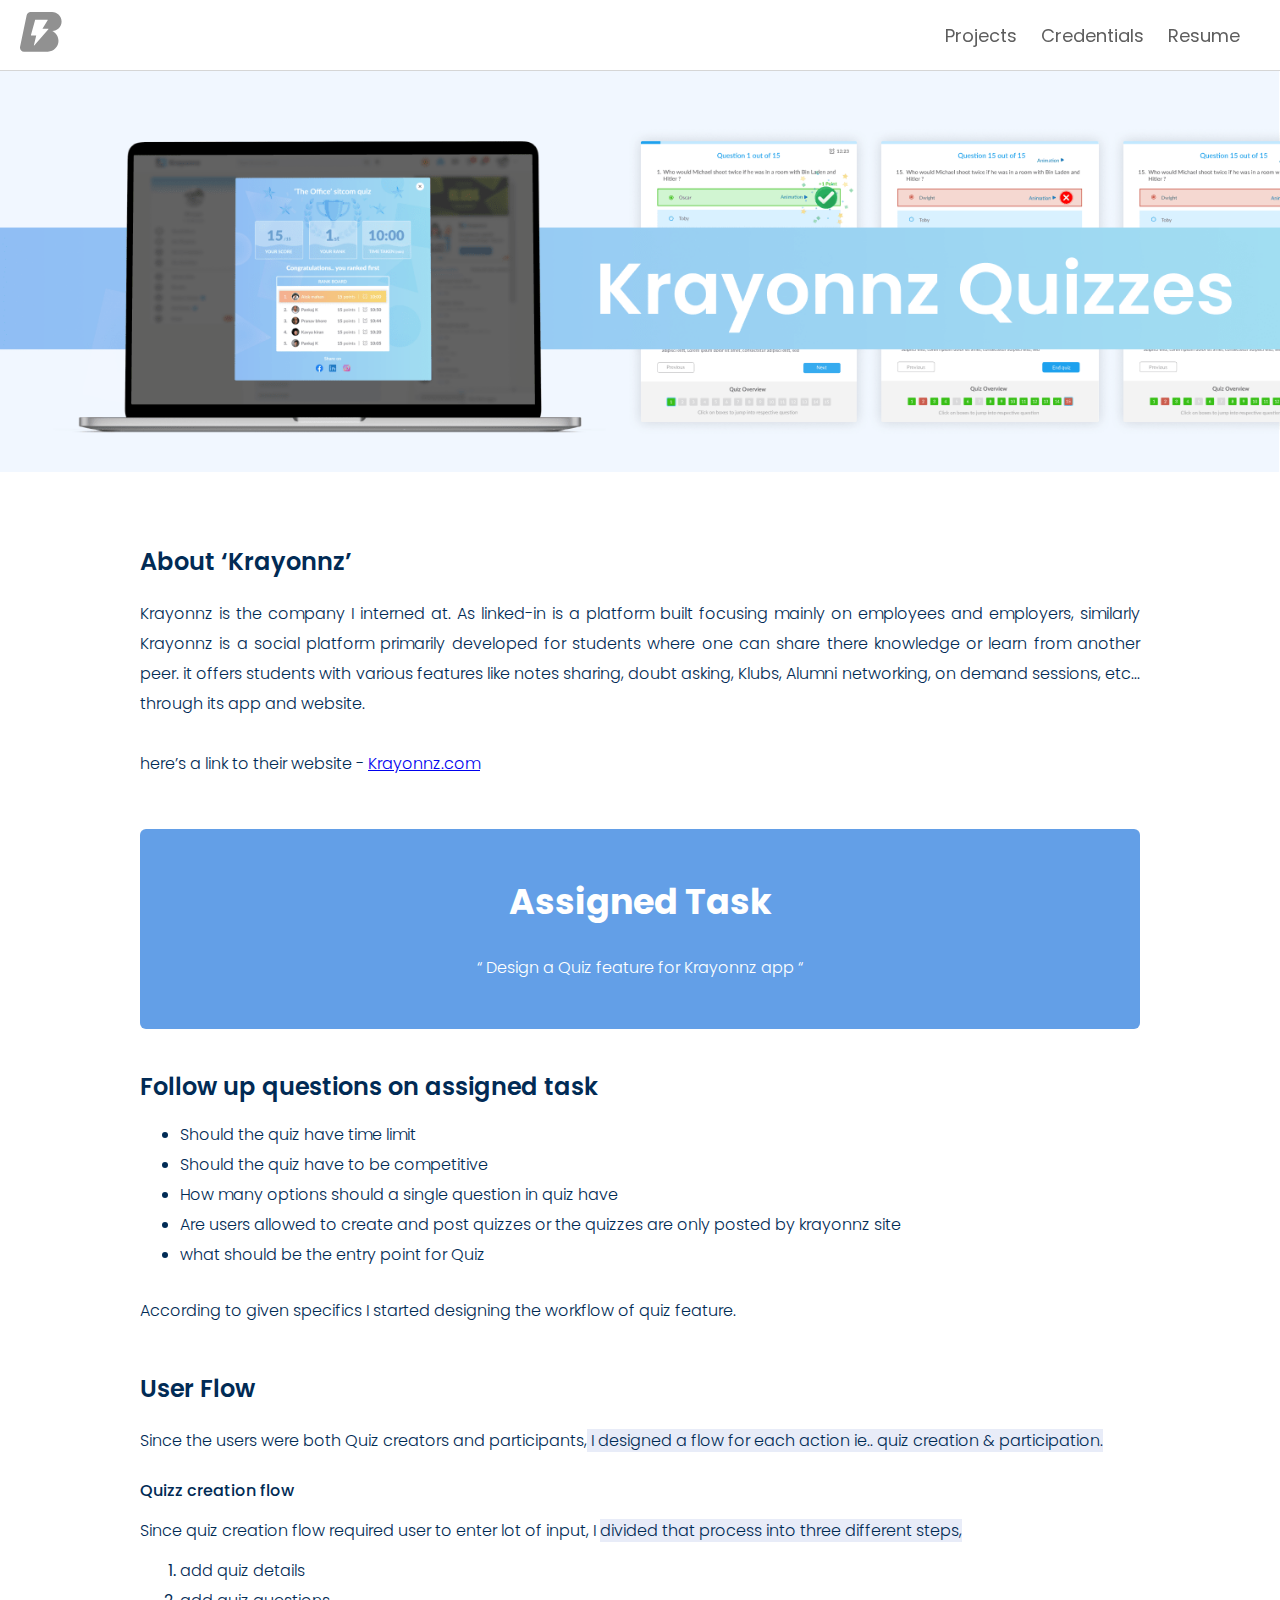
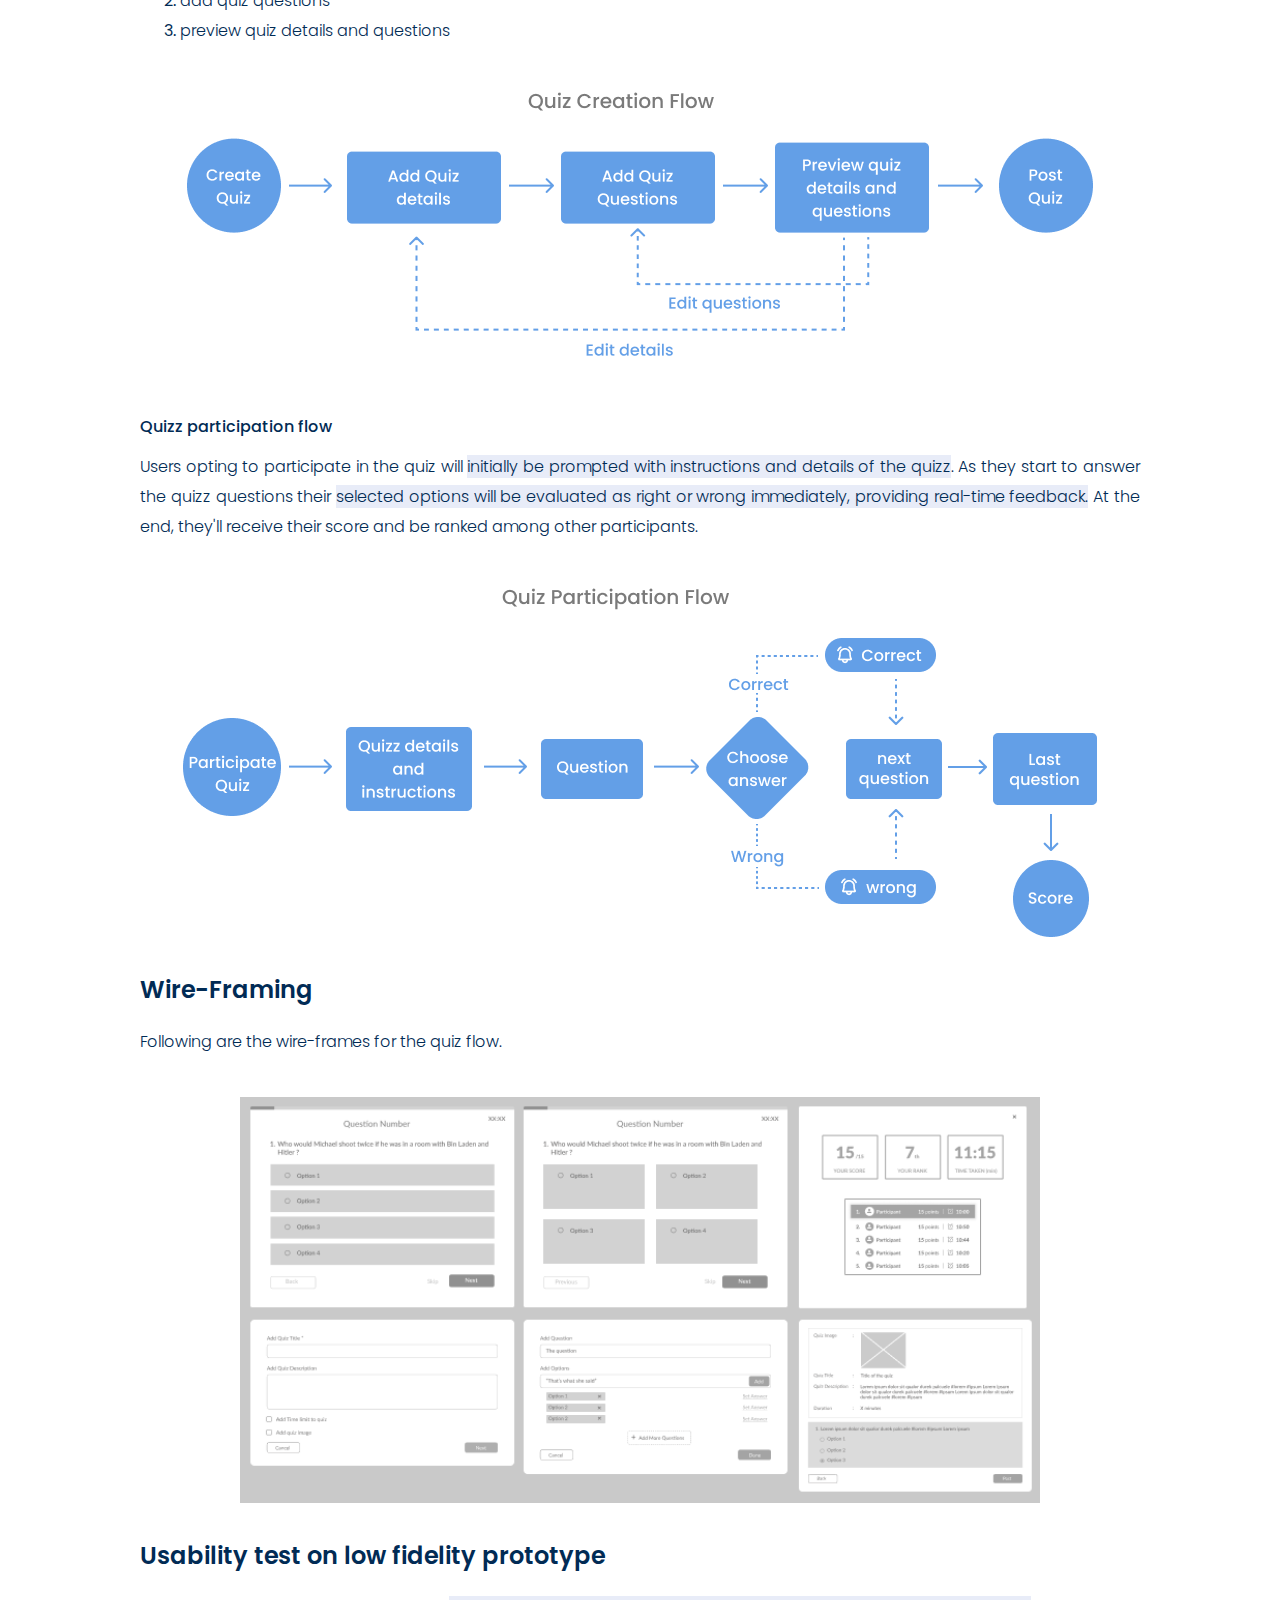
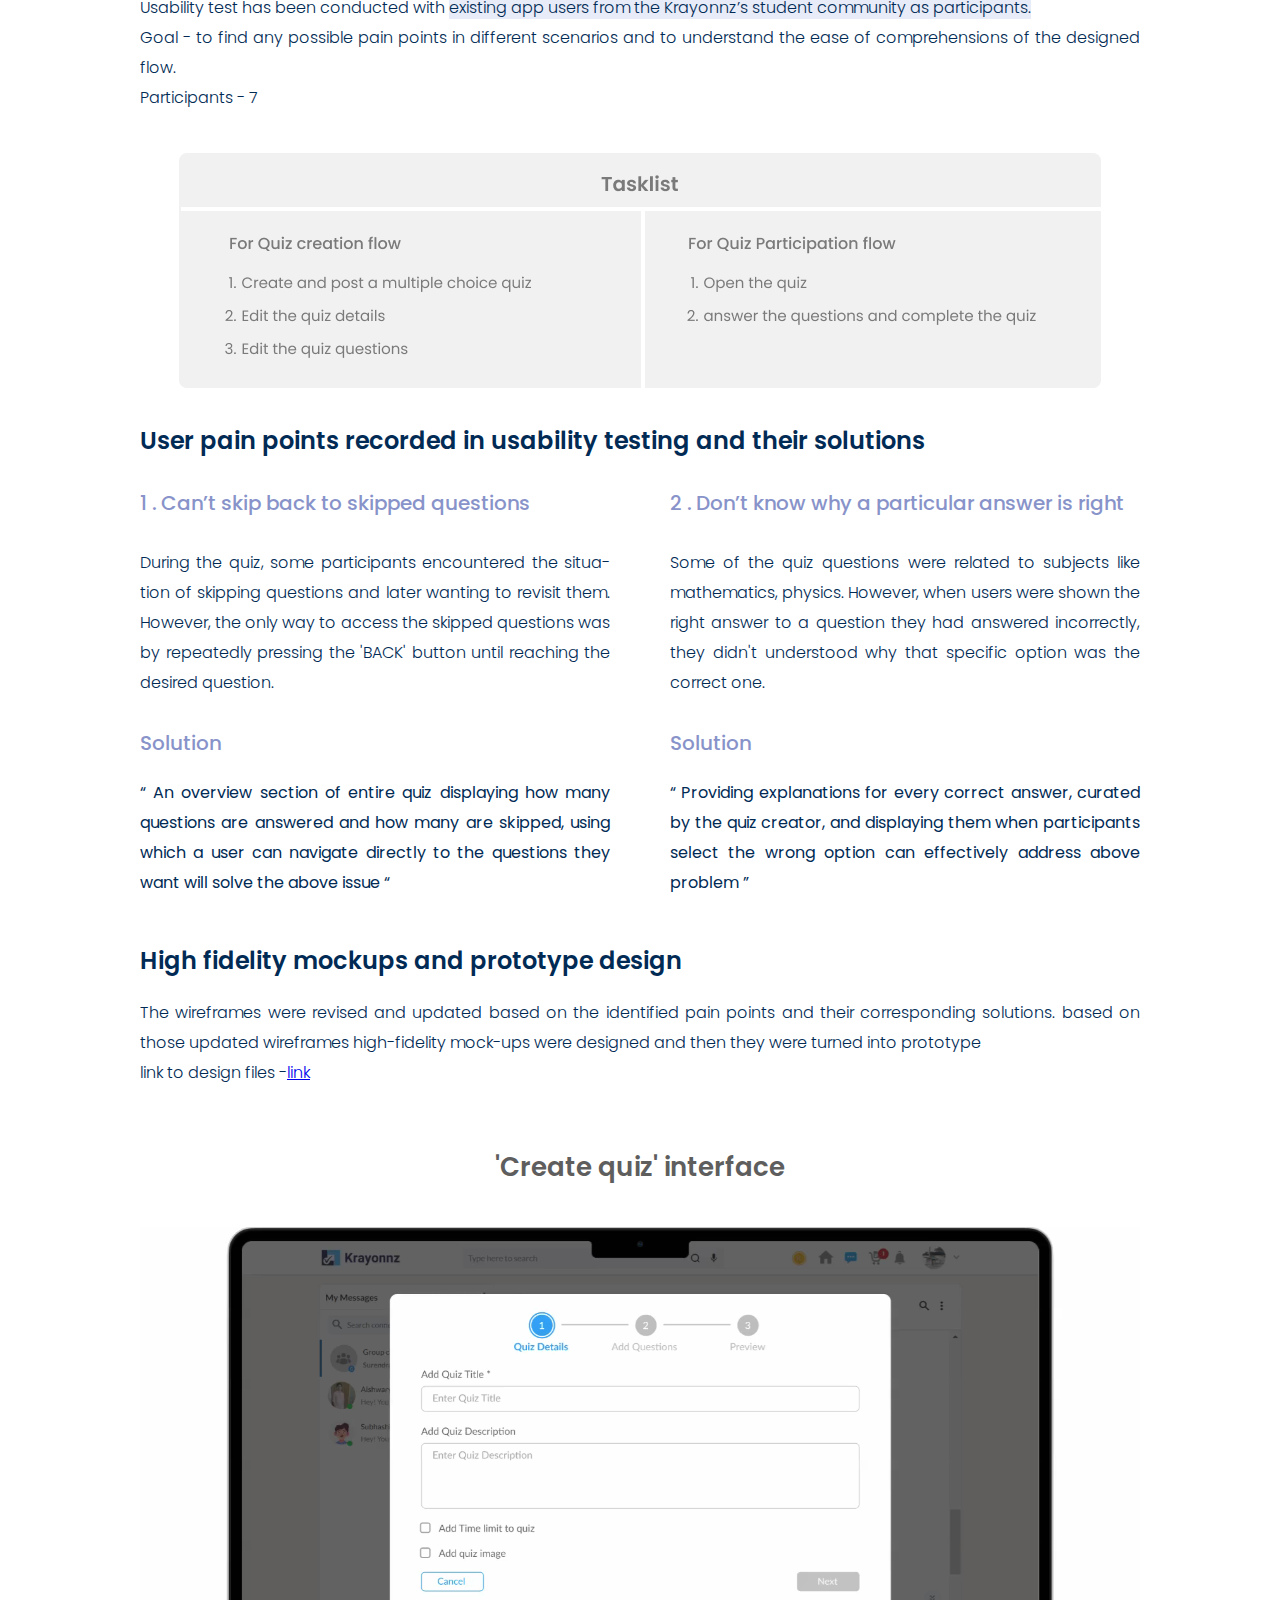
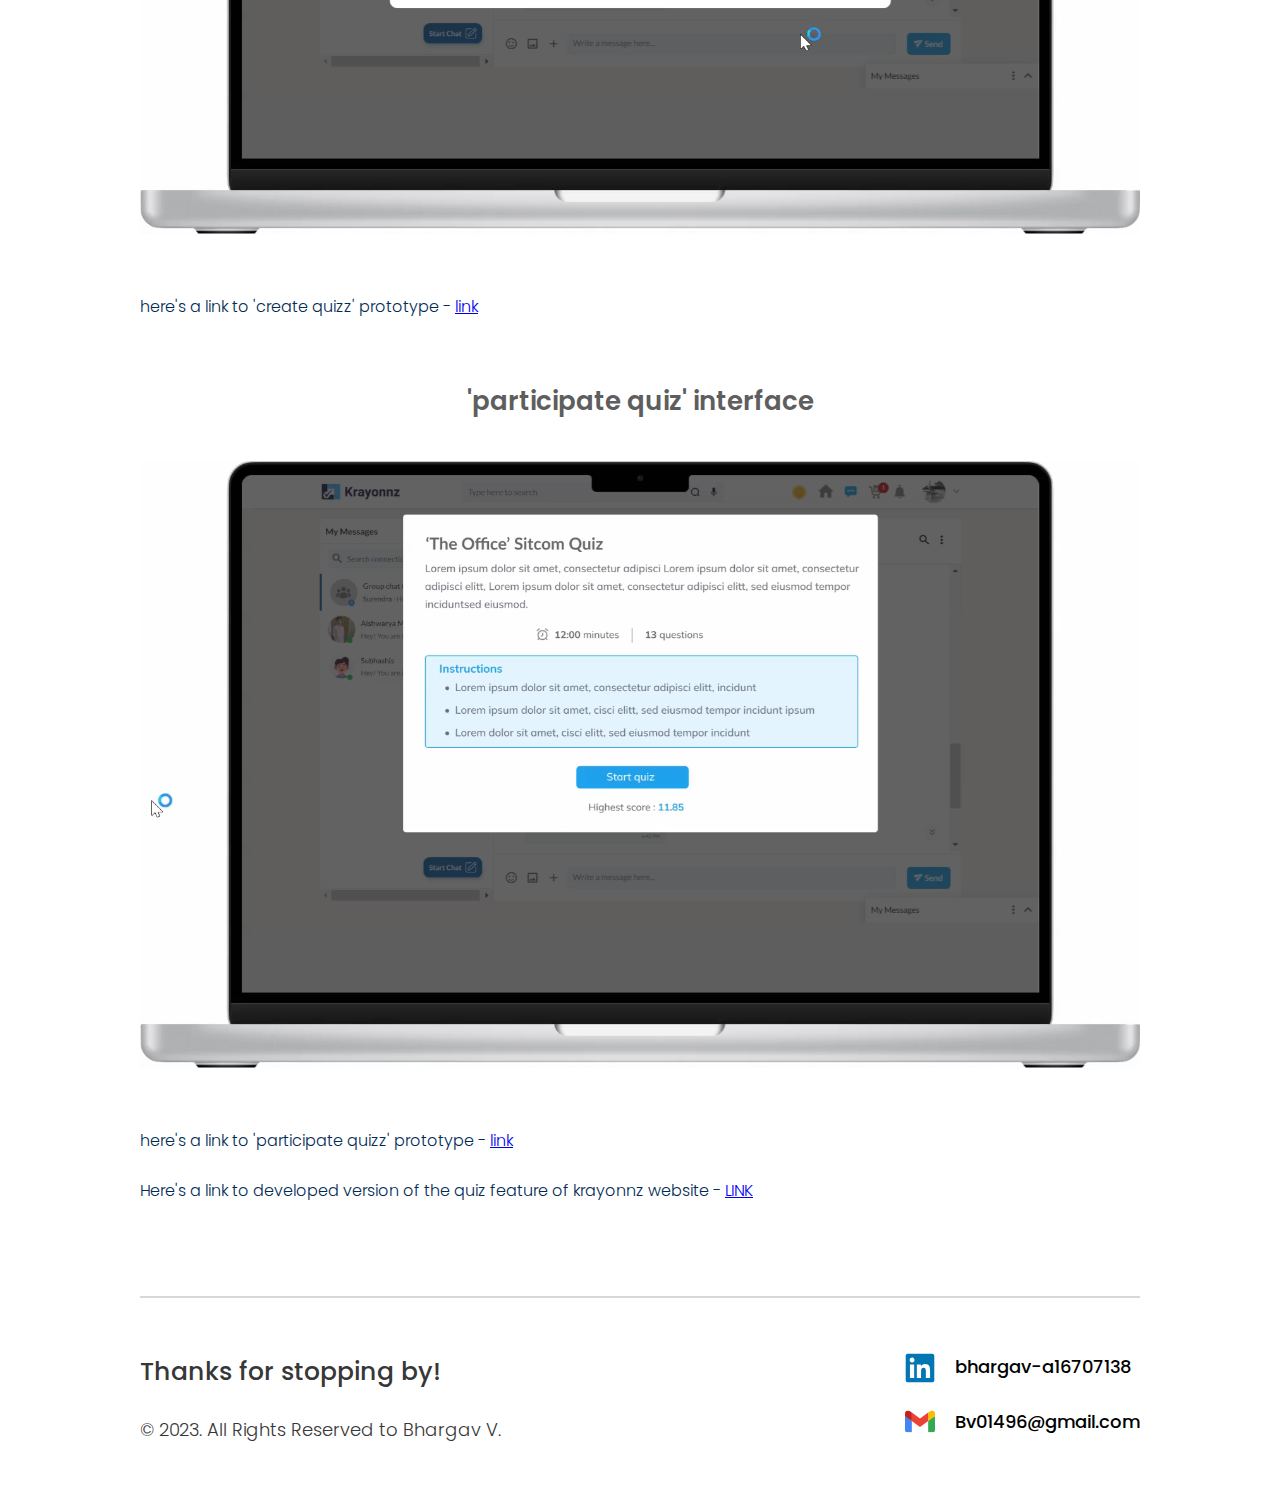
<file: projects/quizz.html>
<!DOCTYPE html>
<html lang="en">
<head>
  <meta charset="UTF-8">
  <meta http-equiv="X-UA-Compatible" content="IE=edge">
  <meta name="viewport" content="width=device-width, initial-scale=1.0">
    <title>Krayonnz quizzes</title>
    <link rel="stylesheet" type="text/css" href="../css/quizz.css">
    <link rel="stylesheet" type="text/css" href="../css/comman.css">
    <link rel="icon" href="./images/logo.svg" type="png">
    <link
    href="https://fonts.googleapis.com/css2?family=Poppins:ital,wght@0,100;0,200;0,300;0,400;0,500;0,600;0,700;0,800;0,900;1,100;1,300&display=swap"
    rel="stylesheet">

  <script type="text/javascript">
    (function(c,l,a,r,i,t,y){
        c[a]=c[a]||function(){(c[a].q=c[a].q||[]).push(arguments)};
        t=l.createElement(r);t.async=1;t.src="https://www.clarity.ms/tag/"+i;
        y=l.getElementsByTagName(r)[0];y.parentNode.insertBefore(t,y);
    })(window, document, "clarity", "script", "hk8liex5x4");
</script>
</head>
<body>
  <header>
    <nav class="navbar">
			<a href="/" class="logo">
				<img src="../new images/project 1/logo2.svg">
			</a>
      <div class="hamburger">
        <img src="../new images/hamburger-menu-gray.svg" alt="">
      </div>
			<div class="navcont">
				<a class="nav-link" href="../index.html#proj">Projects</a>
				<a class="nav-link" href="./credentials.html">Credentials</a>
        <a class="nav-link" target="_blank" href="https://drive.google.com/file/d/1rPjjLVpaLTO8pKuEuuFdHhMyvwhbDc-S/view?usp=drive_link">Resume</a>
        <img class="cancel" src="../new images/cancel-48.png" alt="">
			</div>
		</nav>
    <img class="hero-img" src="../new images/quizz/Frame 1129.png" alt="">
  </header>
    <main>
    <h2 class="heading">About ‘Krayonnz’</h2>
    <p  class="text">
        Krayonnz is the company I interned at. As linked-in is a platform built focusing mainly on employees and employers, similarly Krayonnz is a social platform primarily developed for students where one can share there knowledge or learn from another peer. it offers students with various features like notes sharing, doubt asking, Klubs, Alumni networking, on demand sessions, etc... through its app and website. <br><br>
        here’s a link to their website - <a target="_blank" href="https://www.krayonnz.com/">Krayonnz.com</a>   
    </p>
    <div class="big-container">
        <h1 class="big-heading">
            Assigned Task
        </h1>
        <p style="color: rgb(255, 255, 255); text-align:center; padding:0%" class="text">“ Design a Quiz feature for  Krayonnz app “</p>
      </div>
      <h2 class="heading">Follow up questions on assigned task</h2>
      <ul>
          <li><p class="text">Should the quiz have time limit</p></li>
          <li><p class="text">Should the quiz have to be competitive</p></li>
        <li><p class="text">How many options should a single question in quiz have</p></li>
        <li><p class="text">Are users allowed to create and post quizzes or the quizzes are only posted by krayonnz site</p></li>
        <li><p class="text">what should be the entry point for Quiz</p></li>
    </ul>
    <p class="text">According to given specifics I started designing the workflow of quiz feature.</p>
    
    <h2 class="heading">User Flow</h2>

    <p class="text">Since the users were both Quiz creators and participants,<span class="highlight"> I designed a flow for each action ie.. quiz creation & participation.</span></p>
    <p style="font-weight: 500; padding-bottom: 0" class="text">Quizz creation flow</p>
    <p class="text">Since quiz creation flow required user to enter lot of input, I <span class="highlight"> divided that process into three different steps,</span> </p>
    <ol style="margin:0 ;">
        <li><p class="text">add quiz details</p></li>
        <li><p class="text">add quiz questions</p></li>
        <li><p class="text">preview quiz details and questions</p></li>
    </ol>
    <img src="../new images/quizz/Frame 1130.png" alt="">
    <p style="font-weight: 500; padding-bottom: 0" class="text">Quizz participation flow</p>
    <p class="text">Users opting to participate in the quiz will <span class="highlight"> initially be prompted with instructions and details of the quizz</span>. As they start to answer the quizz questions their <span class="highlight"> selected options will be  evaluated as right or wrong immediately, providing real-time feedback.</span> At the end, they'll receive their score and be ranked among other participants.</p>
    <img src="../new images/quizz/Frame 1131 (1).png" alt="">

    <h2 class="heading">Wire-Framing</h2>
    <p class="text">Following are the wire-frames for the quiz flow.</p>
    <img style="width: 80%; display:block; margin: 30px auto" src="../new images/quizz/wireframe (3).png" alt="">

    <h2 class="heading">Usability test on low fidelity prototype</h2>
    <p class="text">Usability test has been conducted with <span class="highlight"> existing app users from the Krayonnz’s student community as participants.</span><br>Goal - to find any possible pain points in different scenarios and to understand the ease of comprehensions of the designed flow.<br>Participants - 7</p>
    <img  src="../new images/quizz/task list.png" alt="">

    <h2 class="heading">User pain points recorded in usability testing and their solutions</h2>
    
    <div class="brainstorming-table">
        <div class="brainstorming-column">
          <p class="table-heading">
            1 . Can’t skip back to skipped questions
          </p>
          <p class="text">During the quiz, some participants encountered the situation of skipping questions and later wanting to revisit them. However, the only way to access the skipped questions was by repeatedly pressing the 'BACK' button until reaching the desired question. </p>
        </div>
        <div class="brainstorming-column">
          <p class="table-heading">
            2 . Don’t know why a particular answer is right 
          </p>
          <p  class="text">Some of the quiz questions were related to subjects like mathematics, physics. However, when users were shown the right answer to a question they had answered incorrectly, they didn't  understood why that specific option was the correct one.</p>
        </div>
      </div>
      <div class="brainstorming-table">
        <div class="brainstorming-column">
          <p class="table-heading">
            Solution
          </p>
          <p style="font-weight: 400;padding-top:0px" class="text">“   An overview section of entire quiz displaying how many questions are answered and how many are skipped, using which a user can navigate directly to the questions they want will solve the above issue   “</p>
        </div>
        <div class="brainstorming-column">
          <p class="table-heading">
            Solution
          </p>
          <p style="font-weight: 400;padding-top:0px" class="text">“   Providing explanations for every correct answer, curated by the quiz creator, and displaying them when participants select the wrong option can effectively address above problem   ”</p>
        </div>
      </div>
      <h2 class="heading">High fidelity mockups and prototype design</h2>
    <p class="text">The wireframes were revised and updated based on the identified pain points and their corresponding solutions. based on those updated wireframes high-fidelity mock-ups were designed and then they were turned into prototype
      <br>    link to design files -<a target="_blank" href="https://www.figma.com/file/v7LxJcFbwnXikDsun24m1M/Designs-linked-from-portfolio?type=design&node-id=19%3A1047&t=0x26Cdyl1B40vRlg-1">link</a></p>

    
    <p class="center-text"> 'Create quiz' interface</p>
    <video class="proto-video1" style="width:100%; margin: 40px 0" src="../new images/quizz/20230522_191934.mp4" autoplay loop></video>
    <p class="text">here's a link to 'create quizz' prototype - <a target="_blank" href="https://www.figma.com/proto/v7LxJcFbwnXikDsun24m1M/Designs-linked-from-portfolio?type=design&node-id=19-1980&scaling=min-zoom&page-id=17%3A696&starting-point-node-id=19%3A1980">link</a></p>

    <p class="center-text"> 'participate quiz' interface</p>
    <video class="proto-video2" style="width:100%; margin: 40px 0" src="../new images/quizz/20230522_194719.mp4" autoplay loop></video>
    <p class="text">here's a link to 'participate quizz' prototype - <a target="_blank" href="https://www.figma.com/proto/v7LxJcFbwnXikDsun24m1M/Designs-linked-from-portfolio?type=design&node-id=19-1983&scaling=min-zoom&page-id=17%3A696&starting-point-node-id=19%3A1983&show-proto-sidebar=1">link</a></p>
    
    <p class="text">Here's a link to developed version of the quiz feature of krayonnz website - <a target="_blank" href="https://www.krayonnz.com/user/klub/63451c4dc4c2dd005889f6f3/quiz"> LINK</a></p>


      
    <footer>
      <span>
        <p class="footp">Thanks for stopping by!</p>
        © 2023. All Rights Reserved to Bhargav V.
      </span>
      <span class="right-span">
        <div class="foot-right">
          <img src="../new images/devicon_linkedin.svg" alt="">
          <a href="https://www.linkedin.com/in/bhargav-v-a16707138/" target="_blank">bhargav-a16707138 </a>
        </div>
        <div class="foot-right">
          <img src="../new images/logos_google-gmail.svg" alt="">
          <a href="mailto:Bv01496@gmail.com" target="_blank">Bv01496@gmail.com  </a>
        </div>
  
      </span>
    </footer>
<script src="../js/project1.js"></script>
<script src="../comman.js"></script>
</body>
</html>
</file>
<file: css/book-let.css>
main{
    max-width: 1000px;
    margin: 0 auto;
  }

  .big-container{
    display: flex;
    flex-direction: column;
    background-color: #639FE7;
    height: 200px;
    justify-content: center;
    align-items: center;
    gap: 25px;
    margin: 40px auto;
    border-radius: 6px;
  }

  .big-heading{
    margin: 0;
    font-weight: 700;
    font-size: 35px;
    color: #ffffff;
      }
  .booklet-page-container{
    display: flex;
    flex-direction: column;
    margin: 0 auto;
    width: 85%;
  }
  .booklet-page{
    padding-top: 40px;
  }
  footer{
    display: flex;
    justify-content: space-between;
    margin: 80px auto 30px;
    font-size: 18px;
    font-weight: 300;
    color: #373737;
    border-top: 2px solid rgb(215, 215, 215);
    padding-top: 30px;
  }
  .foot-right{
    display: flex;
    align-content: center;
    margin: 25px 0;
  }
  .foot-right> a{
    text-decoration: none;
    color: #000;
    font-weight: 500;
    margin-left: 20px;
  
  }
  .foot-right > img {
    width: 30px;
  }
</file>
<file: css/comman.css>
body {
    font-family: Poppins, sans-serif;
    overflow-x: hidden;
    padding: 0;
    margin: auto;
  
  }
  body::-webkit-scrollbar {
    display: none;
  }
  
  .navbar {
    position: sticky;
    top: 0;
    z-index: 99;
    background-color: rgba(255, 255, 255, 0.7);
    backdrop-filter: blur(10px);
    height: 70px;
    display: flex;
    justify-content: space-between;
    align-items: center;
    padding: 0 20px;
    border-bottom: 1px solid #d6d6d6;
  }
  .nav-link {
  color: #5E5E5E;
  text-decoration: none;
  margin-right: 20px;
  font-size: 18px;
  font-weight: light;
  transition: all 0.1s ease-in-out;
  }
  .hamburger{
    display: none;
  }
  .cancel{
    display: none;
  }
  .nav-link:hover {
    color: #000000;
  }
  .hero-img{
    width: 100%;
    margin-bottom: 30px;
  }
  main{
    max-width: 1000px;
    margin: 0 auto;
  }
  .heading{
    font-size: 24px;
    color: #012B55;
    font-weight: 600;
    margin: 35px 0 10px 0;
  }
  .text{
    font-size: 16px;
    color: #012B55;
    font-weight: 300;
    text-align: justify;
    width: 100%; 
    max-width: 1120px; 
    margin: 0 auto;
    padding-top: 10px;
    padding-bottom: 10px;
    line-height: 30px;
    /* word-wrap: break-word; */
    hyphens: auto;
    /* overflow-wrap: break-word; */
  }

  .center-text{
    display: block;
    text-align: center;
    margin: 50px 30px 0 30px ;
    font-weight: 600;
    color: #5E5E5E;
    font-size: 26px;
  }

  footer{
    display: flex;
    justify-content: space-between;
    margin: 80px auto 30px;
    font-size: 18px;
    font-weight: 300;
    color: #373737;
    border-top: 2px solid rgb(215, 215, 215);
    padding-top: 30px;
  }
  .foot-right{
    display: flex;
    align-content: center;
    margin: 25px 0;
  }
  .foot-right> a{
    text-decoration: none;
    color: #000;
    font-weight: 500;
    margin-left: 20px;
  
  }
  .foot-right > img {
    width: 30px;
  }
  ul> li > .text {
    padding-bottom: 0;
  }
  ol > li > .text {
    padding-bottom: 0;
  }
  .footp{
    font-size: 25px;
    font-weight:500
  }



  @media (max-width: 830px) {
    main > img {
      width: 100%;
    }
    .hamburger{
      display: block;
      scale: .7;
      /* padding: 0 10px 0 0; */
      /* transform: scale(.7); */
  
    }
    html {
      overflow-x: hidden;
    }
    .logo{
      width: 40px;
      /* position: absolute; */
      /* left: 50%; */
      transform: scale(.7);
      /* transform: ; */
    }
    .navcont{
      position: absolute;
      top: -400px;
      left: 0%;
      display: flex;
      flex-direction: column;
      background-color: rgb(255, 255, 255);
      backdrop-filter: blur(10px);
      width: 100%;
      border-radius: 10px;
      box-shadow: 2px 5px 20px #bebdbd;
      transition: all.3s ease-in;
    }
  
    .nav-link{
      display: block;
      text-align: center;
      padding: 30px 0;
      margin: 0;
      border-bottom: 0.1px solid rgb(219, 218, 218);
      
    }
    .nav-link:nth-child(3) {
      border-radius: 10px;
    }
    .navbar{
      height: 60px;
    }
    .cancel{
      display: block;
      width: 20px;
      height: 20px;
      position: absolute;
      top: 110%;
      left: 50%;
      transform: translate(-50%, 0);
      padding: 15px;
      background-color: rgb(255, 255, 255);
      border-radius: 50%;
      box-shadow: 2px 5px 20px #a5a5a5;   
    }
    .text{
      font-size: 14px;
      /* color: #012B55; */
      /* font-weight: 300; */
      /* text-align: justify; */
      width: 100%; 
      /* max-width: 350px;  */
      margin: 0 auto;
      padding: 5px 0;
      line-height: 25px;
      word-wrap: break-word;
    }
    main{
      margin: 0 20px;
    }
    .heading{
      font-size: 18px;
      margin: 15px 0 5px 0;
    }
    .footp{
      font-size: 14px;
      margin: 14px 0;
    }
    .foot-right{
      display: flex;
      flex-direction: column;
      align-items: end;
      margin: 10px 0;
    }
    .foot-right>a{
      display: none;
    }
    footer{
      margin-top: 100px;
    }
    .right-span{
      display: flex;
      flex-direction: column;
      height: 70px;
      
      /* align-items: start; */
    }
    footer > span {
      font-size: 12px;
      /* height : 30px */
    
    }
    .foot-right > img{
      width: 25px;
    }
    .center-text{
      font-size: 18px;
    }
  }
</file>
<file: css/credentials.css>
html{
  overflow-x: hidden;
}
body {
  font-family: Poppins, sans-serif;
  margin: 0;
  padding: 0;
  background-color: #1d1d1e;
}
body::-webkit-scrollbar {
  display: none;
  background-color: transparent;
}
body::-webkit-scrollbar-track {
  background-color: transparent;
}
body::-webkit-scrollbar-thumb {
  background-color: #242424;
    border-left: 7px solid transparent;
    border-right: 7px solid transparent;
    border-radius: 8px;
    background-clip: content-box;
}
#particles-js{
  height: 100%;
  width: 100%;
  overflow-y: hidden;
  position: fixed;
  z-index: -99;
  
 }
 .navbar {
  position: sticky;
  top: 0;
  z-index: 99;
  backdrop-filter: blur(10px);
  height: 70px;
  display: flex;
  justify-content: space-between;
  align-items: center;
  padding: 0 20px;
}
.hamburger{
  display: none;
}
.cancel{
  display: none;
}
.nav-link {
  color: #ffffff;
  text-decoration: none;
  margin-right: 20px;
  font-size: 18px;
  font-weight: light;
  transition: all 0.3s ease-in-out;
}

.nav-link:hover {
  color: #bbbaba;
}
#particles-js{
  height: 100%;
  width: 100%;
  overflow-y: hidden;
  position: fixed;
  z-index: -99;
  
 }
 header{
  position: relative;
 }
 main{
  margin: 0 180px;
}
main > img {
  display: block;
  margin: 15px auto;
  width: 100%;
}
.int-cir{
  width: 800px;
}
.sub-h{
  color: #fff;
  font-size: 25px;
  font-weight: 500;
  display: block;
  text-align: center;
  margin-top: 80px;
}
.cred{
  color: #fff;
  font-size: 50px;
  display: block;
  text-align: center;
}
.internship{
  color: #fff;
  width: 800px;
}
.completion-certificate{
  width: 600px;
}
.completion-certificate,.google-certificates{
  padding: 15px 0 40px 0;

}
.google-certificates{
  display: grid;
  justify-content: center;
  row-gap: 35px;
  column-gap: 35px;
  margin: 0 auto;
  justify-items: center;
  grid-template-rows: repeat(4,auto) ;
  grid-template-columns: 1fr 10px 10px 10px 1fr;
}
.google-certificates>*{
  width: 550px;
}
.google-certificates>.l{
  grid-column: 1/3;
}
.google-certificates>.c{
  grid-column: 2/5;
}
.google-certificates>.r{
  grid-column: 4/6;
}
.marksCard{
  width: 500px;
}
.qualification-certificates{
  display: flex;
  justify-content: space-evenly;
  padding: 15px;
}
.text{
  color: #fff;

  display: block;
  text-align: center;
}
footer{
  display: flex;
  justify-content: space-between;
  margin: 200px auto 30px;
  font-size: 18px;
  font-weight: 300;
  color: #ffffff;
  border-top: 2px solid rgb(215, 215, 215);
  padding-top: 30px;
}
.foot-right{
  display: flex;
  align-content: center;
  margin: 25px 0;
}
.foot-right> a{
  text-decoration: none;
  color: #ffffff;
  font-weight: 500;
  margin-left: 20px;

}
.foot-right > img {
  width: 30px;
}
.footp{
  font-size: 25px;
  font-weight:500
}


@media (max-width: 767px) {
  body{
    overflow-x: hidden;
  }
  .hamburger{
    display: block;
    scale: .5;
    /* padding: 0 10px 0 0; */
    /* transform: scale(.7); */

  }
  .logo{
    width: 40px;
    /* position: absolute; */
    /* left: 50%; */
    transform: scale(.7);
    /* transform: ; */
  }
  .navcont{
    position: absolute;
    top: -400px;
    left: 0%;
    /* padding-top: 30px; */
    display: flex;
    flex-direction: column;
    background-color: rgb(26, 26, 25);
    backdrop-filter: blur(10px);
    /* opacity: .7; */
    /* height: 50vh; */
    width: 100%;
    border-radius: 10px;
    box-shadow: 2px 5px 20px #232323;
    transition: all.3s ease-in;
    /* backdrop-filter: blur(30px); */
  }
  .int-cir{
    width: 100%;
  }
  .nav-link{
    display: block;
    text-align: center;
    padding: 30px 0;
    border-bottom: 0.1px solid rgb(50, 50, 50);
    margin: 0;
  
  }
  .nav-link:nth-child(3) {
    border-radius: 10px;
    /* border: none; */
  }
  .navbar{
    /* padding: 5px 10px; */
    height: 60px;
    /* justify-content: flex-start; */
    /* position: sticky; */
  }
  .cancel{
    display: block;
    width: 20px;
    position: absolute;
    top: 110%;
    left: 50%;
    transform: translate(-50%, 0);
    padding: 15px;
    background-color: rgb(26, 26, 25);
    border-radius: 50%;
    box-shadow: 2px 5px 20px #232323;
    border: 0.1px solid rgb(102, 102, 102); 
  }
  .google-certificates>*{
    width: 100%;
  }
  .google-certificates{
    display: flex;
    flex-direction: column;
  }
  .qualification-certificates {
    flex-direction: column;
  }
  .marksCard{
    width: 100%;
  }
  .r{
    display: none;
  }
  main{
    margin: 0 20px;
  }
  .footp{
    font-size: 14px;
  }
  .foot-right{
    display: flex;
    flex-direction: column;
    align-items: end;
    margin: 10px 0;
  }
  .foot-right>a{
    display: none;
  }
  footer{
    margin-top: 100px;
  }
  .right-span{
    display: flex;
    flex-direction: column;
    height: 70px;
    
    /* align-items: start; */
  }
  footer > span {
    font-size: 12px;
    /* height : 30px */
  
  }
  .foot-right > img{
    width: 25px;
  }
}
</file>
<file: css/mobile-designs.css>
main > img {
    display: block;
    margin: 15px auto;
    width: 100%;
  }
</file>
<file: css/posters.css>
.big-container{
    display: flex;
    flex-direction: column;
    background-color: #639FE7;
    height: 200px;
    justify-content: center;
    align-items: center;
    gap: 25px;
    margin: 40px auto;
    border-radius: 6px;
  }
  .big-heading{
    margin: 0;
    font-weight: 700;
    font-size: 35px;
    color: #ffffff;
      }

  main > img {
    display: block;
    margin: 15px auto;
    width: 100%;
  }
  @media (max-width: 767px) {
    .big-heading{
      font-size: 15px;
    }
  }
</file>
<file: css/project1.css>
*{
  margin: 0;
  padding: 0;
}
.persona-heading{
  font-size: 24px;
  color: #012B55;
  font-weight: 600;
  text-align: center;
  padding : 20px;
}
.persona-img{
  display: block;
  margin: 0 auto;
  width: 600px;
}
.carousel {
  /* height: 690px; */
  position: relative;
  display: block;
}
.images{
  height: 750px;
  transition: opacity 0.5s ease-in-out, transform 0.5s ease-in-out;
}

.carousel img {
  width: 100%;
  height: 100%;
  position: absolute;
  top: 0;
  left: 0;
}
.carousel img:nth-child(2) {
  transform: translateX(1000px);
}
.nav-btn {
  position: absolute;
  top: 50%;
  transform: translateY(-50%);
  width: 50px;
  height: 50px;
  border-radius: 50%;
  cursor: pointer;
  display: flex;
  justify-content: center;
  align-items: center;
}

.nav-btn svg {
  width: 20px;
  fill: rgb(105, 105, 105);
}

.prev-btn {
  left: 20px;
  transition: background-color 0.5s ease-in-out;
  
}

.next-btn {
  transition: background-color 0.5s ease-in-out;
  background-color: rgb(232, 232, 232);
  right: 20px;
}
.highlight {
  background-color: #f0eef9;
  background-size: 20%;
}
main >img{
  padding: 15px 0 20px 0;
  display: block;
  margin: 0 auto;
  width: 100%;
}
ol{
  position: relative;
  margin: auto;
  padding-left: 25px;
}
.big-heading-container{
  position: relative;
  margin: 70px 0 25px 0;
}
.big-heading-subcontainer{
  display: flex;
}
.big-heading1{
  padding: 30px 0px 30px 0;
  top: 65px;
  font-weight: 700;
  font-size: 35px;
  color: #747FBB;
}
.big-heading{
  padding: 20px 0px 20px 30px;
  top: 65px;
  font-weight: 700;
  font-size: 35px;
  color: #747FBB;
}
.bg-box{
  position: absolute;
  left: -500px;
  right: 0;
  z-index: -100;
  height: 120px;
  width: 200%;
  background-color: #EFECFF;
}

.delivey-price{
  position: absolute;
  top: 0;
  right: 0;
  padding: 20px 0 0 0;
}
.reason1, .reason2 {
  width: 730px;
}
.survey-pic-container{
  display: flex;
  justify-content: space-between;
  gap: 15px;
}
.survey-pic-container> img{
  width: 50%;
}

.insights-container{
  display: flex;
  justify-content: space-between;
}
.brainstorming-table{
  display: flex;
  justify-content: space-between;
}
.brainstorming-table > *{
  width: 47%;
}
.brainstorming-column{
  display: flex;
  flex-direction: column;  
}
.brainstorming-column > .text {
  font-size: 14px;
  font-weight: 300; 
  font-size: 16px; 
  hyphens: auto;
  padding-top:0px
}
.table-heading{
font-weight: 500;
font-size: 20px;
color: #8893CA;
margin: 20px 0;
}
.inferior{
font-size: 14px;
font-weight: 300;
}
.prototype-container{
  width: 900px;
  display: flex;
  margin: 40px auto;
  justify-content: space-between;
  column-gap: 100px;
}
.first-section {
  flex: 1.3;
  display: flex;
  flex-direction: column;
  justify-content: center;
}
.second-section2 {
  flex: .7;
  display: flex;
  flex-direction: column;
  justify-content: center;
}
.proto {
  width:50%;
  margin:0;
  text-align: start;
}



@media(max-width: 830px){
  html{
    overflow-x: hidden;
  }
  .persona-heading{
    font-size: 18px; 
  }
  .persona-img{
    width: 100%;
  }
  .carousel{
    height: 370px;
  }
  .nav-btn{
    width: 40px;
    height: 40px;
    box-shadow: 5px 5px 15px rgb(71, 71, 71, .3);
  }
  .text{
    font-size: 12px;
  }
  .big-heading{
    font-size: 18px;
    padding: 20px;
  }
  .big-heading1{
    /* position: absolute; */
    font-size: 22px;
    /* padding: 30px 0; */
    /* transform: translate(0, 50%); */
    /* margin-bottom: 40px; */
  }
  .bg-box{
    height: 100px;
    left: -100px;
  }
  .big-heading-container{
    margin: 40px 0;
  }
  .big-heading-subcontainer > img {
    width: 40px;
  }
  .big-heading > .text {
    font-size: 12px;
    line-height: 18px;
  }
  .reasons{
    list-style-position: inside;
    padding: 0;
    /* display: inline; */
  }
  .delivey-price{
    display: block;
    margin: 0 auto;
    position: relative;
  }
  .reasons > li:first-child, .reasons > li:nth-child(2){
    width: 100%;
  }
  .survey-pic-container{
    display: flex;
    flex-direction: column;
  }
  .survey-pic-container >img{
    width: 100%;
  }
  .table-heading {
    font-size: 15px;
  }
  .brainstorming-column > .text {
    font-size: 14px;
    hyphens: auto;
  }
  .prototype-container.second{
    flex-direction: column-reverse;
    
  }
  .prototype-container{
    flex-direction: column;
  }
  .text.proto {
    width: 350px;
    margin: 0;
    padding-bottom: 30px;
  }
}
</file>
<file: css/quizz.css>
.big-container{
    display: flex;
    flex-direction: column;
    background-color: #639FE7;
    height: 200px;
    justify-content: center;
    align-items: center;
    gap: 25px;
    margin: 40px auto;
    border-radius: 6px;
  }
  .big-heading{
    margin: 0;
    font-family: 'Poppins';
    font-style: normal;
    font-weight: 700;
    font-size: 35px;
    line-height: 52px;
    color: #ffffff;
      }
  li::marker{
    color: #012B55;
  }
  li> .text{
    padding-top: 0;
  }
  .highlight {
    background-color: #e8ecf8;
    background-size: 20%;
  }
  main > img{
    display: block;
    margin: 30px auto;
  }

  .brainstorming-table{
    display: flex;
    justify-content: space-between;
  
  }
  .brainstorming-table > *{
    width: 47%;
  }
  .brainstorming-column{
    display: flex;
    flex-direction: column;  
  }
  .table-heading{
  font-weight: 500;
  font-size: 20px;
  color: #8893CA;
  }
</file>
